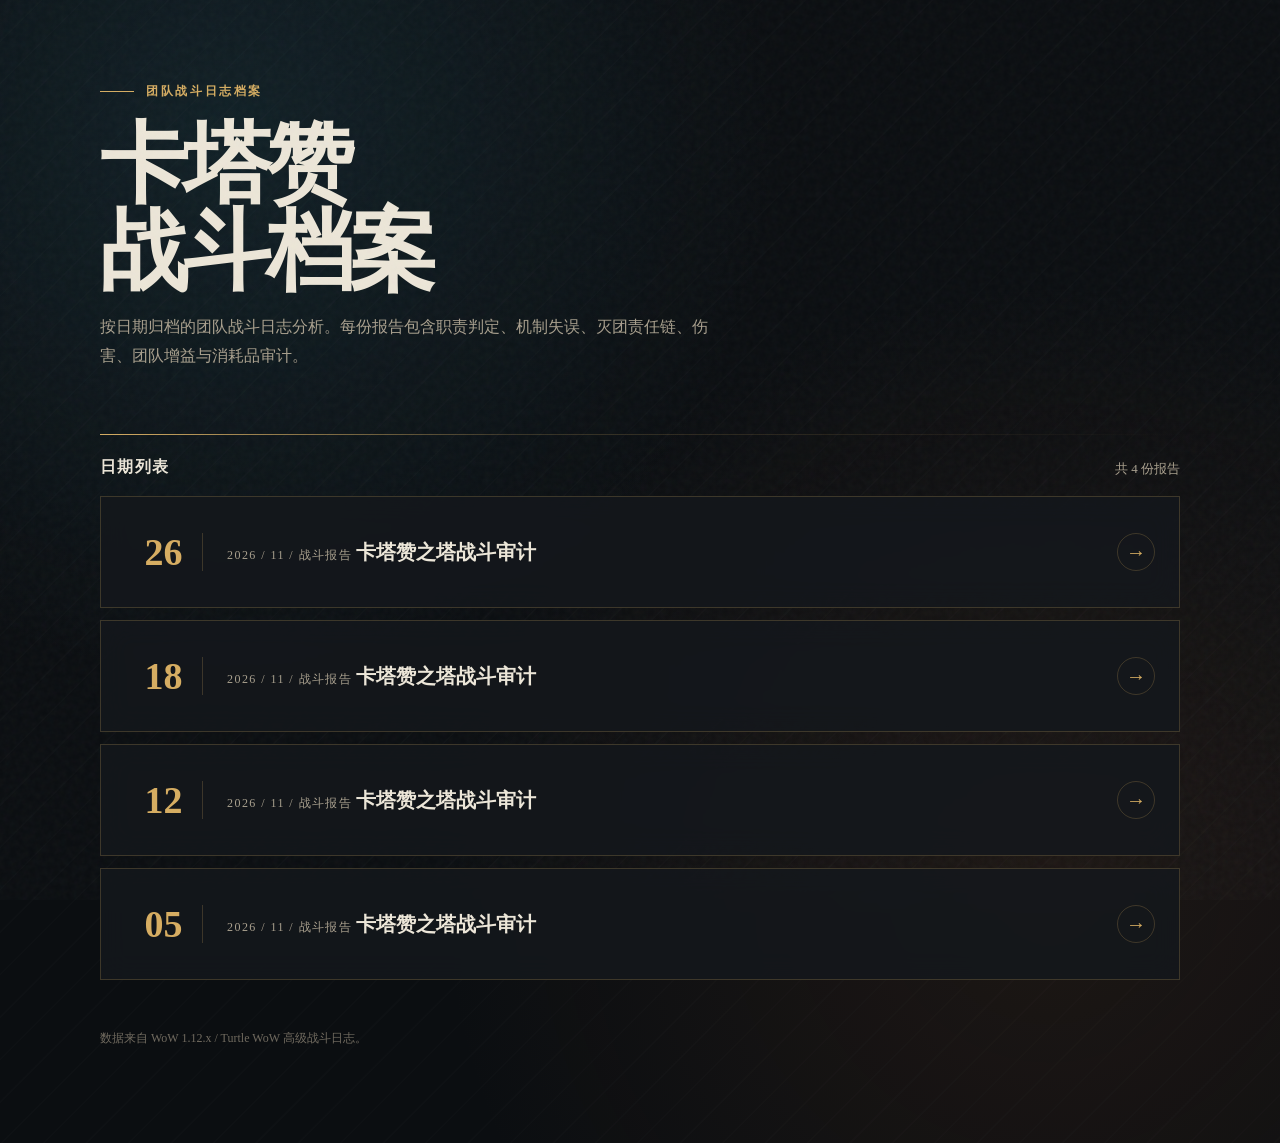
<file: index.html>
<!doctype html>
<html lang="zh-CN">
<head>
  <meta charset="utf-8">
  <meta name="viewport" content="width=device-width, initial-scale=1">
  <meta name="description" content="卡塔赞之塔团队战斗日志分析归档">
  <title>卡塔赞战斗档案</title>
  <style>
    :root {
      color-scheme: dark;
      --ink: #ece6d8;
      --muted: #a9a08e;
      --gold: #d6ad62;
      --gold-soft: rgba(214, 173, 98, .18);
      --line: rgba(214, 173, 98, .22);
      --panel: rgba(20, 24, 28, .86);
      --bg: #0b0e11;
    }
    * { box-sizing: border-box; }
    html { min-height: 100%; background: var(--bg); }
    body {
      min-height: 100vh;
      margin: 0;
      color: var(--ink);
      font-family: "Microsoft YaHei UI", "Noto Serif SC", serif;
      background:
        radial-gradient(circle at 18% 12%, rgba(36, 86, 102, .25), transparent 34rem),
        radial-gradient(circle at 82% 78%, rgba(107, 60, 33, .19), transparent 38rem),
        repeating-linear-gradient(135deg, transparent 0 28px, rgba(255,255,255,.012) 29px 30px),
        var(--bg);
    }
    body::before {
      content: "";
      position: fixed;
      inset: 0;
      pointer-events: none;
      opacity: .17;
      background-image: url("data:image/svg+xml,%3Csvg viewBox='0 0 180 180' xmlns='http://www.w3.org/2000/svg'%3E%3Cfilter id='n'%3E%3CfeTurbulence type='fractalNoise' baseFrequency='.8' numOctaves='3' stitchTiles='stitch'/%3E%3C/filter%3E%3Crect width='100%25' height='100%25' filter='url(%23n)' opacity='.22'/%3E%3C/svg%3E");
    }
    main { width: min(1080px, calc(100% - 40px)); margin: 0 auto; padding: 84px 0 96px; }
    .eyebrow {
      display: flex;
      align-items: center;
      gap: 12px;
      color: var(--gold);
      font: 600 12px/1.2 "Microsoft YaHei UI", sans-serif;
      letter-spacing: .22em;
      text-transform: uppercase;
    }
    .eyebrow::before { content: ""; width: 34px; height: 1px; background: var(--gold); }
    h1 {
      max-width: 780px;
      margin: 24px 0 18px;
      font-size: clamp(42px, 8vw, 88px);
      line-height: .98;
      letter-spacing: -.055em;
      font-weight: 800;
    }
    .intro { max-width: 620px; margin: 0; color: var(--muted); font-size: 16px; line-height: 1.8; }
    .rule { height: 1px; margin: 64px 0 22px; background: linear-gradient(90deg, var(--gold), var(--line) 38%, transparent); }
    .archive-head { display: flex; justify-content: space-between; align-items: end; gap: 20px; margin-bottom: 18px; }
    h2 { margin: 0; font-size: 16px; letter-spacing: .08em; }
    .count { color: var(--muted); font-size: 13px; }
    .reports { display: grid; gap: 12px; }
    .report {
      position: relative;
      display: grid;
      grid-template-columns: 78px 1fr auto;
      align-items: center;
      gap: 24px;
      min-height: 112px;
      padding: 20px 24px;
      overflow: hidden;
      color: inherit;
      text-decoration: none;
      border: 1px solid var(--line);
      background: var(--panel);
      backdrop-filter: blur(14px);
      transition: transform .25s ease, border-color .25s ease, background .25s ease;
      animation: reveal .55s both;
    }
    .report::after {
      content: "";
      position: absolute;
      inset: auto 0 0;
      height: 2px;
      background: var(--gold);
      transform: scaleX(0);
      transform-origin: left;
      transition: transform .3s ease;
    }
    .report:hover, .report:focus-visible {
      transform: translateX(8px);
      border-color: rgba(214, 173, 98, .58);
      background: rgba(27, 31, 35, .95);
      outline: none;
    }
    .report:hover::after, .report:focus-visible::after { transform: scaleX(1); }
    .day {
      color: var(--gold);
      font: 800 38px/1 Georgia, serif;
      text-align: center;
      border-right: 1px solid var(--line);
    }
    .meta { color: var(--muted); font-size: 12px; letter-spacing: .12em; }
    .title { margin-top: 7px; font-size: 20px; font-weight: 700; }
    .arrow {
      width: 38px;
      height: 38px;
      display: grid;
      place-items: center;
      border: 1px solid var(--line);
      border-radius: 50%;
      color: var(--gold);
      font-size: 20px;
    }
    footer { margin-top: 50px; color: #706a5f; font-size: 12px; }
    @keyframes reveal { from { opacity: 0; transform: translateY(14px); } }
    @media (max-width: 600px) {
      main { width: min(100% - 28px, 1080px); padding-top: 52px; }
      .rule { margin-top: 44px; }
      .report { grid-template-columns: 58px 1fr; gap: 16px; padding: 18px 16px; }
      .day { font-size: 30px; }
      .arrow { display: none; }
    }
    @media (prefers-reduced-motion: reduce) {
      .report { animation: none; transition: none; }
    }
  </style>
</head>
<body>
  <main>
    <div class="eyebrow">团队战斗日志档案</div>
    <h1>卡塔赞<br>战斗档案</h1>
    <p class="intro">按日期归档的团队战斗日志分析。每份报告包含职责判定、机制失误、灭团责任链、伤害、团队增益与消耗品审计。</p>
    <div class="rule"></div>
    <section aria-labelledby="archive-title">
      <div class="archive-head">
        <h2 id="archive-title">日期列表</h2>
        <span class="count">共 4 份报告</span>
      </div>
      <div class="reports">
        <a class="report" href="reports/2026-11-26/" style="animation-delay:0ms">
          <span class="day">26</span>
          <span>
            <span class="meta">2026 / 11 / 战斗报告</span>
            <span class="title">卡塔赞之塔战斗审计</span>
          </span>
          <span class="arrow" aria-hidden="true">→</span>
        </a>
        <a class="report" href="reports/2026-11-18/" style="animation-delay:70ms">
          <span class="day">18</span>
          <span>
            <span class="meta">2026 / 11 / 战斗报告</span>
            <span class="title">卡塔赞之塔战斗审计</span>
          </span>
          <span class="arrow" aria-hidden="true">→</span>
        </a>
        <a class="report" href="reports/2026-11-12/" style="animation-delay:140ms">
          <span class="day">12</span>
          <span>
            <span class="meta">2026 / 11 / 战斗报告</span>
            <span class="title">卡塔赞之塔战斗审计</span>
          </span>
          <span class="arrow" aria-hidden="true">→</span>
        </a>
        <a class="report" href="reports/2026-11-05/" style="animation-delay:210ms">
          <span class="day">05</span>
          <span>
            <span class="meta">2026 / 11 / 战斗报告</span>
            <span class="title">卡塔赞之塔战斗审计</span>
          </span>
          <span class="arrow" aria-hidden="true">→</span>
        </a>
      </div>
    </section>
    <footer>数据来自 WoW 1.12.x / Turtle WoW 高级战斗日志。</footer>
  </main>
</body>
</html>
</file>
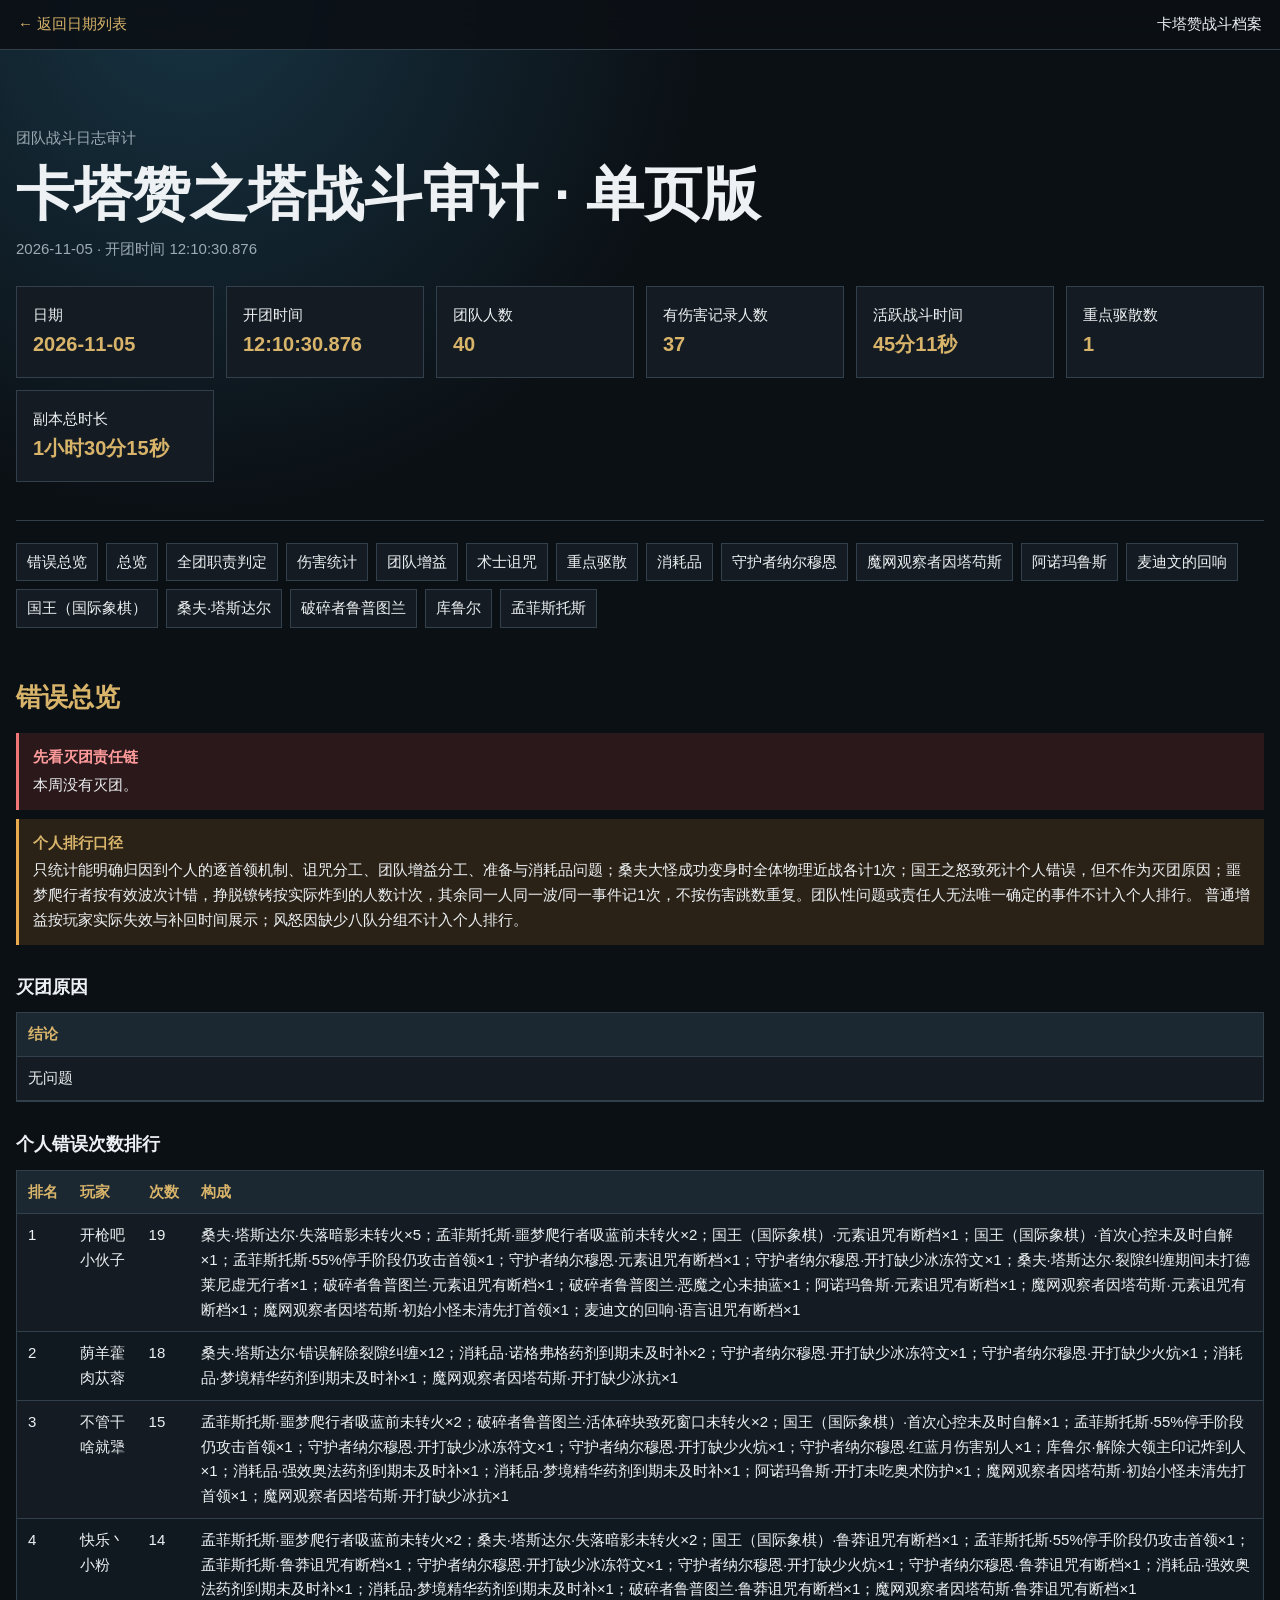
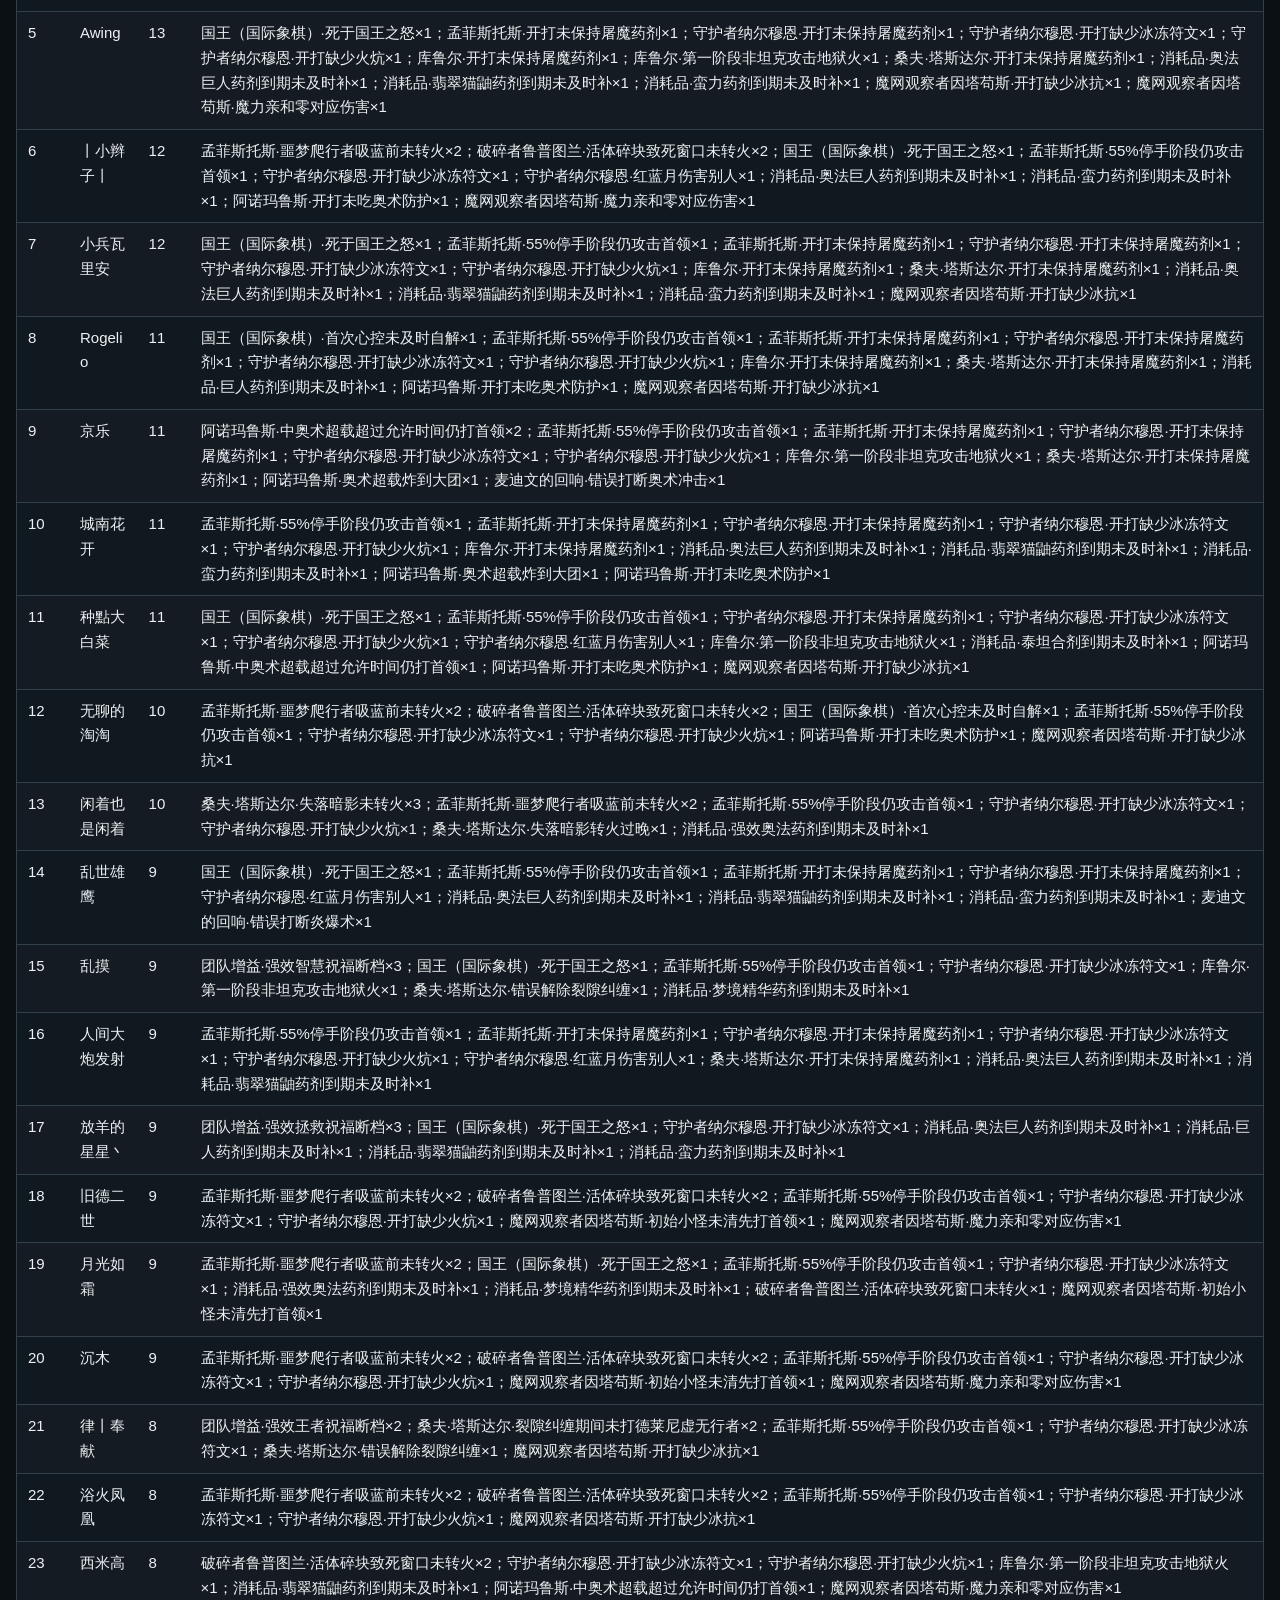
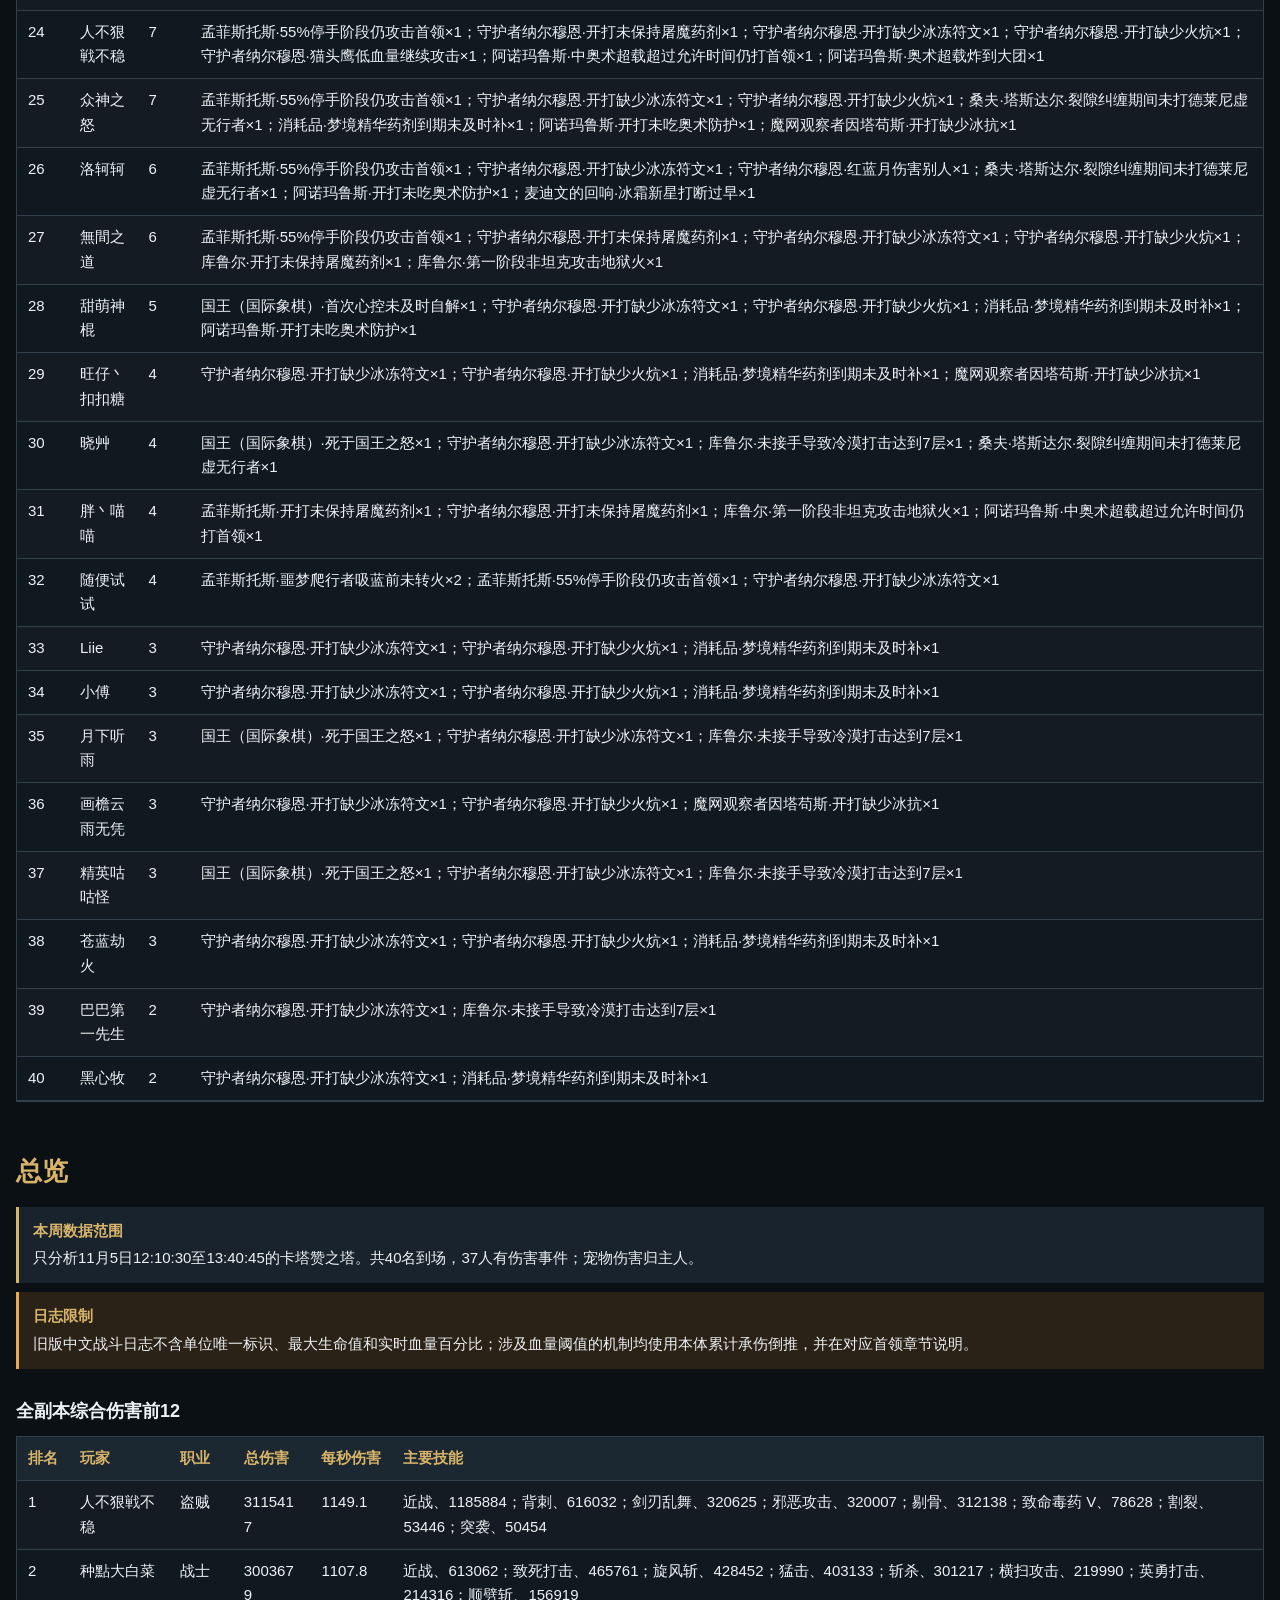
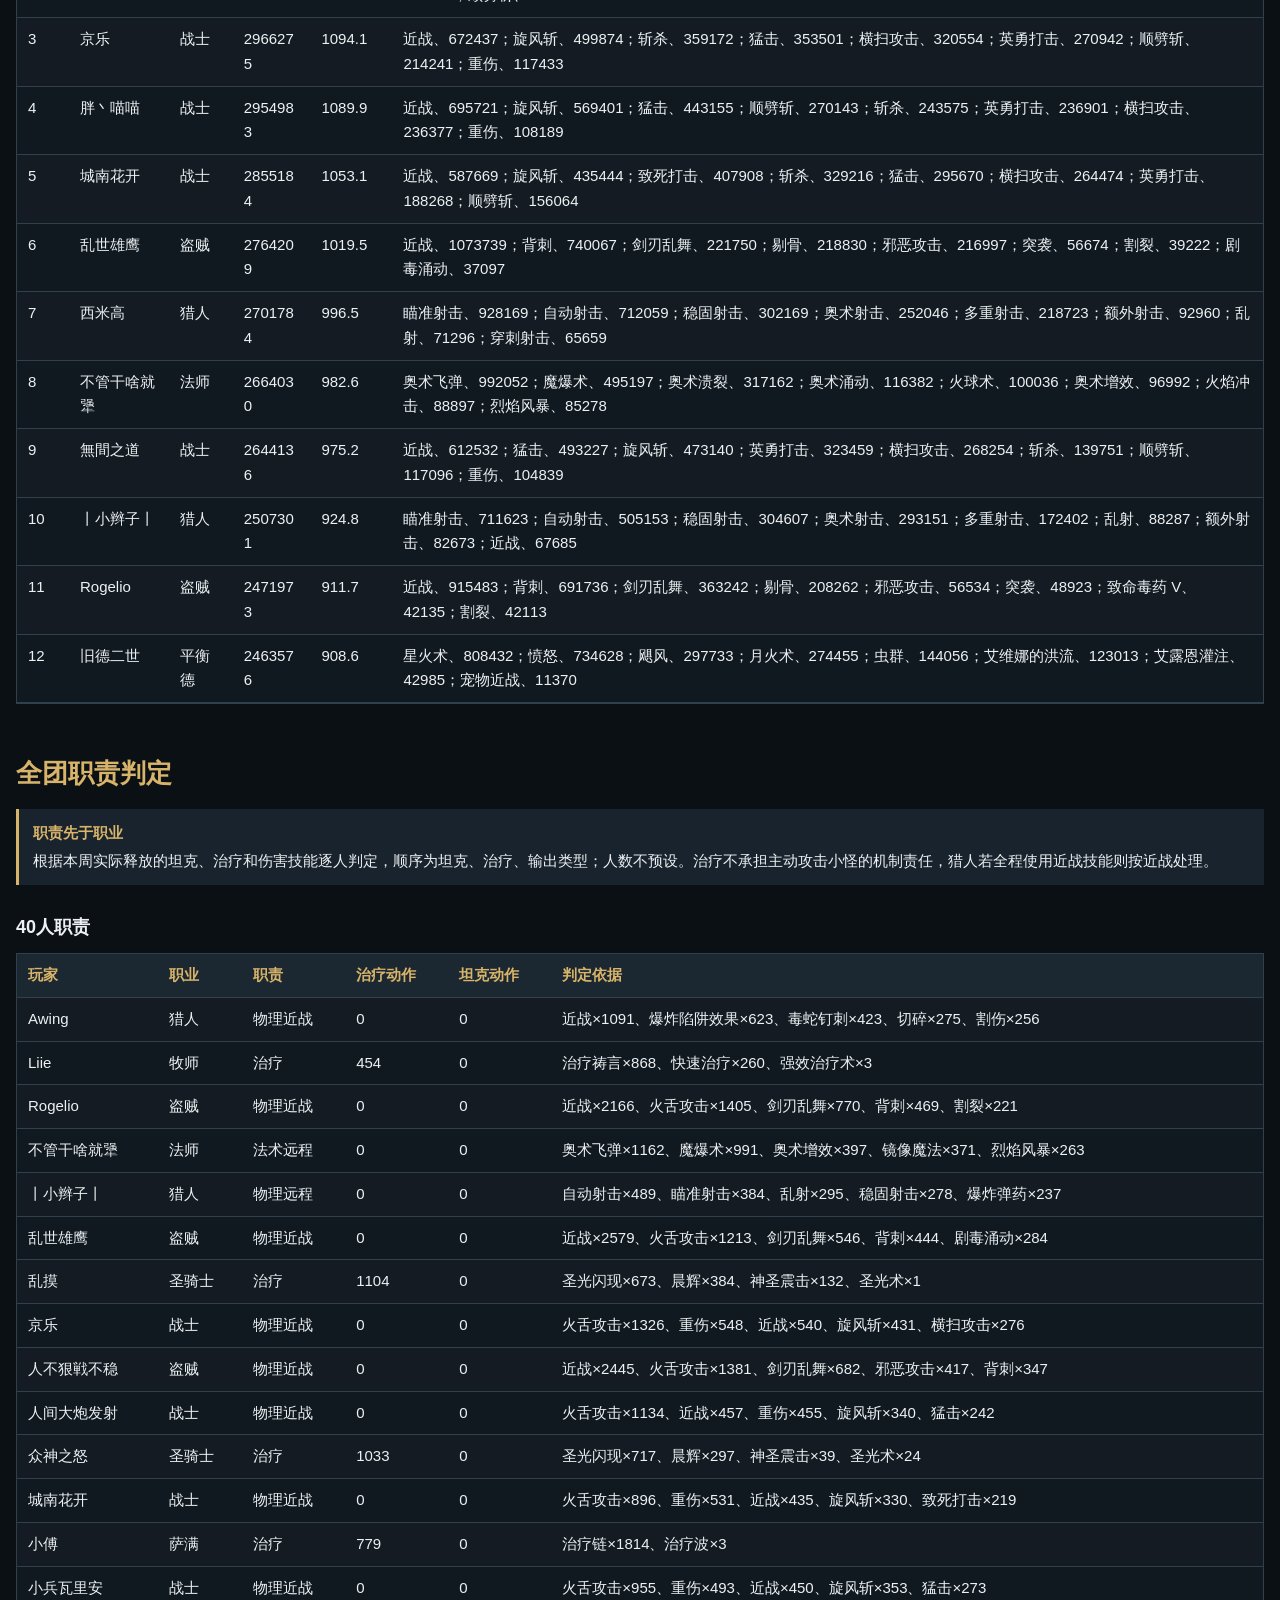
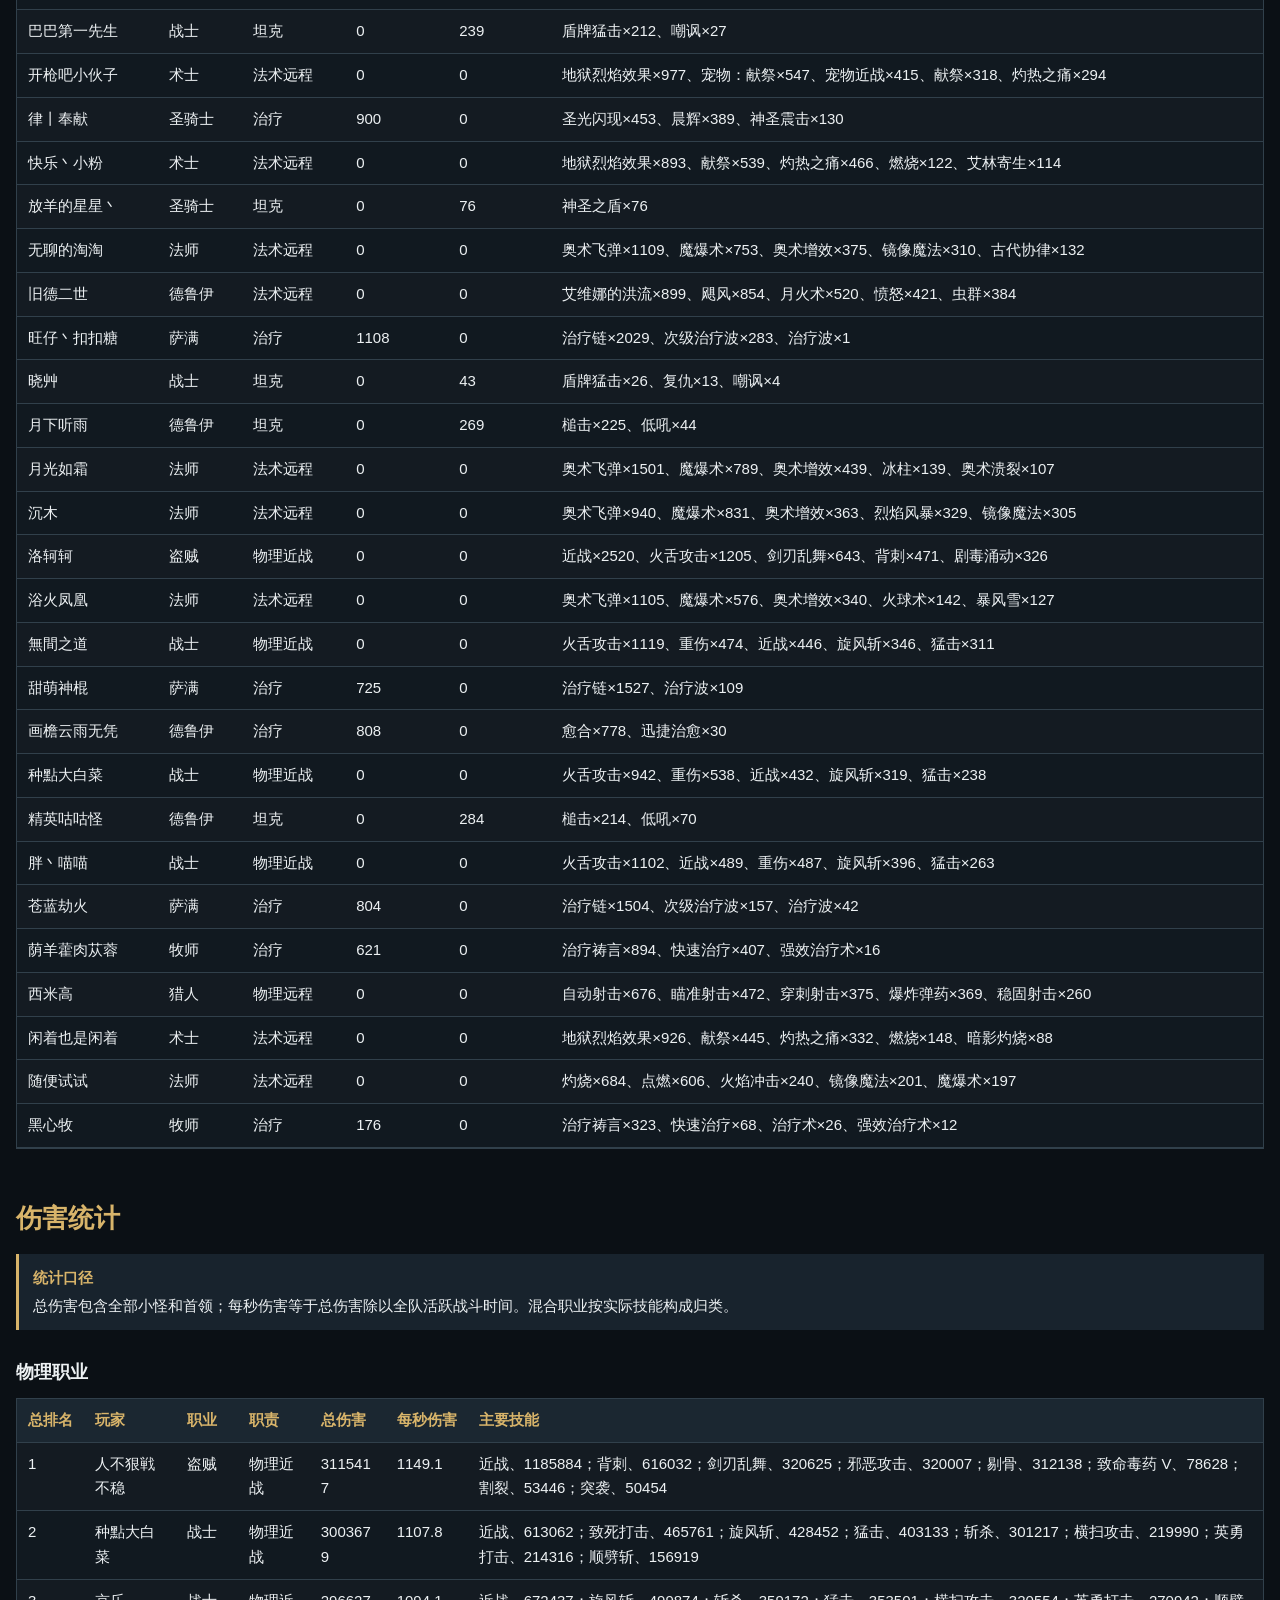
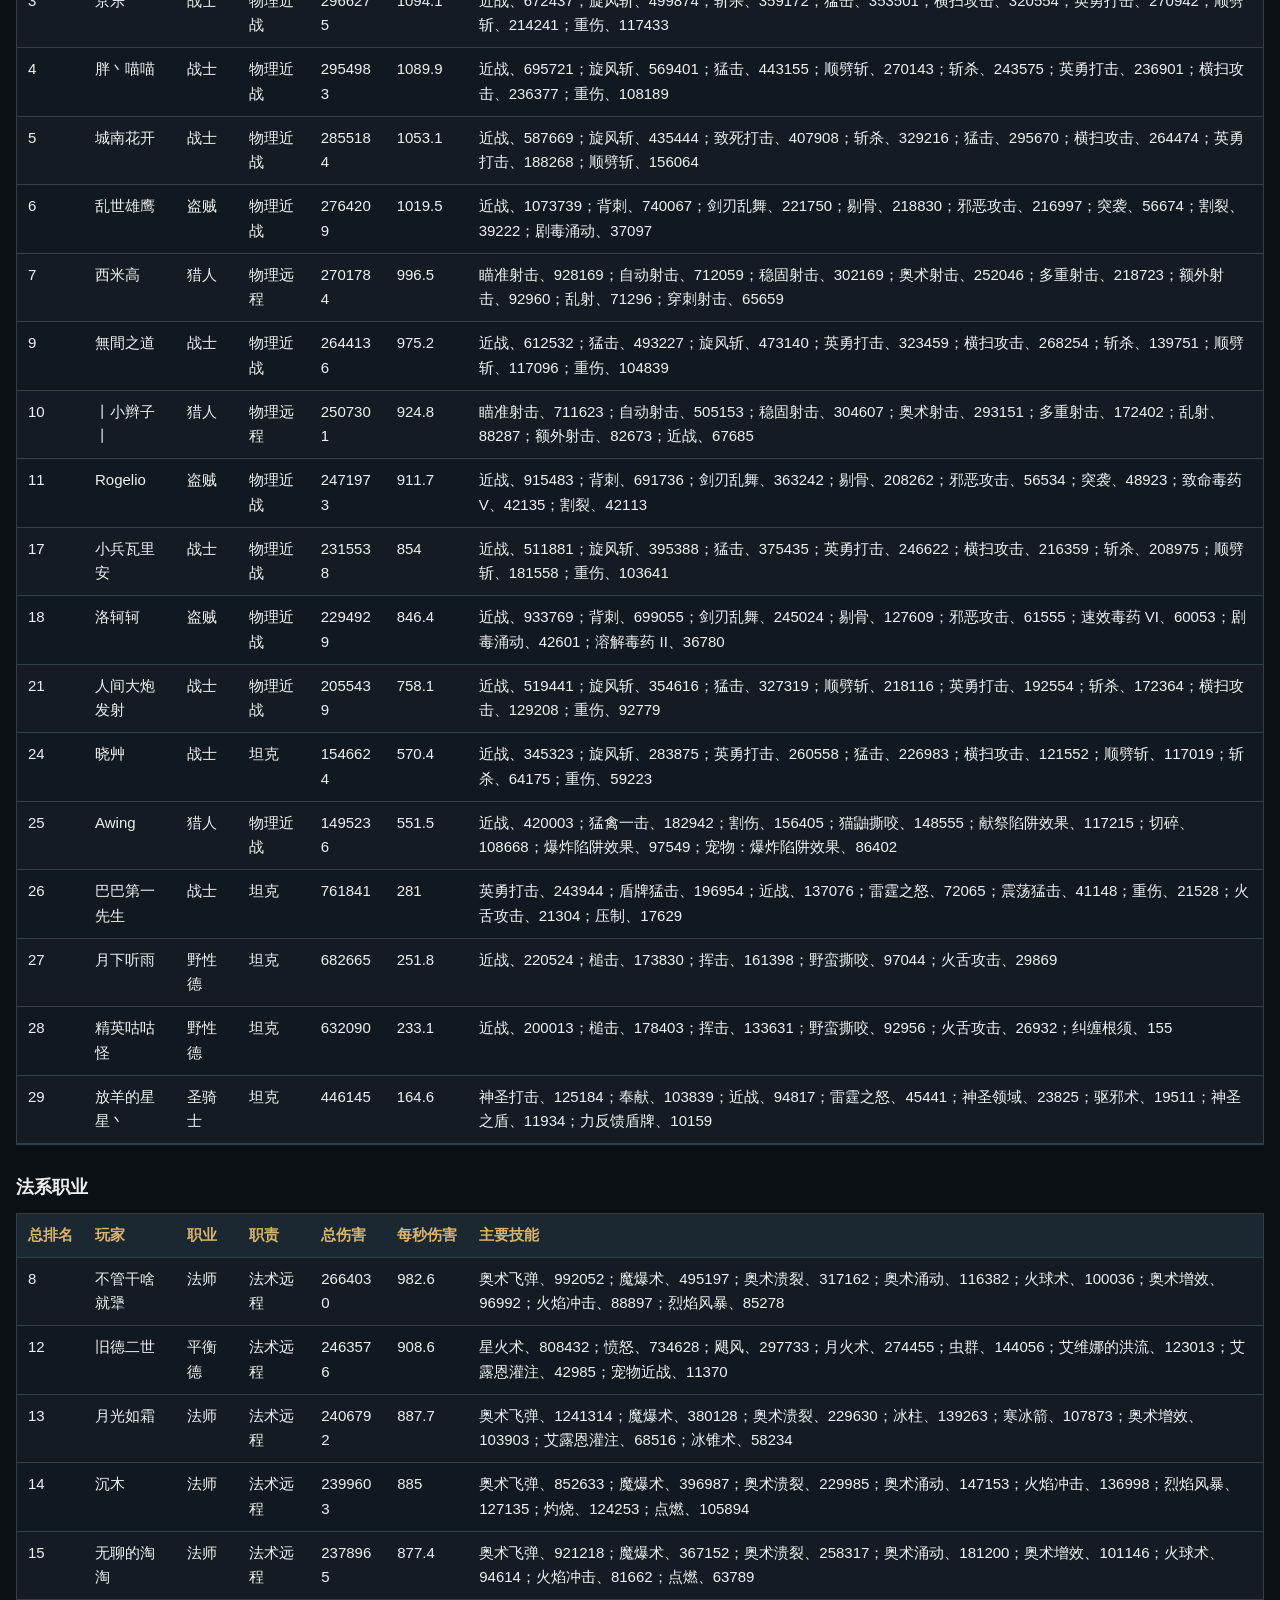
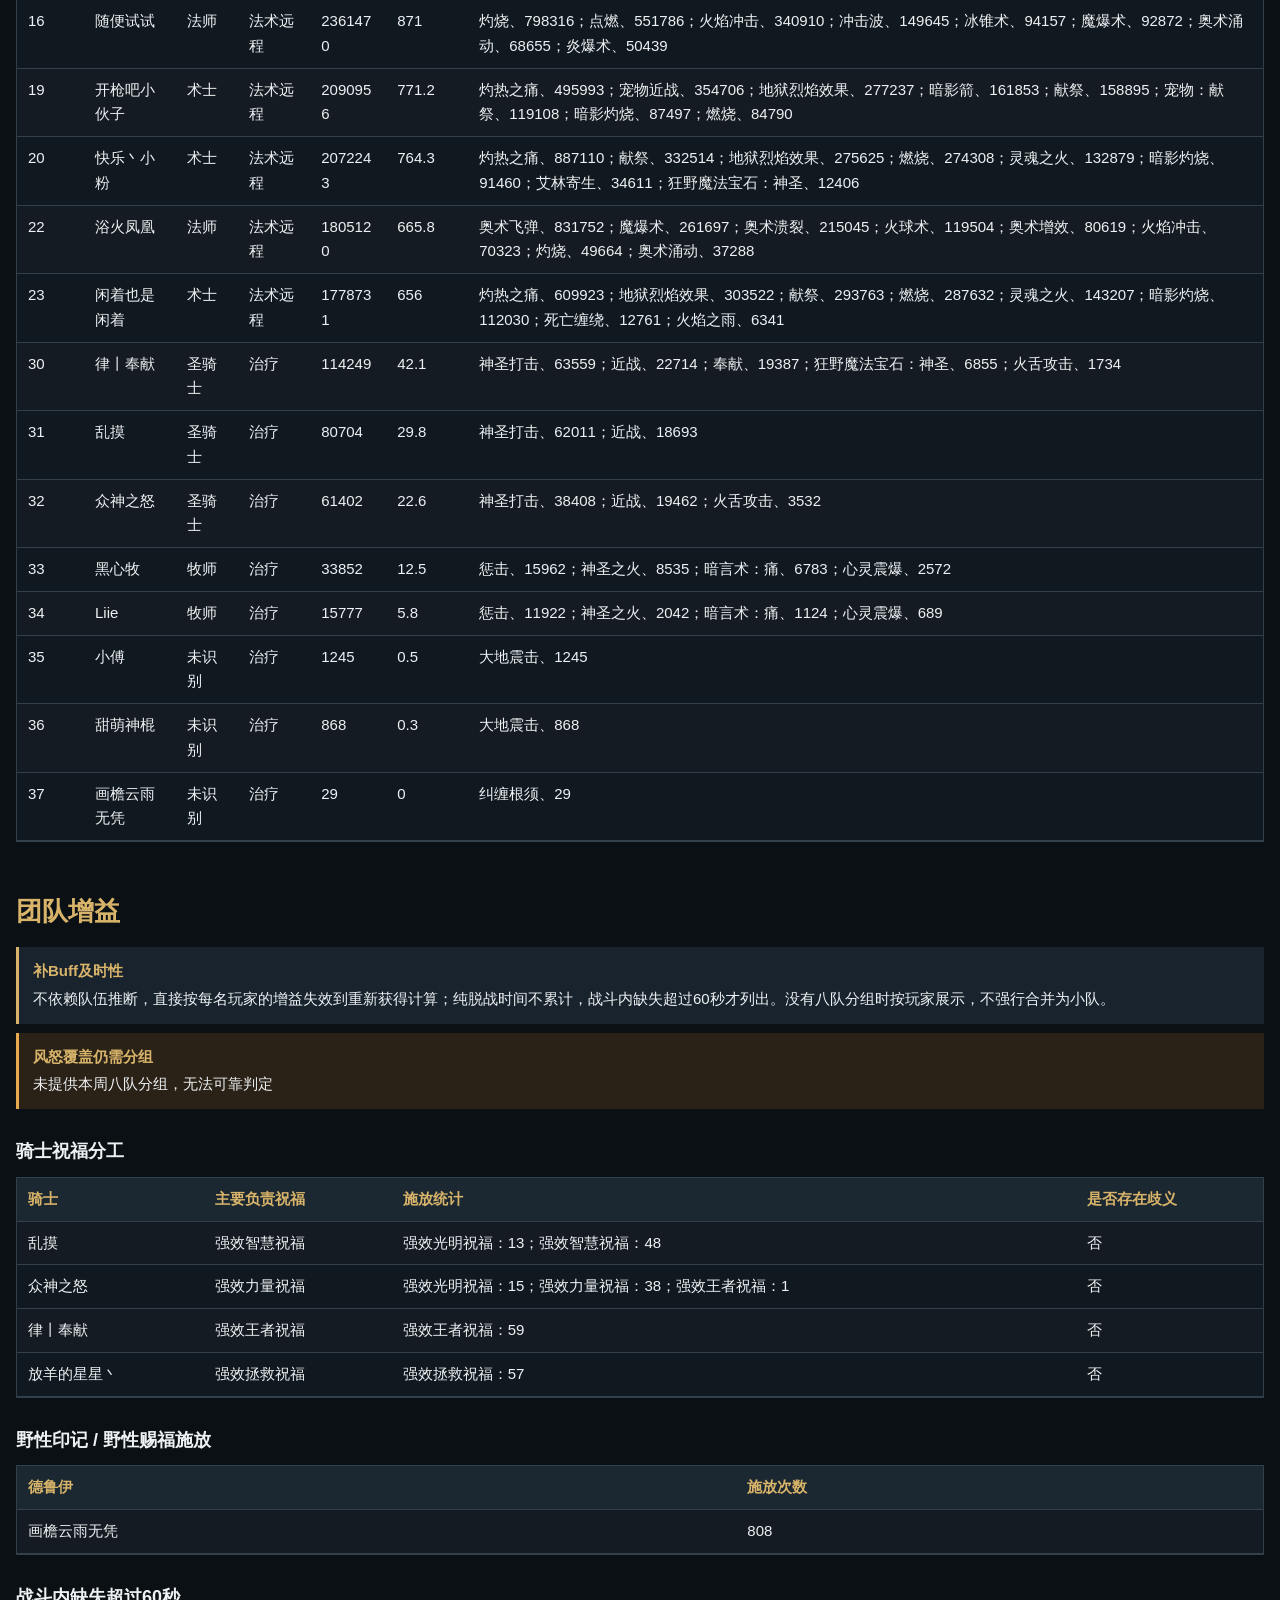
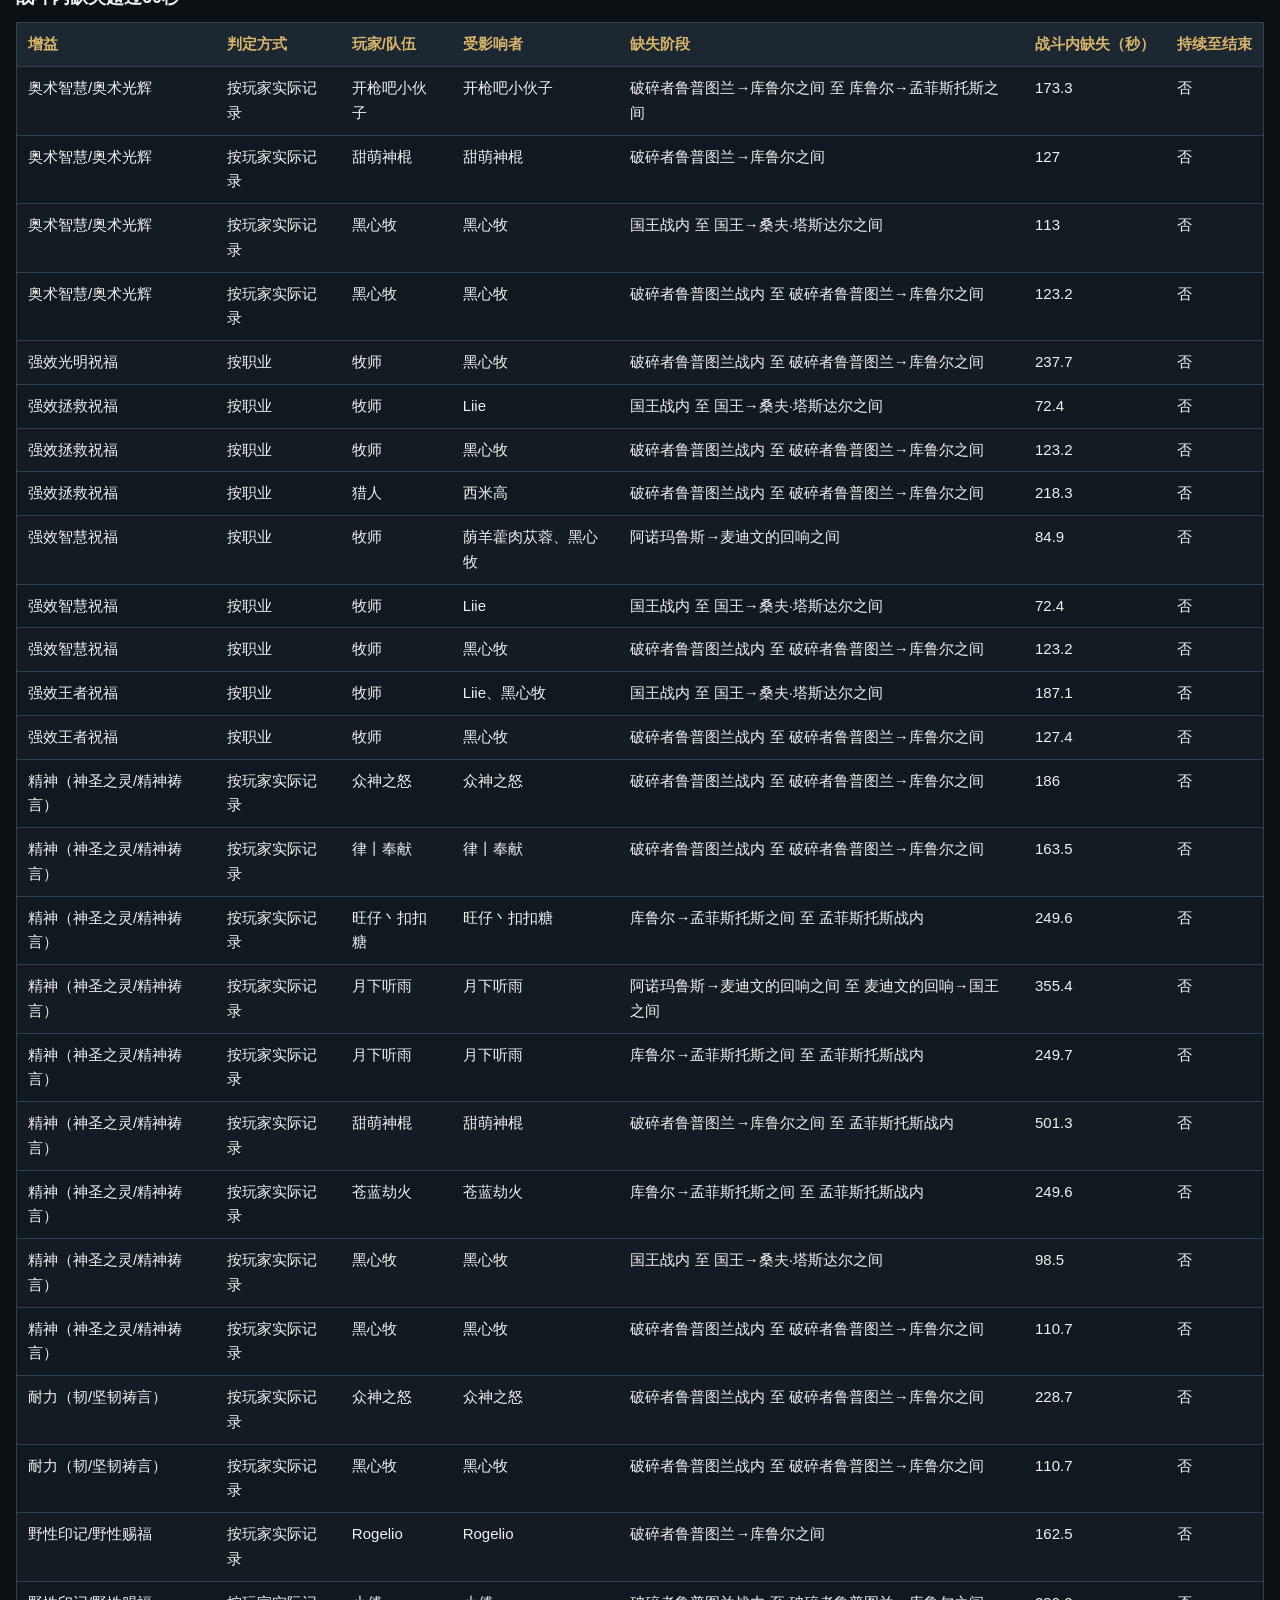
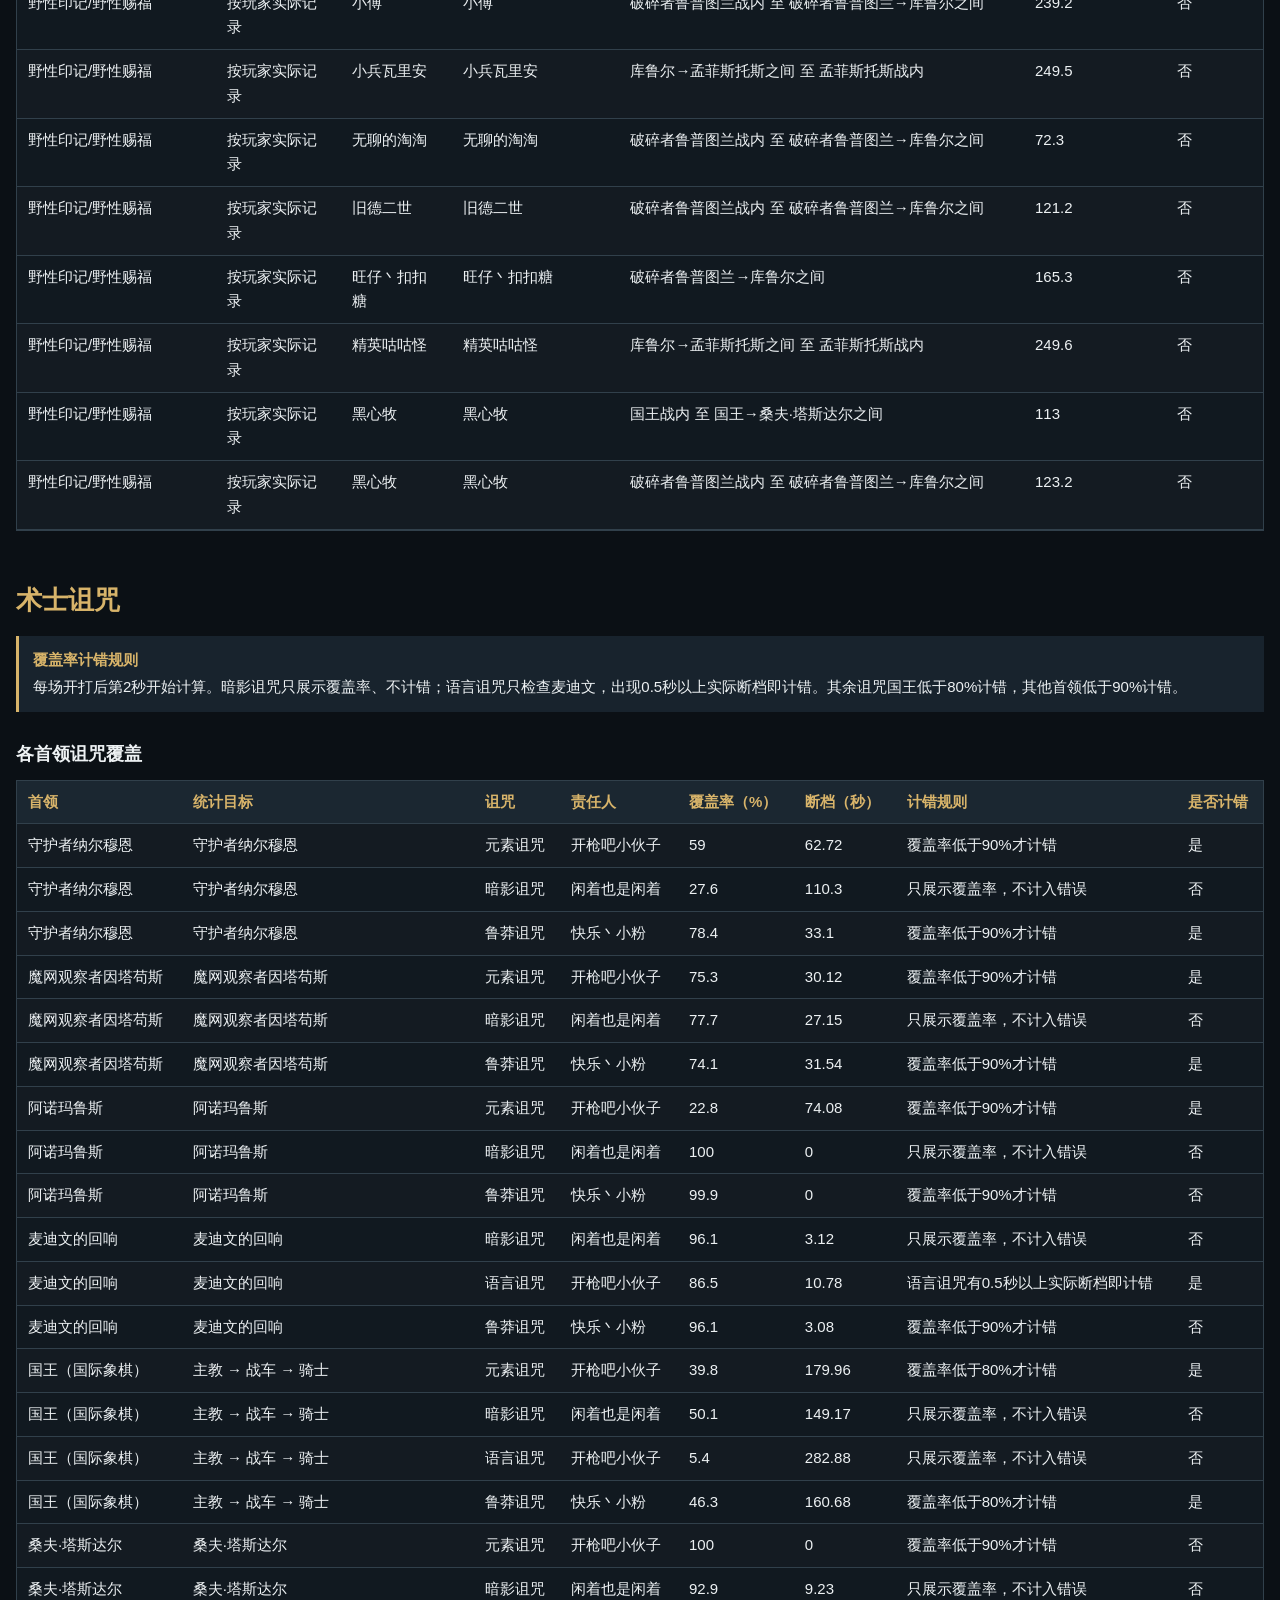
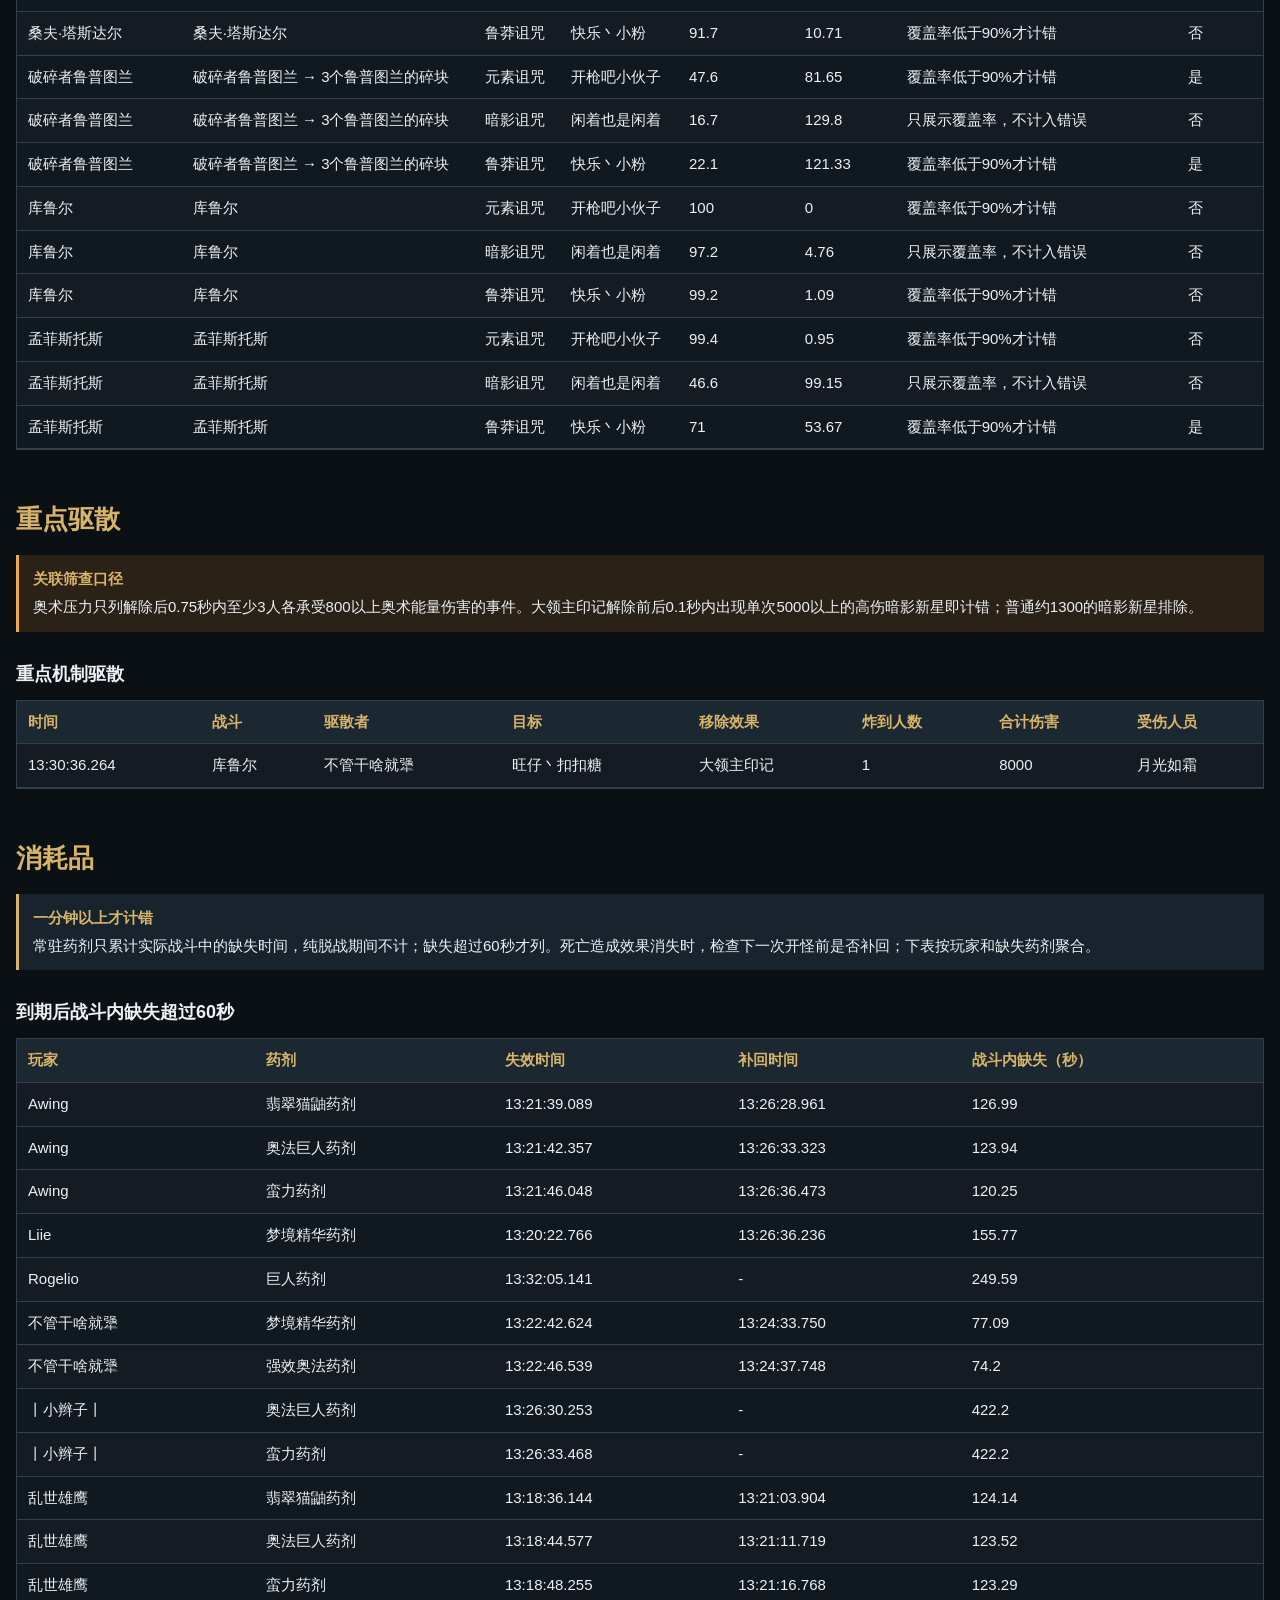
<file: reports/2026-11-05/index.html>
<!doctype html>
<html lang="zh-CN">
<head>
  <meta charset="utf-8">
  <meta name="viewport" content="width=device-width,initial-scale=1">
  <meta name="description" content="卡塔赞之塔团队战斗日志分析">
  <title>卡塔赞之塔战斗审计</title>
  <link rel="stylesheet" href="../../assets/report.css?v=9a6001d34090">
  <script defer src="../../assets/report.js?v=9a6001d34090"></script>
</head>
<body>
  <nav class="site-nav" aria-label="站点导航">
    <a href="../../">← 返回日期列表</a>
    <span>卡塔赞战斗档案</span>
  </nav>
  <main id="report-root" aria-live="polite">
    <p class="loading">正在加载战斗报告……</p>
  </main>
</body>
</html>
</file>
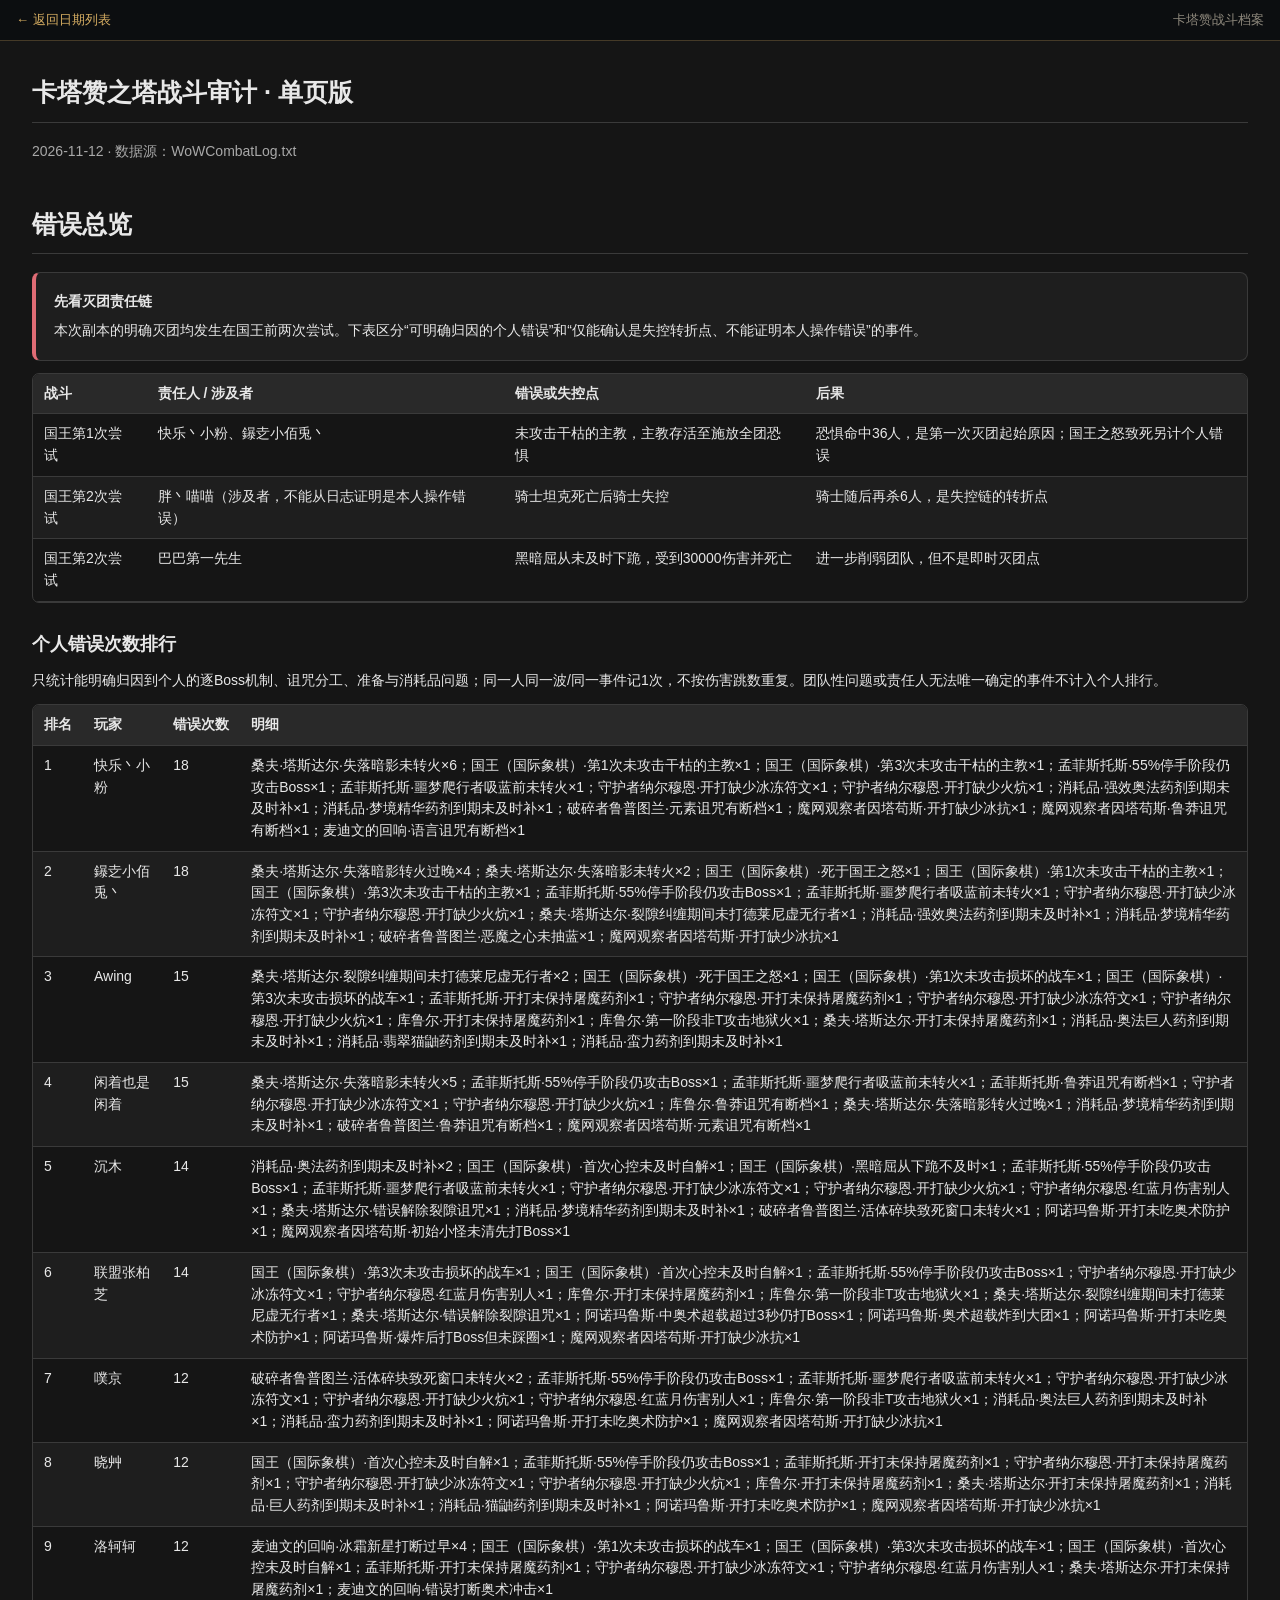
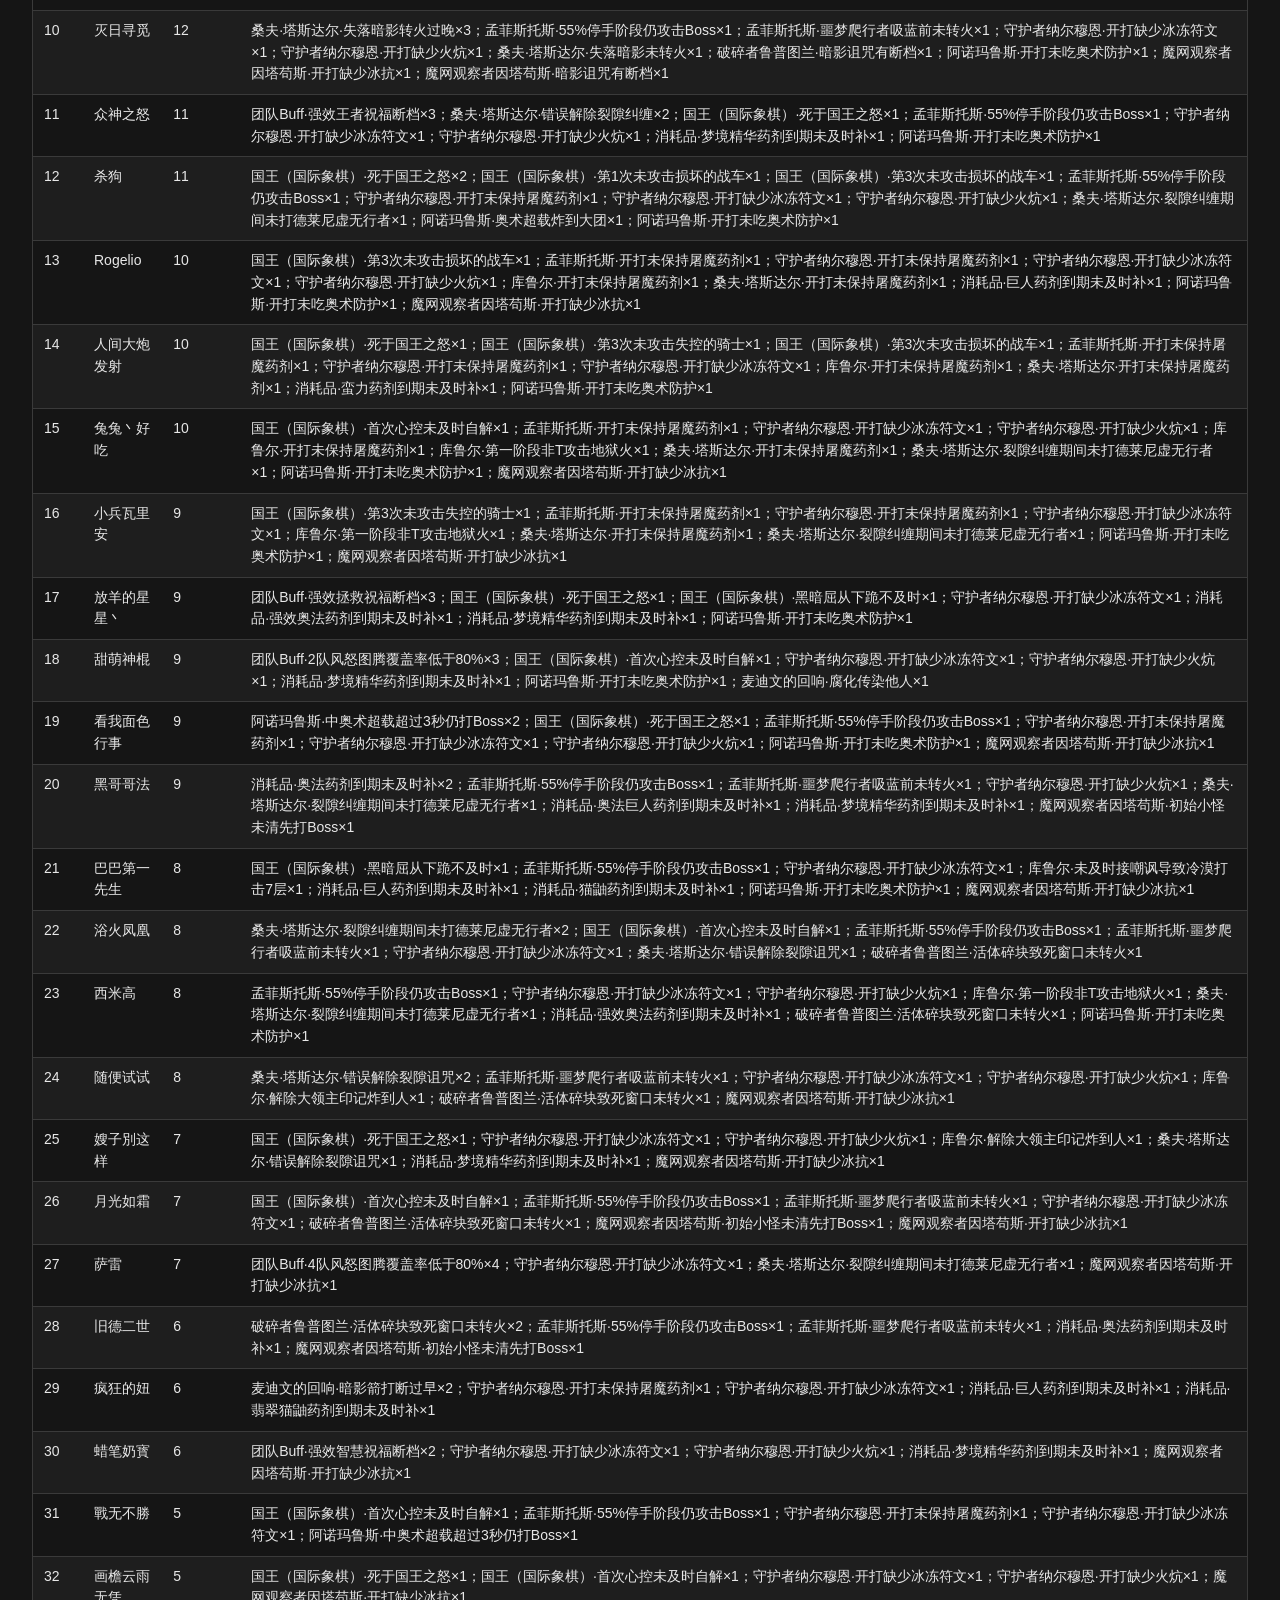
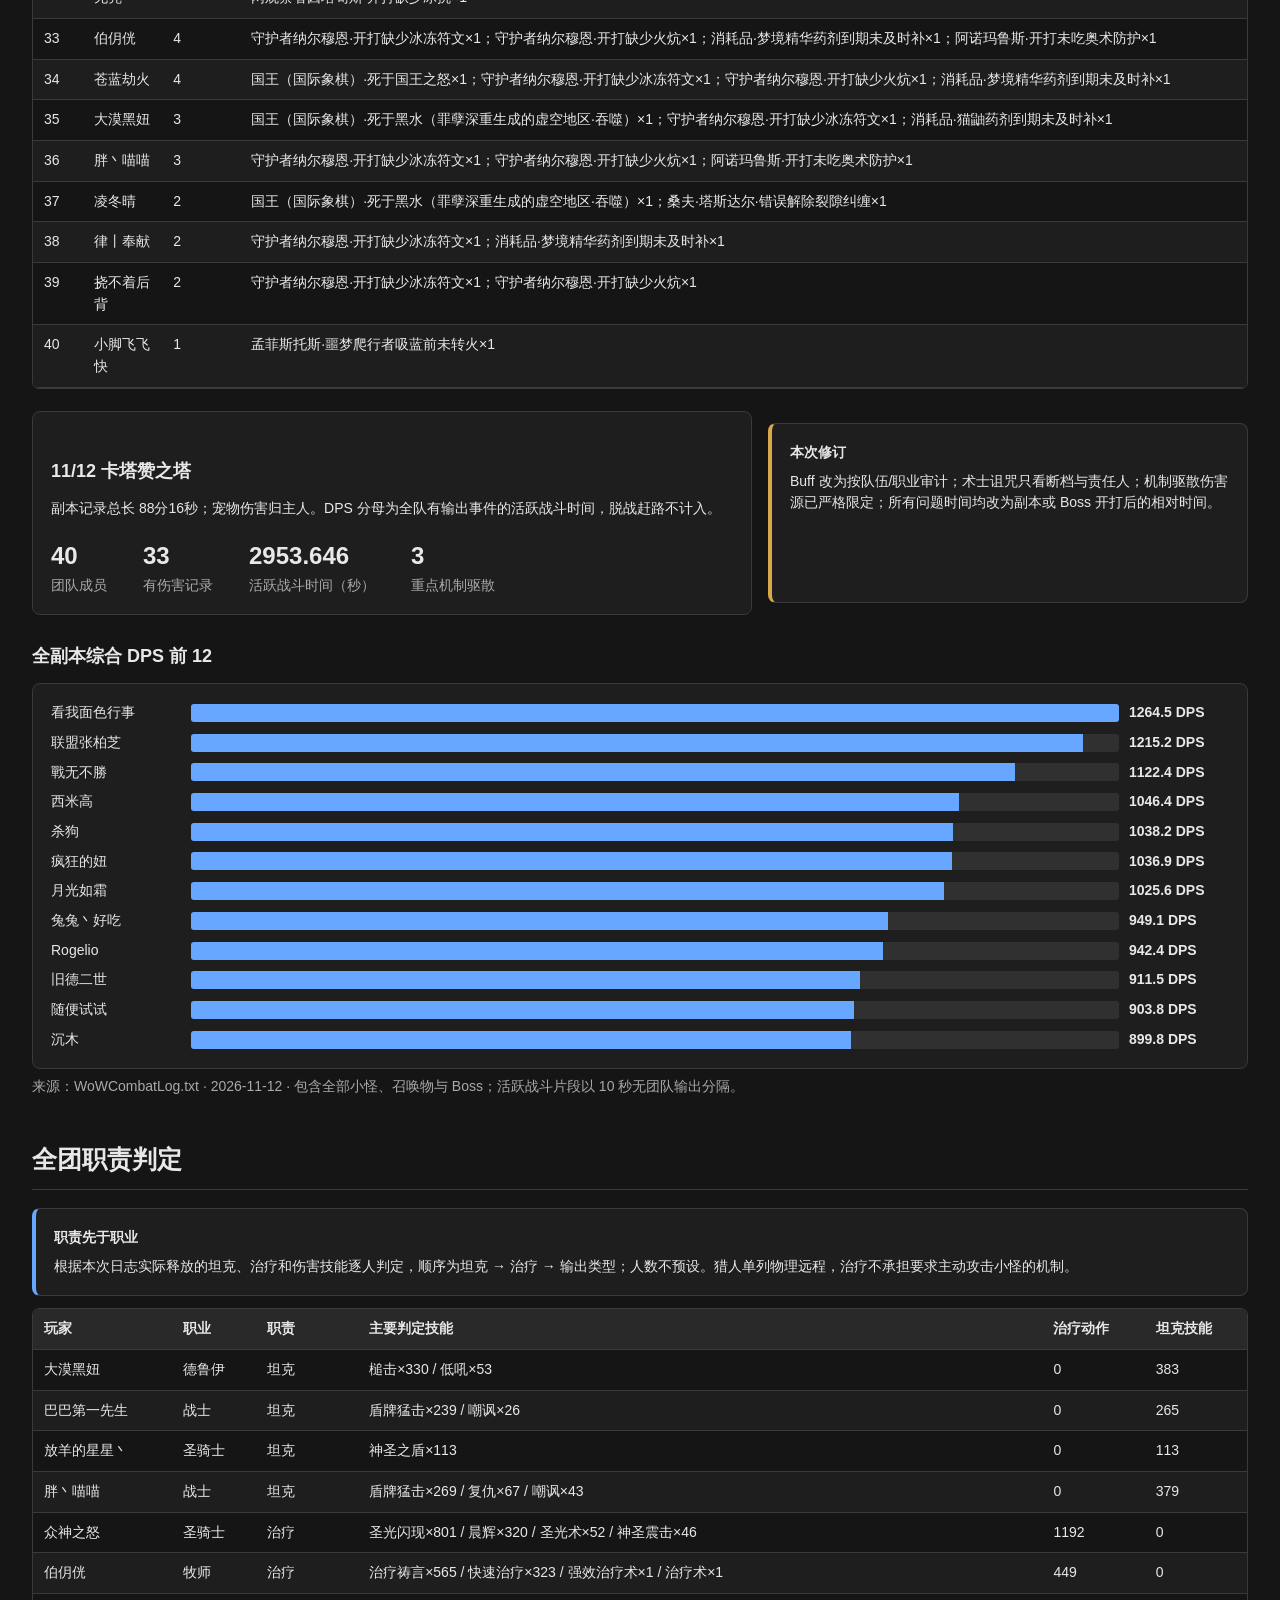
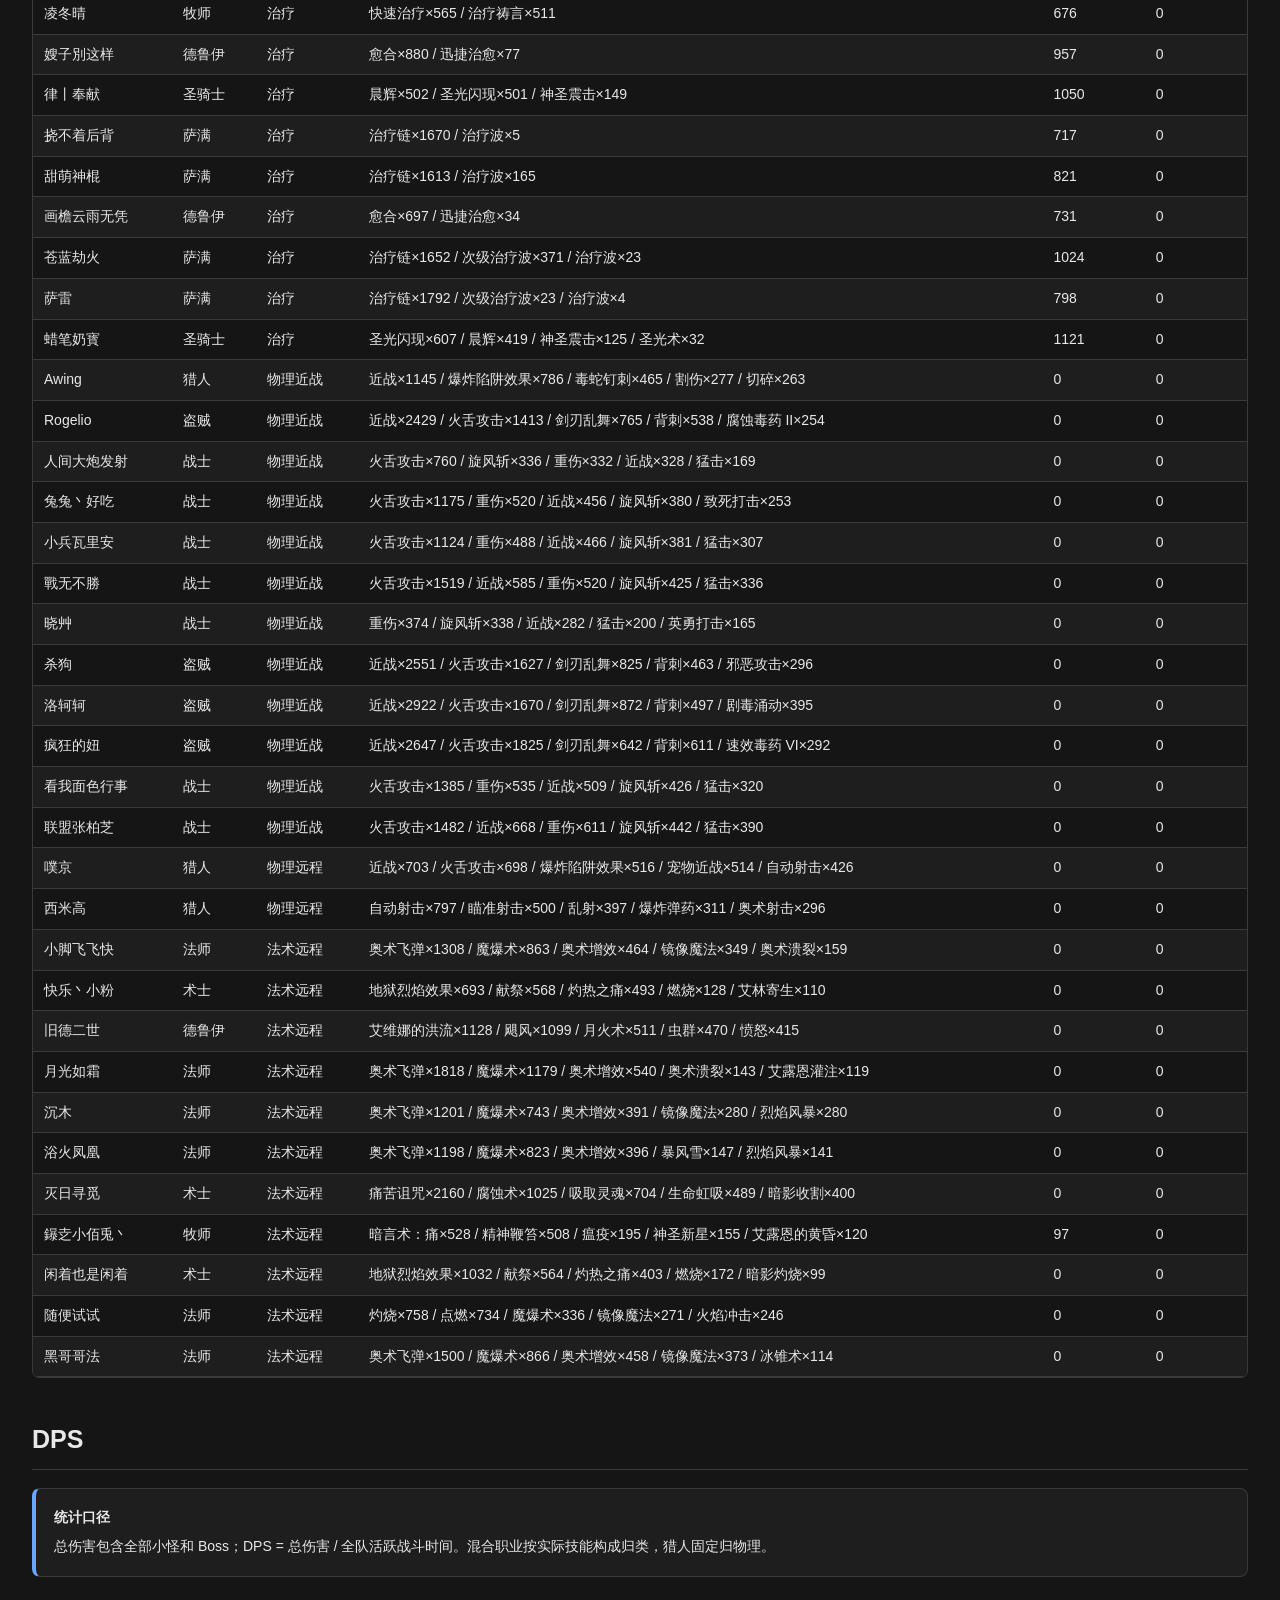
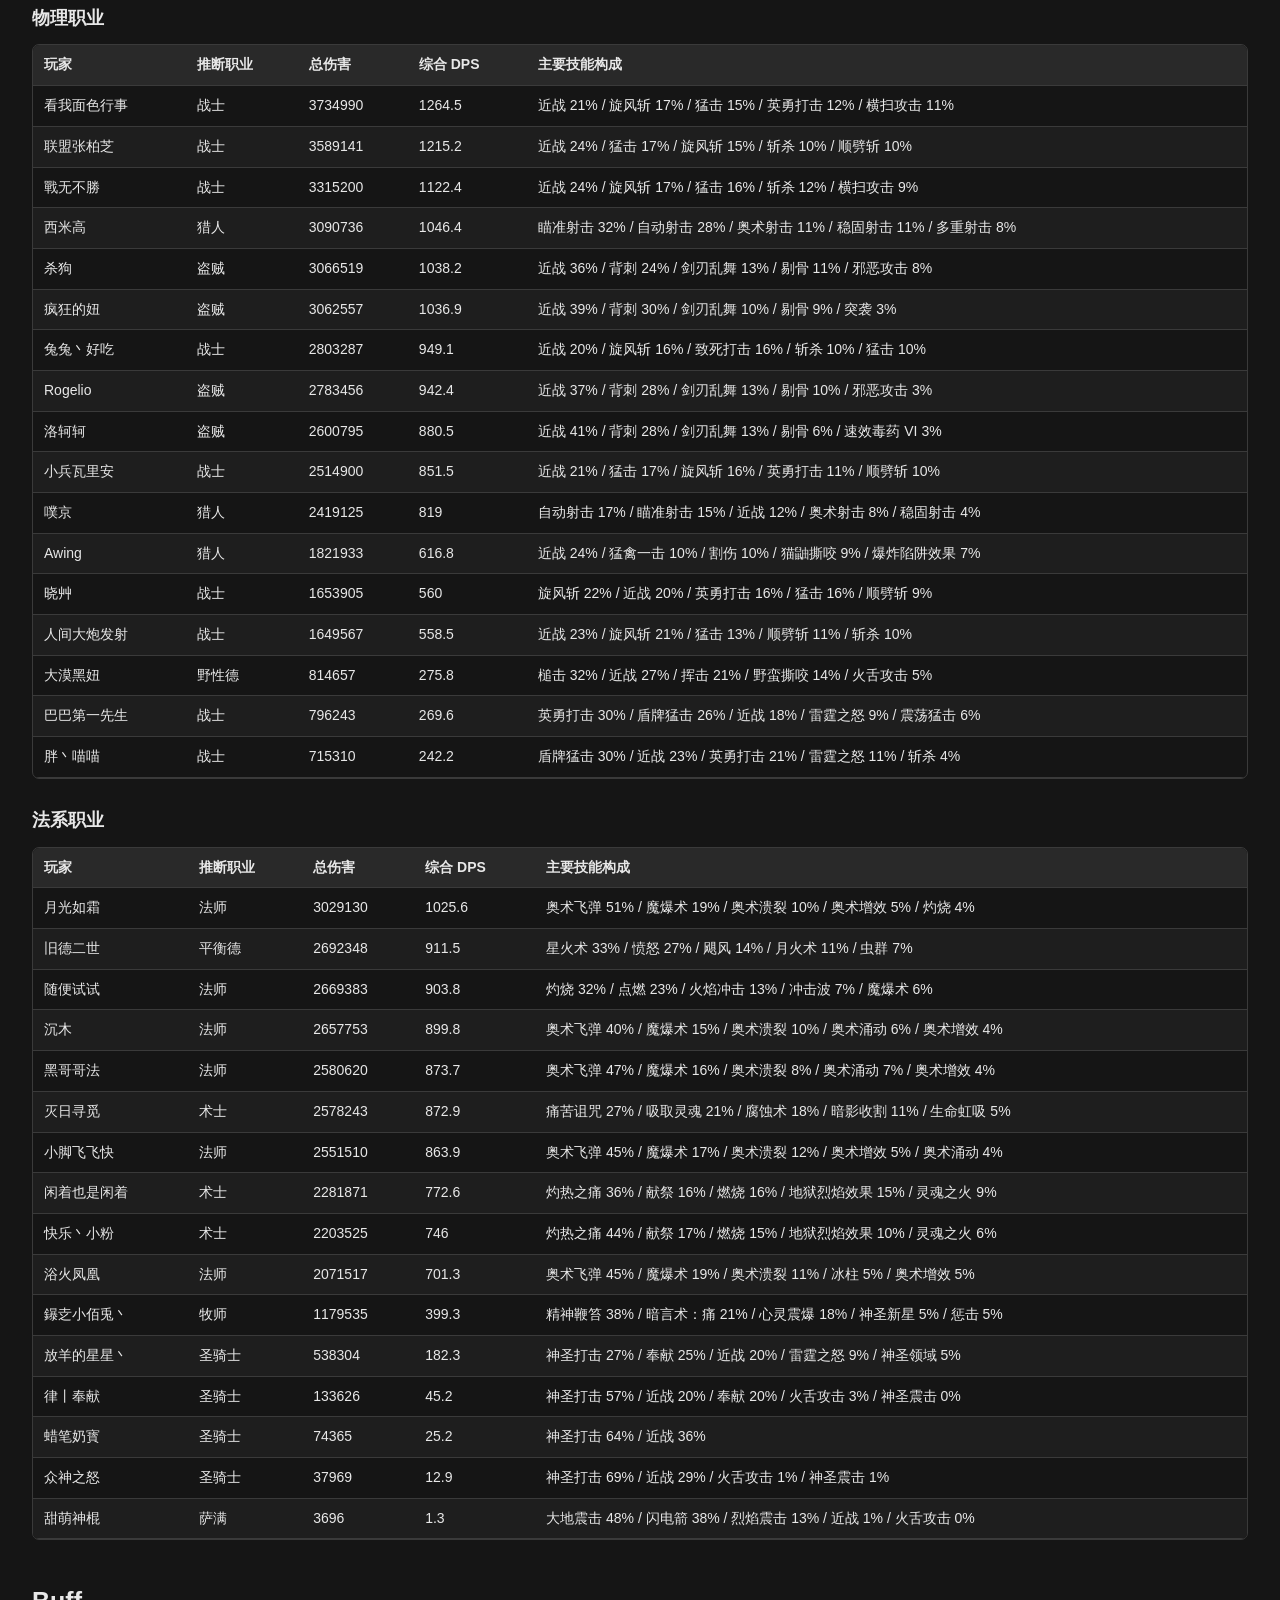
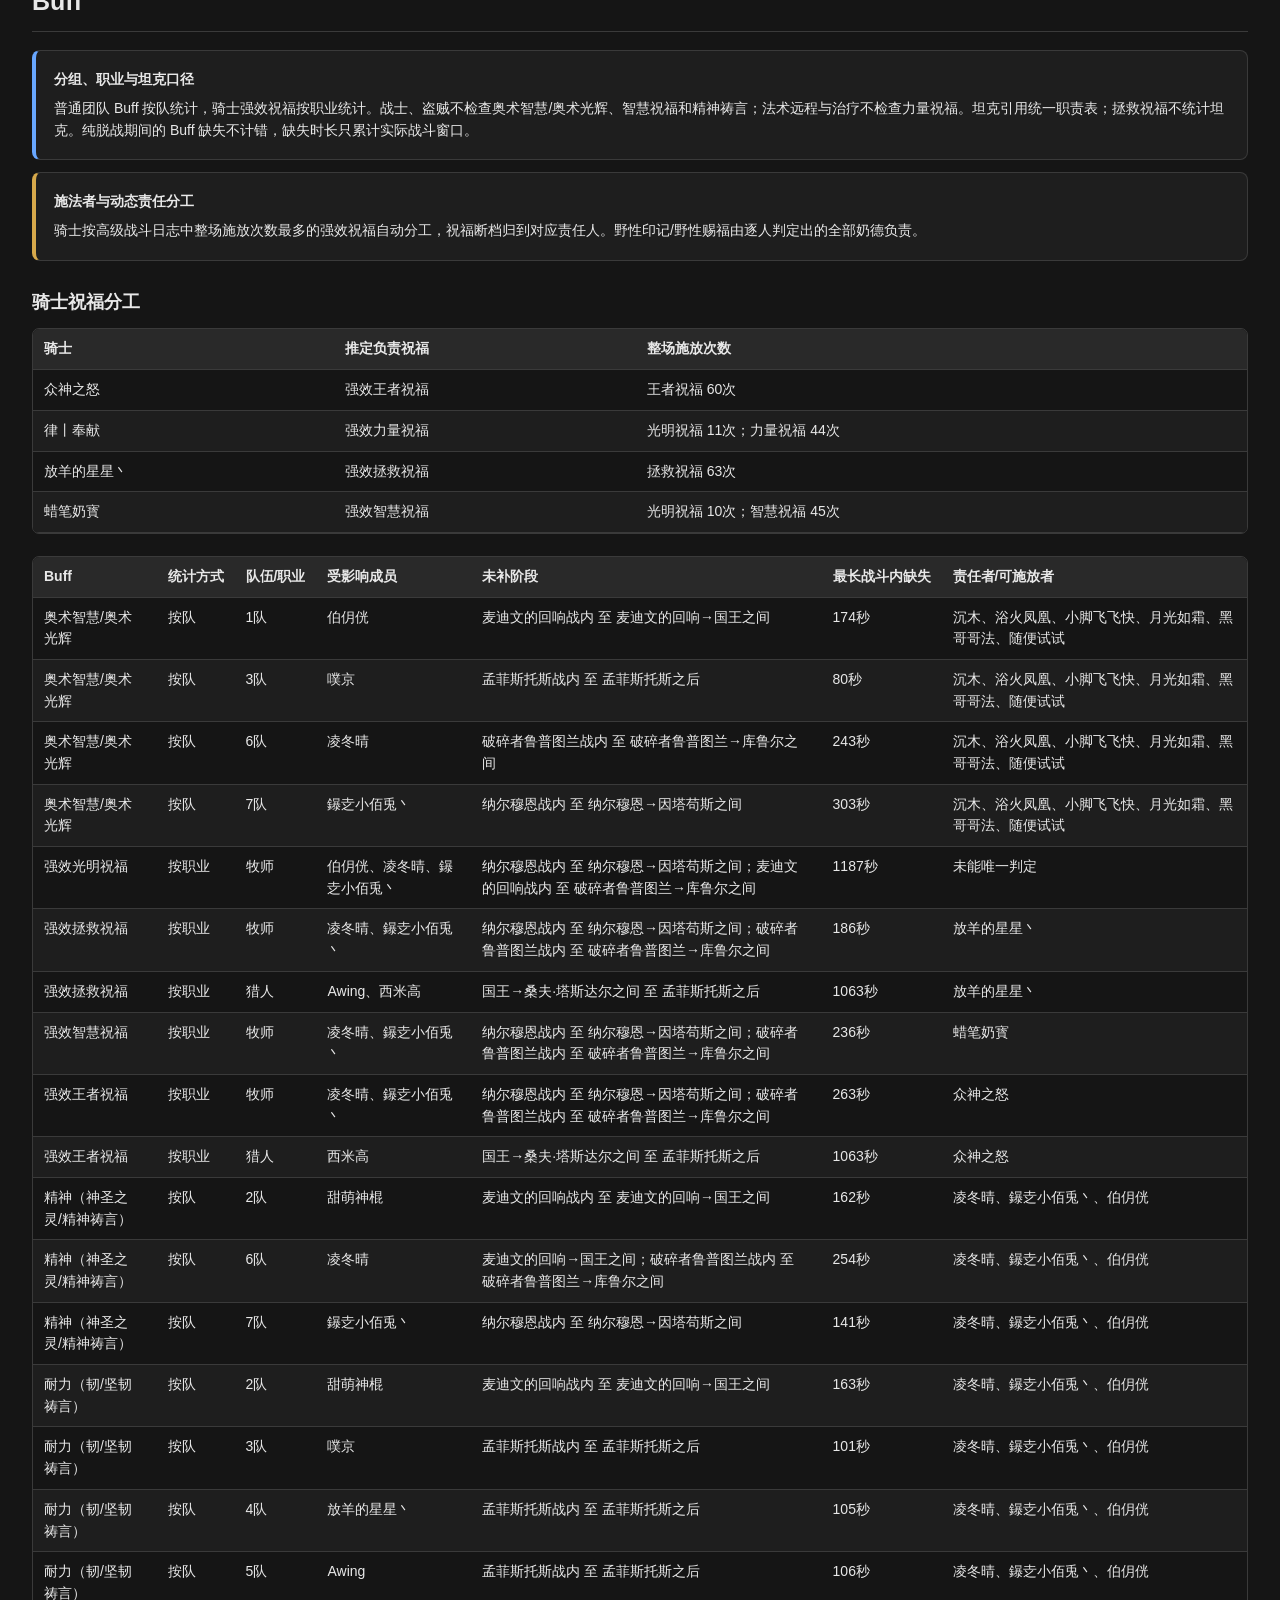
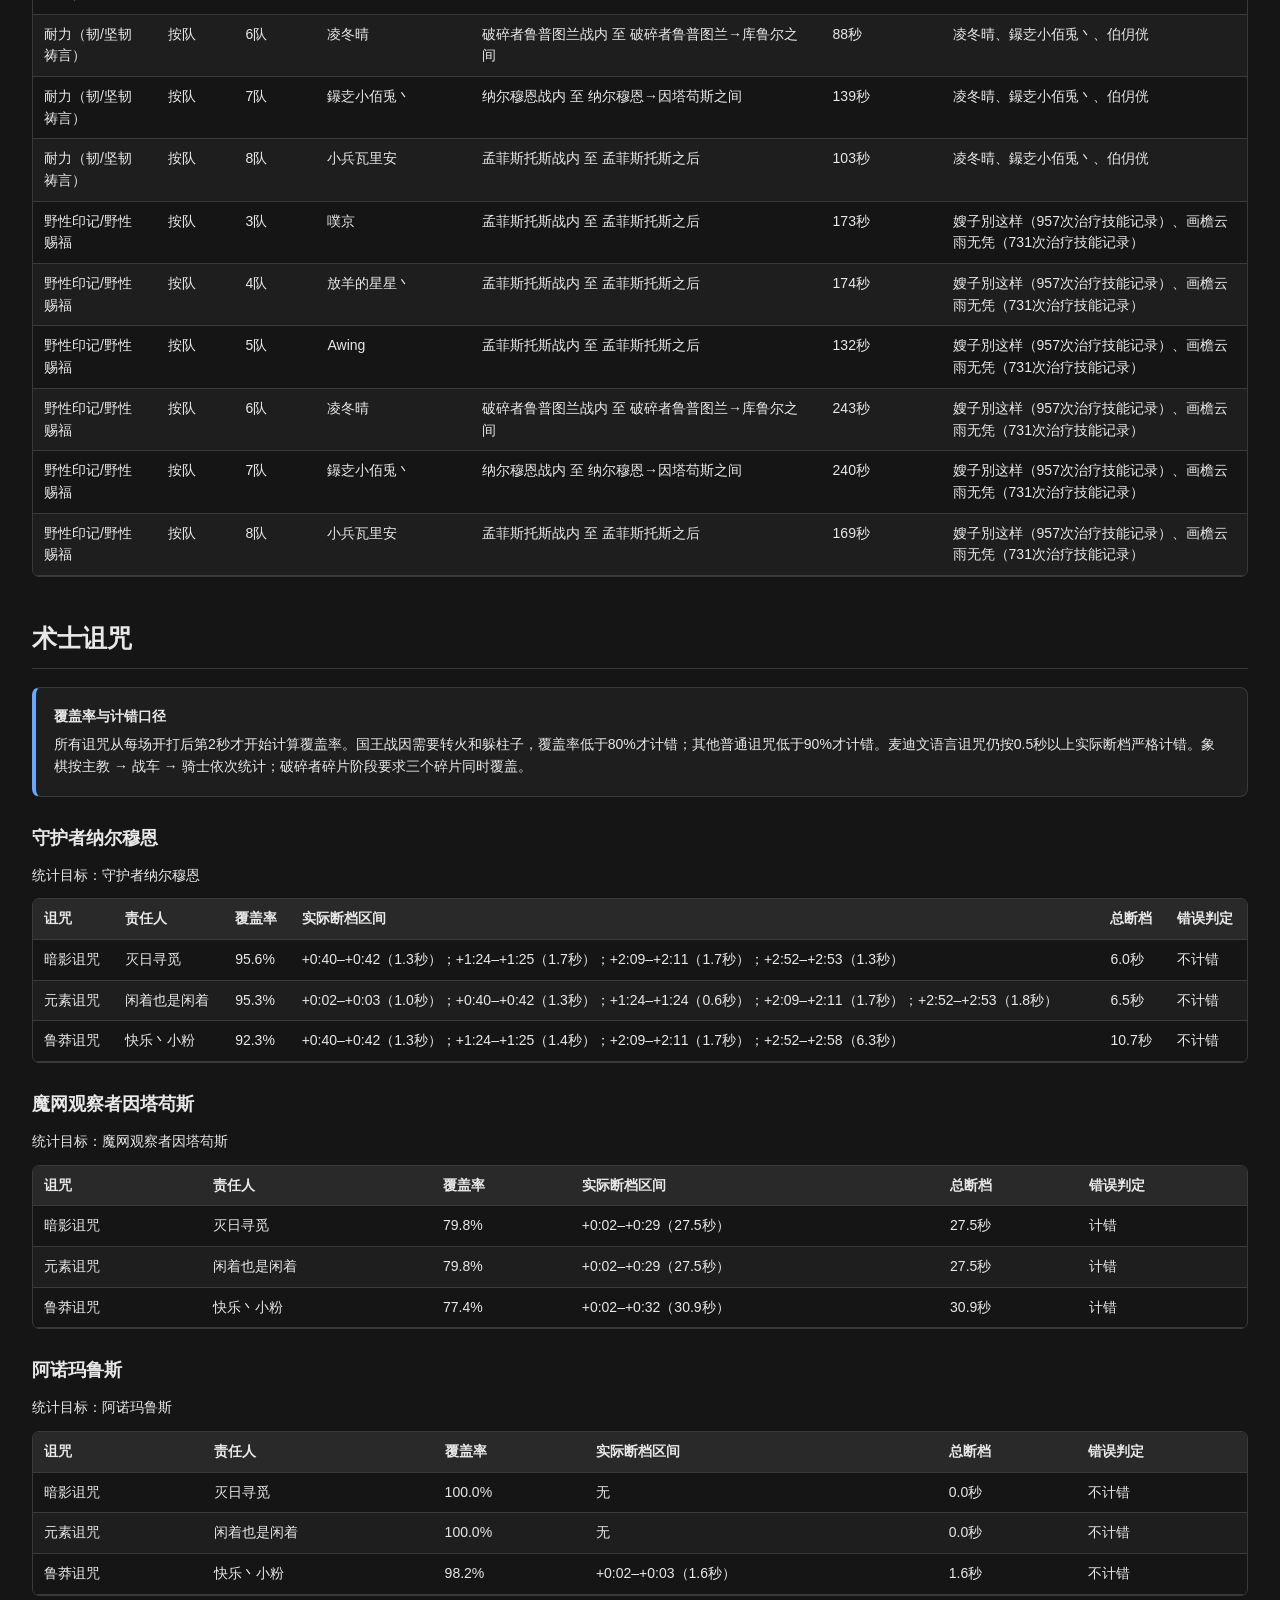
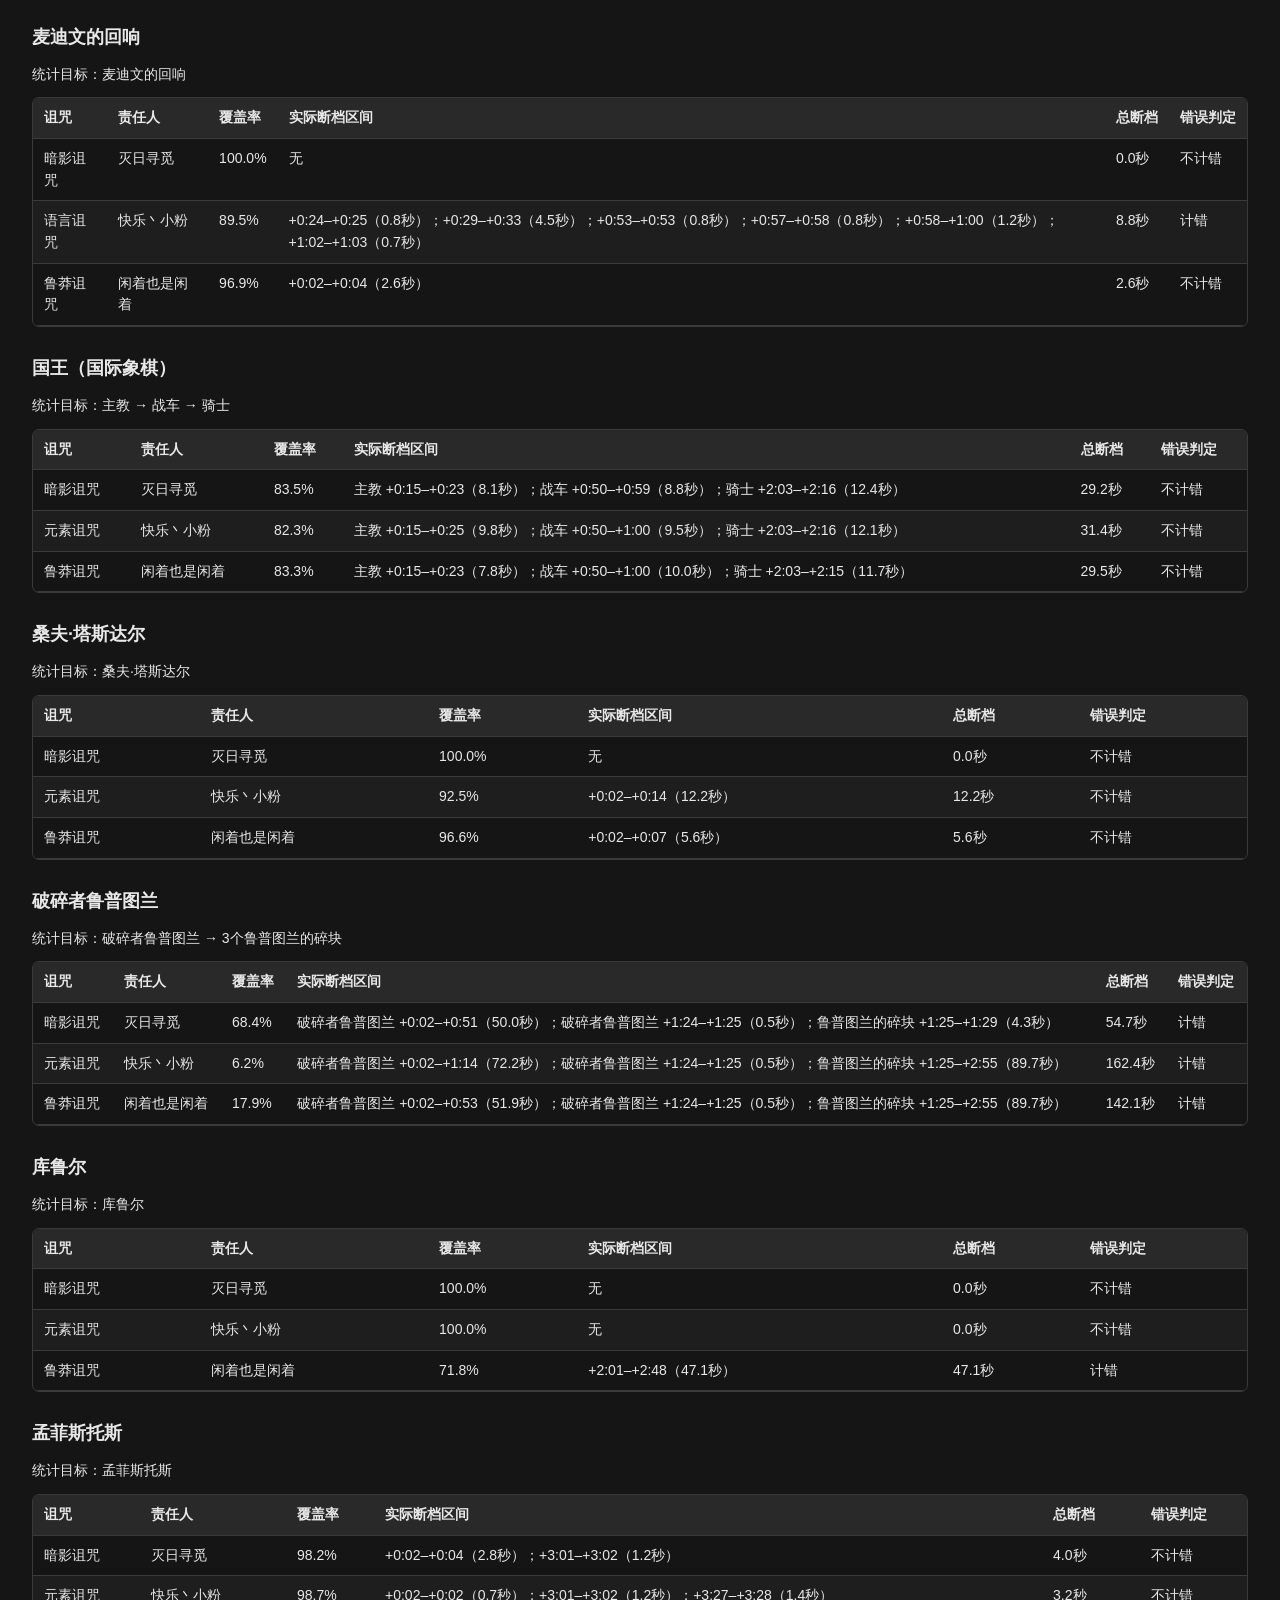
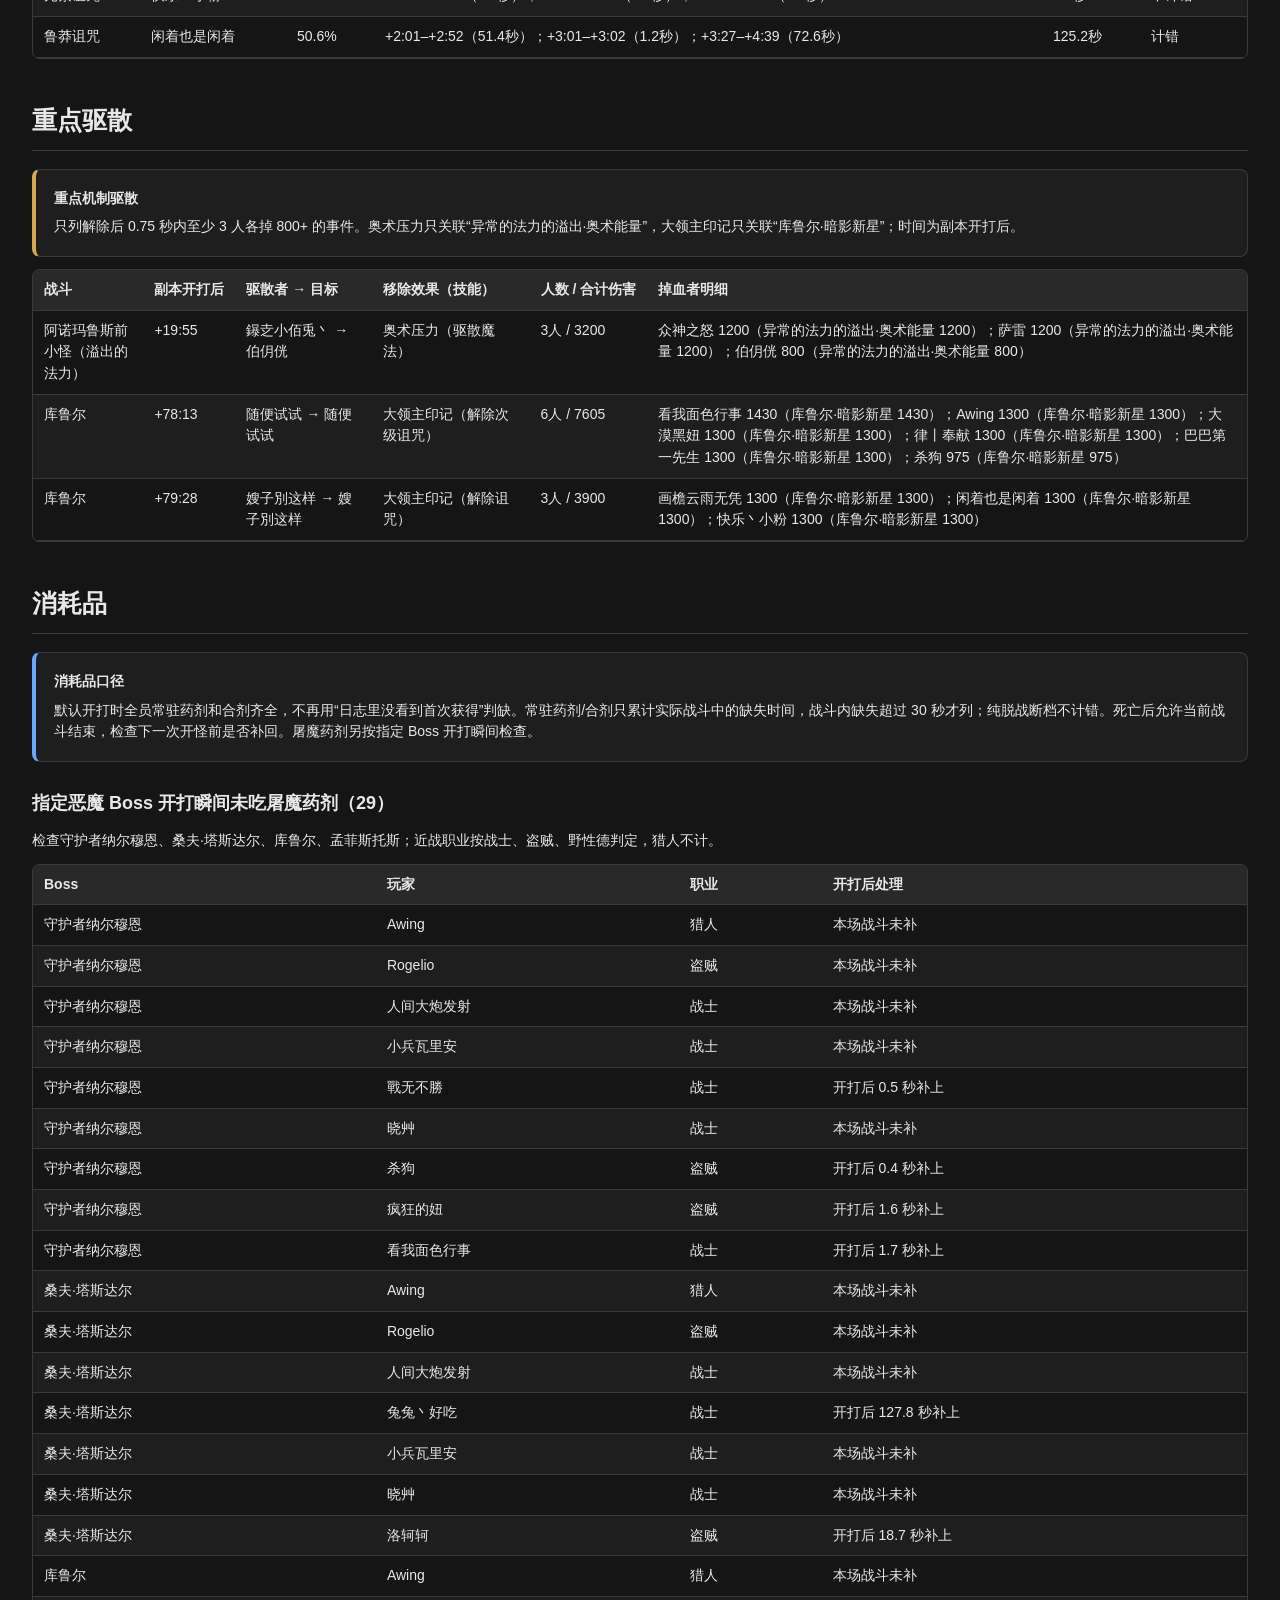
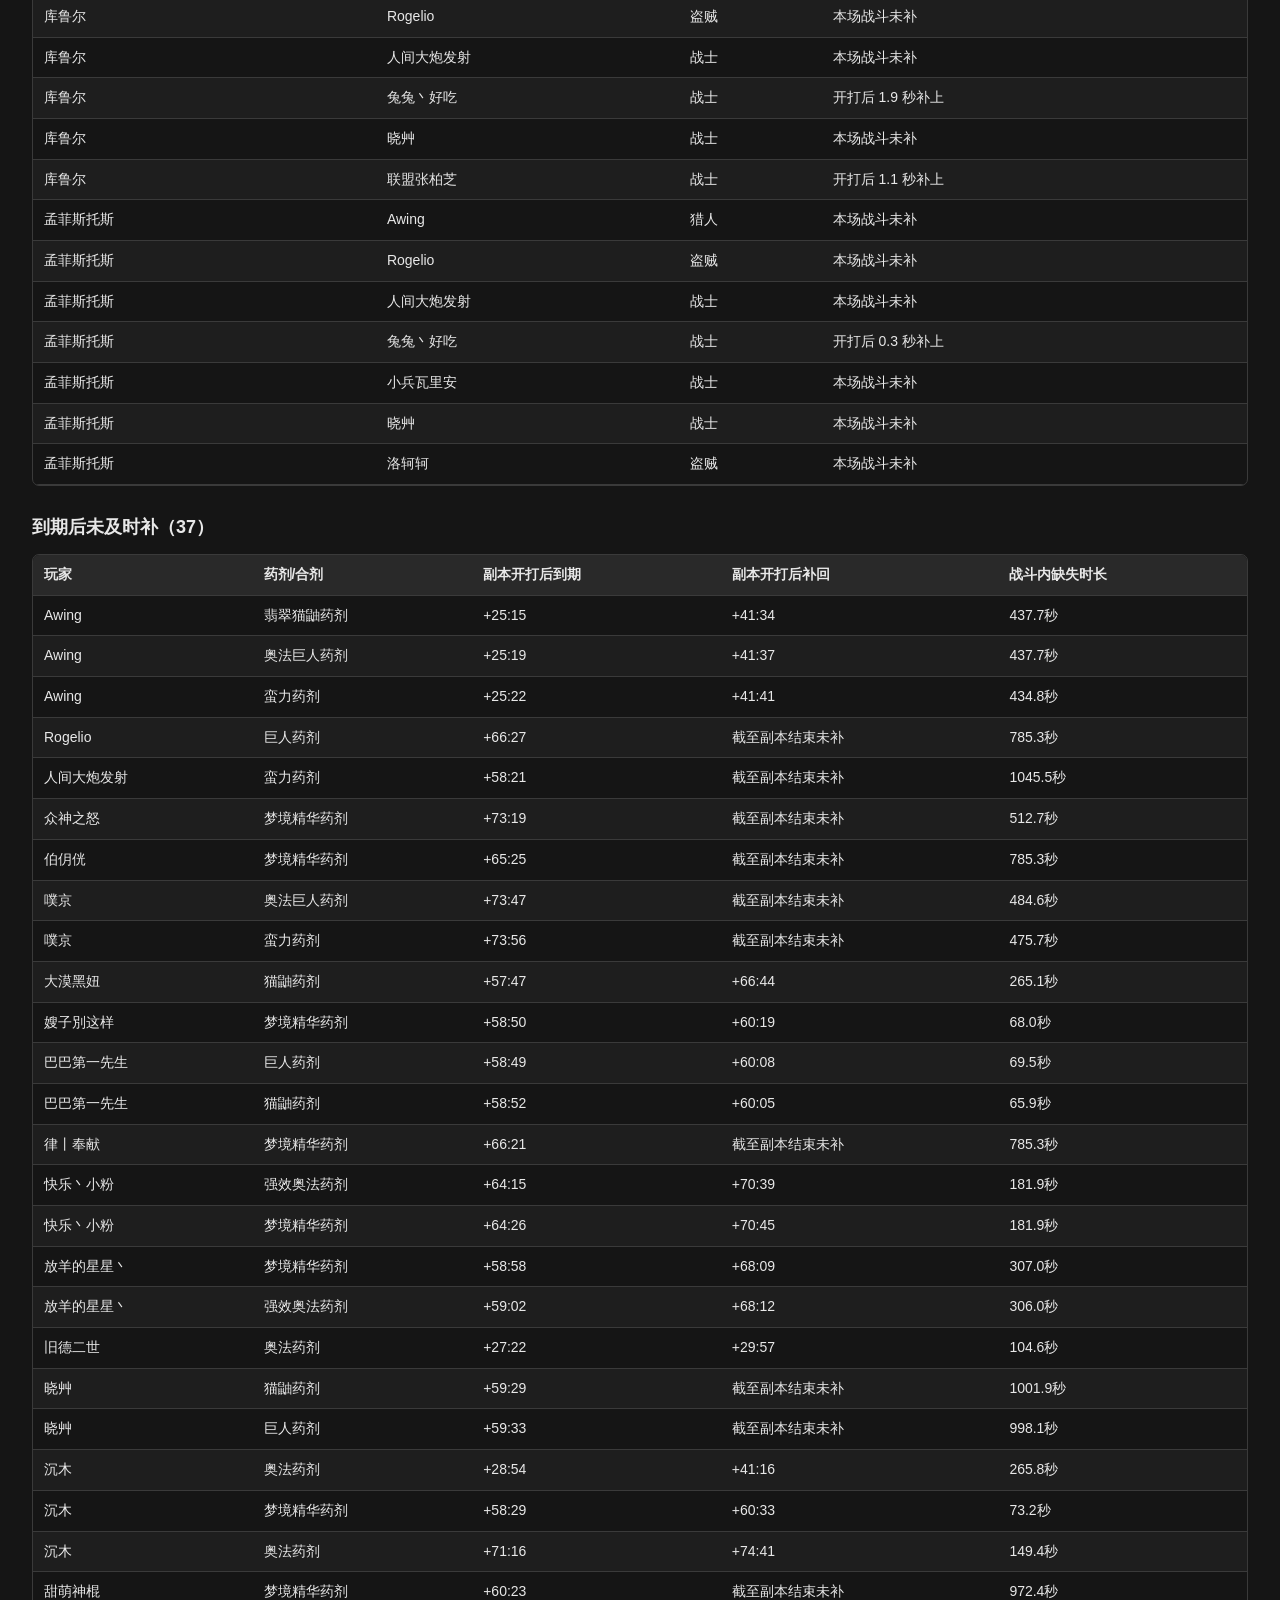
<file: reports/2026-11-12/index.html>
<!doctype html>
<html lang="zh-CN"><head><meta charset="utf-8"><meta name="viewport" content="width=device-width,initial-scale=1">
<title>卡塔赞之塔战斗审计 · 2026-11-12</title>
<style>
:root{color-scheme:dark;--bg:#151515;--panel:#1e1e1e;--panel2:#252525;--line:#3a3a3a;--text:#e8e8e8;--muted:#a9a9a9;--accent:#68a7ff;--warn:#d7a94b;--danger:#e06c75}
*{box-sizing:border-box}body{margin:0;background:var(--bg);color:var(--text);font:14px/1.55 "Segoe UI","Microsoft YaHei",sans-serif}.page{max-width:1480px;margin:auto;padding:32px}
h1{font-size:25px;margin:42px 0 18px;border-bottom:1px solid var(--line);padding-bottom:10px}h1:first-child{margin-top:0}h2{font-size:18px;margin:28px 0 12px}p{margin:7px 0 12px}.muted{color:var(--muted)}
.hero{display:grid;grid-template-columns:1.5fr 1fr;gap:16px}.hero>div,.callout,.chart{background:var(--panel);border:1px solid var(--line);border-radius:8px;padding:18px}.stats{display:flex;gap:36px;flex-wrap:wrap;margin-top:18px}.stats div{display:flex;flex-direction:column}.stats b{font-size:24px}.stats span{color:var(--muted)}
.callout{margin:12px 0}.callout p{margin-bottom:0}.callout.info{border-left:4px solid var(--accent)}.callout.warning{border-left:4px solid var(--warn)}.callout.danger{border-left:4px solid var(--danger)}
.table-wrap{overflow-x:auto;border:1px solid var(--line);border-radius:7px;margin:10px 0 22px}table{border-collapse:collapse;width:100%;min-width:760px}th,td{padding:9px 11px;text-align:left;vertical-align:top;border-bottom:1px solid var(--line)}th{position:sticky;top:0;background:#292929;white-space:nowrap}tbody tr:nth-child(even){background:var(--panel)}tbody tr:hover{background:#2b2b2b}
.chart{display:grid;gap:8px}.bar-row{display:grid;grid-template-columns:130px 1fr 100px;align-items:center;gap:10px}.bar-track{height:18px;background:#303030;border-radius:3px;overflow:hidden}.bar-track i{display:block;height:100%;background:var(--accent)}
@media(max-width:800px){.page{padding:16px}.hero{grid-template-columns:1fr}.bar-row{grid-template-columns:100px 1fr 85px}}
@media print{body{background:white;color:black}.page{max-width:none}.table-wrap{overflow:visible}.callout,.hero>div,.chart{background:white}th{position:static;background:#eee}tbody tr:nth-child(even){background:#f7f7f7}}

.site-nav{position:sticky;top:0;z-index:50;display:flex;justify-content:space-between;align-items:center;gap:16px;padding:11px max(16px,calc((100vw - 1480px)/2 + 32px));background:rgba(13,15,17,.92);border-bottom:1px solid rgba(214,173,98,.28);backdrop-filter:blur(14px);font:13px/1.4 "Microsoft YaHei UI",sans-serif}
.site-nav a{color:#d6ad62;text-decoration:none}.site-nav a:hover{text-decoration:underline}.site-nav span{color:#8f897d}

</style></head><body><nav class="site-nav" aria-label="站点导航">
  <a href="../../">← 返回日期列表</a>
  <span>卡塔赞战斗档案</span>
</nav><main class="page">
  <h1>卡塔赞之塔战斗审计 · 单页版</h1>
  <p class="muted">2026-11-12 · 数据源：WoWCombatLog.txt</p>
  <h1>错误总览</h1>
  <aside class="callout danger"><strong>先看灭团责任链</strong><p>本次副本的明确灭团均发生在国王前两次尝试。下表区分“可明确归因的个人错误”和“仅能确认是失控转折点、不能证明本人操作错误”的事件。</p></aside>
  
  <div class="table-wrap"><table>
    <thead><tr><th>战斗</th><th>责任人 / 涉及者</th><th>错误或失控点</th><th>后果</th></tr></thead>
    <tbody><tr><td>国王第1次尝试</td><td>快乐丶小粉、鑤赱小佰兎丶</td><td>未攻击干枯的主教，主教存活至施放全团恐惧</td><td>恐惧命中36人，是第一次灭团起始原因；国王之怒致死另计个人错误</td></tr><tr><td>国王第2次尝试</td><td>胖丶喵喵（涉及者，不能从日志证明是本人操作错误）</td><td>骑士坦克死亡后骑士失控</td><td>骑士随后再杀6人，是失控链的转折点</td></tr><tr><td>国王第2次尝试</td><td>巴巴第一先生</td><td>黑暗屈从未及时下跪，受到30000伤害并死亡</td><td>进一步削弱团队，但不是即时灭团点</td></tr></tbody>
  </table></div>
  <h2>个人错误次数排行</h2>
  <p>只统计能明确归因到个人的逐Boss机制、诅咒分工、准备与消耗品问题；同一人同一波/同一事件记1次，不按伤害跳数重复。团队性问题或责任人无法唯一确定的事件不计入个人排行。</p>
  
  <div class="table-wrap"><table>
    <thead><tr><th>排名</th><th>玩家</th><th>错误次数</th><th>明细</th></tr></thead>
    <tbody><tr><td>1</td><td>快乐丶小粉</td><td>18</td><td>桑夫·塔斯达尔·失落暗影未转火×6；国王（国际象棋）·第1次未攻击干枯的主教×1；国王（国际象棋）·第3次未攻击干枯的主教×1；孟菲斯托斯·55%停手阶段仍攻击Boss×1；孟菲斯托斯·噩梦爬行者吸蓝前未转火×1；守护者纳尔穆恩·开打缺少冰冻符文×1；守护者纳尔穆恩·开打缺少火炕×1；消耗品·强效奥法药剂到期未及时补×1；消耗品·梦境精华药剂到期未及时补×1；破碎者鲁普图兰·元素诅咒有断档×1；魔网观察者因塔苟斯·开打缺少冰抗×1；魔网观察者因塔苟斯·鲁莽诅咒有断档×1；麦迪文的回响·语言诅咒有断档×1</td></tr><tr><td>2</td><td>鑤赱小佰兎丶</td><td>18</td><td>桑夫·塔斯达尔·失落暗影转火过晚×4；桑夫·塔斯达尔·失落暗影未转火×2；国王（国际象棋）·死于国王之怒×1；国王（国际象棋）·第1次未攻击干枯的主教×1；国王（国际象棋）·第3次未攻击干枯的主教×1；孟菲斯托斯·55%停手阶段仍攻击Boss×1；孟菲斯托斯·噩梦爬行者吸蓝前未转火×1；守护者纳尔穆恩·开打缺少冰冻符文×1；守护者纳尔穆恩·开打缺少火炕×1；桑夫·塔斯达尔·裂隙纠缠期间未打德莱尼虚无行者×1；消耗品·强效奥法药剂到期未及时补×1；消耗品·梦境精华药剂到期未及时补×1；破碎者鲁普图兰·恶魔之心未抽蓝×1；魔网观察者因塔苟斯·开打缺少冰抗×1</td></tr><tr><td>3</td><td>Awing</td><td>15</td><td>桑夫·塔斯达尔·裂隙纠缠期间未打德莱尼虚无行者×2；国王（国际象棋）·死于国王之怒×1；国王（国际象棋）·第1次未攻击损坏的战车×1；国王（国际象棋）·第3次未攻击损坏的战车×1；孟菲斯托斯·开打未保持屠魔药剂×1；守护者纳尔穆恩·开打未保持屠魔药剂×1；守护者纳尔穆恩·开打缺少冰冻符文×1；守护者纳尔穆恩·开打缺少火炕×1；库鲁尔·开打未保持屠魔药剂×1；库鲁尔·第一阶段非T攻击地狱火×1；桑夫·塔斯达尔·开打未保持屠魔药剂×1；消耗品·奥法巨人药剂到期未及时补×1；消耗品·翡翠猫鼬药剂到期未及时补×1；消耗品·蛮力药剂到期未及时补×1</td></tr><tr><td>4</td><td>闲着也是闲着</td><td>15</td><td>桑夫·塔斯达尔·失落暗影未转火×5；孟菲斯托斯·55%停手阶段仍攻击Boss×1；孟菲斯托斯·噩梦爬行者吸蓝前未转火×1；孟菲斯托斯·鲁莽诅咒有断档×1；守护者纳尔穆恩·开打缺少冰冻符文×1；守护者纳尔穆恩·开打缺少火炕×1；库鲁尔·鲁莽诅咒有断档×1；桑夫·塔斯达尔·失落暗影转火过晚×1；消耗品·梦境精华药剂到期未及时补×1；破碎者鲁普图兰·鲁莽诅咒有断档×1；魔网观察者因塔苟斯·元素诅咒有断档×1</td></tr><tr><td>5</td><td>沉木</td><td>14</td><td>消耗品·奥法药剂到期未及时补×2；国王（国际象棋）·首次心控未及时自解×1；国王（国际象棋）·黑暗屈从下跪不及时×1；孟菲斯托斯·55%停手阶段仍攻击Boss×1；孟菲斯托斯·噩梦爬行者吸蓝前未转火×1；守护者纳尔穆恩·开打缺少冰冻符文×1；守护者纳尔穆恩·开打缺少火炕×1；守护者纳尔穆恩·红蓝月伤害别人×1；桑夫·塔斯达尔·错误解除裂隙诅咒×1；消耗品·梦境精华药剂到期未及时补×1；破碎者鲁普图兰·活体碎块致死窗口未转火×1；阿诺玛鲁斯·开打未吃奥术防护×1；魔网观察者因塔苟斯·初始小怪未清先打Boss×1</td></tr><tr><td>6</td><td>联盟张柏芝</td><td>14</td><td>国王（国际象棋）·第3次未攻击损坏的战车×1；国王（国际象棋）·首次心控未及时自解×1；孟菲斯托斯·55%停手阶段仍攻击Boss×1；守护者纳尔穆恩·开打缺少冰冻符文×1；守护者纳尔穆恩·红蓝月伤害别人×1；库鲁尔·开打未保持屠魔药剂×1；库鲁尔·第一阶段非T攻击地狱火×1；桑夫·塔斯达尔·裂隙纠缠期间未打德莱尼虚无行者×1；桑夫·塔斯达尔·错误解除裂隙诅咒×1；阿诺玛鲁斯·中奥术超载超过3秒仍打Boss×1；阿诺玛鲁斯·奥术超载炸到大团×1；阿诺玛鲁斯·开打未吃奥术防护×1；阿诺玛鲁斯·爆炸后打Boss但未踩圈×1；魔网观察者因塔苟斯·开打缺少冰抗×1</td></tr><tr><td>7</td><td>噗京</td><td>12</td><td>破碎者鲁普图兰·活体碎块致死窗口未转火×2；孟菲斯托斯·55%停手阶段仍攻击Boss×1；孟菲斯托斯·噩梦爬行者吸蓝前未转火×1；守护者纳尔穆恩·开打缺少冰冻符文×1；守护者纳尔穆恩·开打缺少火炕×1；守护者纳尔穆恩·红蓝月伤害别人×1；库鲁尔·第一阶段非T攻击地狱火×1；消耗品·奥法巨人药剂到期未及时补×1；消耗品·蛮力药剂到期未及时补×1；阿诺玛鲁斯·开打未吃奥术防护×1；魔网观察者因塔苟斯·开打缺少冰抗×1</td></tr><tr><td>8</td><td>晓艸</td><td>12</td><td>国王（国际象棋）·首次心控未及时自解×1；孟菲斯托斯·55%停手阶段仍攻击Boss×1；孟菲斯托斯·开打未保持屠魔药剂×1；守护者纳尔穆恩·开打未保持屠魔药剂×1；守护者纳尔穆恩·开打缺少冰冻符文×1；守护者纳尔穆恩·开打缺少火炕×1；库鲁尔·开打未保持屠魔药剂×1；桑夫·塔斯达尔·开打未保持屠魔药剂×1；消耗品·巨人药剂到期未及时补×1；消耗品·猫鼬药剂到期未及时补×1；阿诺玛鲁斯·开打未吃奥术防护×1；魔网观察者因塔苟斯·开打缺少冰抗×1</td></tr><tr><td>9</td><td>洛轲轲</td><td>12</td><td>麦迪文的回响·冰霜新星打断过早×4；国王（国际象棋）·第1次未攻击损坏的战车×1；国王（国际象棋）·第3次未攻击损坏的战车×1；国王（国际象棋）·首次心控未及时自解×1；孟菲斯托斯·开打未保持屠魔药剂×1；守护者纳尔穆恩·开打缺少冰冻符文×1；守护者纳尔穆恩·红蓝月伤害别人×1；桑夫·塔斯达尔·开打未保持屠魔药剂×1；麦迪文的回响·错误打断奥术冲击×1</td></tr><tr><td>10</td><td>灭日寻觅</td><td>12</td><td>桑夫·塔斯达尔·失落暗影转火过晚×3；孟菲斯托斯·55%停手阶段仍攻击Boss×1；孟菲斯托斯·噩梦爬行者吸蓝前未转火×1；守护者纳尔穆恩·开打缺少冰冻符文×1；守护者纳尔穆恩·开打缺少火炕×1；桑夫·塔斯达尔·失落暗影未转火×1；破碎者鲁普图兰·暗影诅咒有断档×1；阿诺玛鲁斯·开打未吃奥术防护×1；魔网观察者因塔苟斯·开打缺少冰抗×1；魔网观察者因塔苟斯·暗影诅咒有断档×1</td></tr><tr><td>11</td><td>众神之怒</td><td>11</td><td>团队Buff·强效王者祝福断档×3；桑夫·塔斯达尔·错误解除裂隙纠缠×2；国王（国际象棋）·死于国王之怒×1；孟菲斯托斯·55%停手阶段仍攻击Boss×1；守护者纳尔穆恩·开打缺少冰冻符文×1；守护者纳尔穆恩·开打缺少火炕×1；消耗品·梦境精华药剂到期未及时补×1；阿诺玛鲁斯·开打未吃奥术防护×1</td></tr><tr><td>12</td><td>杀狗</td><td>11</td><td>国王（国际象棋）·死于国王之怒×2；国王（国际象棋）·第1次未攻击损坏的战车×1；国王（国际象棋）·第3次未攻击损坏的战车×1；孟菲斯托斯·55%停手阶段仍攻击Boss×1；守护者纳尔穆恩·开打未保持屠魔药剂×1；守护者纳尔穆恩·开打缺少冰冻符文×1；守护者纳尔穆恩·开打缺少火炕×1；桑夫·塔斯达尔·裂隙纠缠期间未打德莱尼虚无行者×1；阿诺玛鲁斯·奥术超载炸到大团×1；阿诺玛鲁斯·开打未吃奥术防护×1</td></tr><tr><td>13</td><td>Rogelio</td><td>10</td><td>国王（国际象棋）·第3次未攻击损坏的战车×1；孟菲斯托斯·开打未保持屠魔药剂×1；守护者纳尔穆恩·开打未保持屠魔药剂×1；守护者纳尔穆恩·开打缺少冰冻符文×1；守护者纳尔穆恩·开打缺少火炕×1；库鲁尔·开打未保持屠魔药剂×1；桑夫·塔斯达尔·开打未保持屠魔药剂×1；消耗品·巨人药剂到期未及时补×1；阿诺玛鲁斯·开打未吃奥术防护×1；魔网观察者因塔苟斯·开打缺少冰抗×1</td></tr><tr><td>14</td><td>人间大炮发射</td><td>10</td><td>国王（国际象棋）·死于国王之怒×1；国王（国际象棋）·第3次未攻击失控的骑士×1；国王（国际象棋）·第3次未攻击损坏的战车×1；孟菲斯托斯·开打未保持屠魔药剂×1；守护者纳尔穆恩·开打未保持屠魔药剂×1；守护者纳尔穆恩·开打缺少冰冻符文×1；库鲁尔·开打未保持屠魔药剂×1；桑夫·塔斯达尔·开打未保持屠魔药剂×1；消耗品·蛮力药剂到期未及时补×1；阿诺玛鲁斯·开打未吃奥术防护×1</td></tr><tr><td>15</td><td>兔兔丶好吃</td><td>10</td><td>国王（国际象棋）·首次心控未及时自解×1；孟菲斯托斯·开打未保持屠魔药剂×1；守护者纳尔穆恩·开打缺少冰冻符文×1；守护者纳尔穆恩·开打缺少火炕×1；库鲁尔·开打未保持屠魔药剂×1；库鲁尔·第一阶段非T攻击地狱火×1；桑夫·塔斯达尔·开打未保持屠魔药剂×1；桑夫·塔斯达尔·裂隙纠缠期间未打德莱尼虚无行者×1；阿诺玛鲁斯·开打未吃奥术防护×1；魔网观察者因塔苟斯·开打缺少冰抗×1</td></tr><tr><td>16</td><td>小兵瓦里安</td><td>9</td><td>国王（国际象棋）·第3次未攻击失控的骑士×1；孟菲斯托斯·开打未保持屠魔药剂×1；守护者纳尔穆恩·开打未保持屠魔药剂×1；守护者纳尔穆恩·开打缺少冰冻符文×1；库鲁尔·第一阶段非T攻击地狱火×1；桑夫·塔斯达尔·开打未保持屠魔药剂×1；桑夫·塔斯达尔·裂隙纠缠期间未打德莱尼虚无行者×1；阿诺玛鲁斯·开打未吃奥术防护×1；魔网观察者因塔苟斯·开打缺少冰抗×1</td></tr><tr><td>17</td><td>放羊的星星丶</td><td>9</td><td>团队Buff·强效拯救祝福断档×3；国王（国际象棋）·死于国王之怒×1；国王（国际象棋）·黑暗屈从下跪不及时×1；守护者纳尔穆恩·开打缺少冰冻符文×1；消耗品·强效奥法药剂到期未及时补×1；消耗品·梦境精华药剂到期未及时补×1；阿诺玛鲁斯·开打未吃奥术防护×1</td></tr><tr><td>18</td><td>甜萌神棍</td><td>9</td><td>团队Buff·2队风怒图腾覆盖率低于80%×3；国王（国际象棋）·首次心控未及时自解×1；守护者纳尔穆恩·开打缺少冰冻符文×1；守护者纳尔穆恩·开打缺少火炕×1；消耗品·梦境精华药剂到期未及时补×1；阿诺玛鲁斯·开打未吃奥术防护×1；麦迪文的回响·腐化传染他人×1</td></tr><tr><td>19</td><td>看我面色行事</td><td>9</td><td>阿诺玛鲁斯·中奥术超载超过3秒仍打Boss×2；国王（国际象棋）·死于国王之怒×1；孟菲斯托斯·55%停手阶段仍攻击Boss×1；守护者纳尔穆恩·开打未保持屠魔药剂×1；守护者纳尔穆恩·开打缺少冰冻符文×1；守护者纳尔穆恩·开打缺少火炕×1；阿诺玛鲁斯·开打未吃奥术防护×1；魔网观察者因塔苟斯·开打缺少冰抗×1</td></tr><tr><td>20</td><td>黑哥哥法</td><td>9</td><td>消耗品·奥法药剂到期未及时补×2；孟菲斯托斯·55%停手阶段仍攻击Boss×1；孟菲斯托斯·噩梦爬行者吸蓝前未转火×1；守护者纳尔穆恩·开打缺少火炕×1；桑夫·塔斯达尔·裂隙纠缠期间未打德莱尼虚无行者×1；消耗品·奥法巨人药剂到期未及时补×1；消耗品·梦境精华药剂到期未及时补×1；魔网观察者因塔苟斯·初始小怪未清先打Boss×1</td></tr><tr><td>21</td><td>巴巴第一先生</td><td>8</td><td>国王（国际象棋）·黑暗屈从下跪不及时×1；孟菲斯托斯·55%停手阶段仍攻击Boss×1；守护者纳尔穆恩·开打缺少冰冻符文×1；库鲁尔·未及时接嘲讽导致冷漠打击7层×1；消耗品·巨人药剂到期未及时补×1；消耗品·猫鼬药剂到期未及时补×1；阿诺玛鲁斯·开打未吃奥术防护×1；魔网观察者因塔苟斯·开打缺少冰抗×1</td></tr><tr><td>22</td><td>浴火凤凰</td><td>8</td><td>桑夫·塔斯达尔·裂隙纠缠期间未打德莱尼虚无行者×2；国王（国际象棋）·首次心控未及时自解×1；孟菲斯托斯·55%停手阶段仍攻击Boss×1；孟菲斯托斯·噩梦爬行者吸蓝前未转火×1；守护者纳尔穆恩·开打缺少冰冻符文×1；桑夫·塔斯达尔·错误解除裂隙诅咒×1；破碎者鲁普图兰·活体碎块致死窗口未转火×1</td></tr><tr><td>23</td><td>西米高</td><td>8</td><td>孟菲斯托斯·55%停手阶段仍攻击Boss×1；守护者纳尔穆恩·开打缺少冰冻符文×1；守护者纳尔穆恩·开打缺少火炕×1；库鲁尔·第一阶段非T攻击地狱火×1；桑夫·塔斯达尔·裂隙纠缠期间未打德莱尼虚无行者×1；消耗品·强效奥法药剂到期未及时补×1；破碎者鲁普图兰·活体碎块致死窗口未转火×1；阿诺玛鲁斯·开打未吃奥术防护×1</td></tr><tr><td>24</td><td>随便试试</td><td>8</td><td>桑夫·塔斯达尔·错误解除裂隙诅咒×2；孟菲斯托斯·噩梦爬行者吸蓝前未转火×1；守护者纳尔穆恩·开打缺少冰冻符文×1；守护者纳尔穆恩·开打缺少火炕×1；库鲁尔·解除大领主印记炸到人×1；破碎者鲁普图兰·活体碎块致死窗口未转火×1；魔网观察者因塔苟斯·开打缺少冰抗×1</td></tr><tr><td>25</td><td>嫂子別这样</td><td>7</td><td>国王（国际象棋）·死于国王之怒×1；守护者纳尔穆恩·开打缺少冰冻符文×1；守护者纳尔穆恩·开打缺少火炕×1；库鲁尔·解除大领主印记炸到人×1；桑夫·塔斯达尔·错误解除裂隙诅咒×1；消耗品·梦境精华药剂到期未及时补×1；魔网观察者因塔苟斯·开打缺少冰抗×1</td></tr><tr><td>26</td><td>月光如霜</td><td>7</td><td>国王（国际象棋）·首次心控未及时自解×1；孟菲斯托斯·55%停手阶段仍攻击Boss×1；孟菲斯托斯·噩梦爬行者吸蓝前未转火×1；守护者纳尔穆恩·开打缺少冰冻符文×1；破碎者鲁普图兰·活体碎块致死窗口未转火×1；魔网观察者因塔苟斯·初始小怪未清先打Boss×1；魔网观察者因塔苟斯·开打缺少冰抗×1</td></tr><tr><td>27</td><td>萨雷</td><td>7</td><td>团队Buff·4队风怒图腾覆盖率低于80%×4；守护者纳尔穆恩·开打缺少冰冻符文×1；桑夫·塔斯达尔·裂隙纠缠期间未打德莱尼虚无行者×1；魔网观察者因塔苟斯·开打缺少冰抗×1</td></tr><tr><td>28</td><td>旧德二世</td><td>6</td><td>破碎者鲁普图兰·活体碎块致死窗口未转火×2；孟菲斯托斯·55%停手阶段仍攻击Boss×1；孟菲斯托斯·噩梦爬行者吸蓝前未转火×1；消耗品·奥法药剂到期未及时补×1；魔网观察者因塔苟斯·初始小怪未清先打Boss×1</td></tr><tr><td>29</td><td>疯狂的妞</td><td>6</td><td>麦迪文的回响·暗影箭打断过早×2；守护者纳尔穆恩·开打未保持屠魔药剂×1；守护者纳尔穆恩·开打缺少冰冻符文×1；消耗品·巨人药剂到期未及时补×1；消耗品·翡翠猫鼬药剂到期未及时补×1</td></tr><tr><td>30</td><td>蜡笔奶寳</td><td>6</td><td>团队Buff·强效智慧祝福断档×2；守护者纳尔穆恩·开打缺少冰冻符文×1；守护者纳尔穆恩·开打缺少火炕×1；消耗品·梦境精华药剂到期未及时补×1；魔网观察者因塔苟斯·开打缺少冰抗×1</td></tr><tr><td>31</td><td>戰无不勝</td><td>5</td><td>国王（国际象棋）·首次心控未及时自解×1；孟菲斯托斯·55%停手阶段仍攻击Boss×1；守护者纳尔穆恩·开打未保持屠魔药剂×1；守护者纳尔穆恩·开打缺少冰冻符文×1；阿诺玛鲁斯·中奥术超载超过3秒仍打Boss×1</td></tr><tr><td>32</td><td>画檐云雨无凭</td><td>5</td><td>国王（国际象棋）·死于国王之怒×1；国王（国际象棋）·首次心控未及时自解×1；守护者纳尔穆恩·开打缺少冰冻符文×1；守护者纳尔穆恩·开打缺少火炕×1；魔网观察者因塔苟斯·开打缺少冰抗×1</td></tr><tr><td>33</td><td>伯仴侊</td><td>4</td><td>守护者纳尔穆恩·开打缺少冰冻符文×1；守护者纳尔穆恩·开打缺少火炕×1；消耗品·梦境精华药剂到期未及时补×1；阿诺玛鲁斯·开打未吃奥术防护×1</td></tr><tr><td>34</td><td>苍蓝劫火</td><td>4</td><td>国王（国际象棋）·死于国王之怒×1；守护者纳尔穆恩·开打缺少冰冻符文×1；守护者纳尔穆恩·开打缺少火炕×1；消耗品·梦境精华药剂到期未及时补×1</td></tr><tr><td>35</td><td>大漠黑妞</td><td>3</td><td>国王（国际象棋）·死于黑水（罪孽深重生成的虚空地区·吞噬）×1；守护者纳尔穆恩·开打缺少冰冻符文×1；消耗品·猫鼬药剂到期未及时补×1</td></tr><tr><td>36</td><td>胖丶喵喵</td><td>3</td><td>守护者纳尔穆恩·开打缺少冰冻符文×1；守护者纳尔穆恩·开打缺少火炕×1；阿诺玛鲁斯·开打未吃奥术防护×1</td></tr><tr><td>37</td><td>凌冬晴</td><td>2</td><td>国王（国际象棋）·死于黑水（罪孽深重生成的虚空地区·吞噬）×1；桑夫·塔斯达尔·错误解除裂隙纠缠×1</td></tr><tr><td>38</td><td>律丨奉献</td><td>2</td><td>守护者纳尔穆恩·开打缺少冰冻符文×1；消耗品·梦境精华药剂到期未及时补×1</td></tr><tr><td>39</td><td>挠不着后背</td><td>2</td><td>守护者纳尔穆恩·开打缺少冰冻符文×1；守护者纳尔穆恩·开打缺少火炕×1</td></tr><tr><td>40</td><td>小脚飞飞快</td><td>1</td><td>孟菲斯托斯·噩梦爬行者吸蓝前未转火×1</td></tr></tbody>
  </table></div>
  <section class="hero">
    <div>
      <h2>11/12 卡塔赞之塔</h2>
      <p>副本记录总长 88分16秒；宠物伤害归主人。DPS 分母为全队有输出事件的活跃战斗时间，脱战赶路不计入。</p>
      <div class="stats"><div><b>40</b><span>团队成员</span></div><div><b>33</b><span>有伤害记录</span></div><div><b>2953.646</b><span>活跃战斗时间（秒）</span></div><div><b>3</b><span>重点机制驱散</span></div></div>
    </div>
    <aside class="callout warning"><strong>本次修订</strong><p>Buff 改为按队伍/职业审计；术士诅咒只看断档与责任人；机制驱散伤害源已严格限定；所有问题时间均改为副本或 Boss 开打后的相对时间。</p></aside>
  </section>
  <h2>全副本综合 DPS 前 12</h2>
  <div class="chart"><div class="bar-row"><span>看我面色行事</span><div class="bar-track"><i style="width:100%"></i></div><b>1264.5 DPS</b></div><div class="bar-row"><span>联盟张柏芝</span><div class="bar-track"><i style="width:96.10122578094109%"></i></div><b>1215.2 DPS</b></div><div class="bar-row"><span>戰无不勝</span><div class="bar-track"><i style="width:88.76235666271253%"></i></div><b>1122.4 DPS</b></div><div class="bar-row"><span>西米高</span><div class="bar-track"><i style="width:82.75207591933571%"></i></div><b>1046.4 DPS</b></div><div class="bar-row"><span>杀狗</span><div class="bar-track"><i style="width:82.1035982601819%"></i></div><b>1038.2 DPS</b></div><div class="bar-row"><span>疯狂的妞</span><div class="bar-track"><i style="width:82.0007908264136%"></i></div><b>1036.9 DPS</b></div><div class="bar-row"><span>月光如霜</span><div class="bar-track"><i style="width:81.1071569790431%"></i></div><b>1025.6 DPS</b></div><div class="bar-row"><span>兔兔丶好吃</span><div class="bar-track"><i style="width:75.05733491498616%"></i></div><b>949.1 DPS</b></div><div class="bar-row"><span>Rogelio</span><div class="bar-track"><i style="width:74.52748121787268%"></i></div><b>942.4 DPS</b></div><div class="bar-row"><span>旧德二世</span><div class="bar-track"><i style="width:72.08382759984183%"></i></div><b>911.5 DPS</b></div><div class="bar-row"><span>随便试试</span><div class="bar-track"><i style="width:71.47489126136813%"></i></div><b>903.8 DPS</b></div><div class="bar-row"><span>沉木</span><div class="bar-track"><i style="width:71.15856069592724%"></i></div><b>899.8 DPS</b></div></div>
  <p class="muted">来源：WoWCombatLog.txt · 2026-11-12 · 包含全部小怪、召唤物与 Boss；活跃战斗片段以 10 秒无团队输出分隔。</p>

  <h1>全团职责判定</h1>
  <aside class="callout info"><strong>职责先于职业</strong><p>根据本次日志实际释放的坦克、治疗和伤害技能逐人判定，顺序为坦克 → 治疗 → 输出类型；人数不预设。猎人单列物理远程，治疗不承担要求主动攻击小怪的机制。</p></aside>
  
  <div class="table-wrap"><table>
    <thead><tr><th>玩家</th><th>职业</th><th>职责</th><th>主要判定技能</th><th>治疗动作</th><th>坦克技能</th></tr></thead>
    <tbody><tr><td>大漠黑妞</td><td>德鲁伊</td><td>坦克</td><td>槌击×330 / 低吼×53</td><td>0</td><td>383</td></tr><tr><td>巴巴第一先生</td><td>战士</td><td>坦克</td><td>盾牌猛击×239 / 嘲讽×26</td><td>0</td><td>265</td></tr><tr><td>放羊的星星丶</td><td>圣骑士</td><td>坦克</td><td>神圣之盾×113</td><td>0</td><td>113</td></tr><tr><td>胖丶喵喵</td><td>战士</td><td>坦克</td><td>盾牌猛击×269 / 复仇×67 / 嘲讽×43</td><td>0</td><td>379</td></tr><tr><td>众神之怒</td><td>圣骑士</td><td>治疗</td><td>圣光闪现×801 / 晨辉×320 / 圣光术×52 / 神圣震击×46</td><td>1192</td><td>0</td></tr><tr><td>伯仴侊</td><td>牧师</td><td>治疗</td><td>治疗祷言×565 / 快速治疗×323 / 强效治疗术×1 / 治疗术×1</td><td>449</td><td>0</td></tr><tr><td>凌冬晴</td><td>牧师</td><td>治疗</td><td>快速治疗×565 / 治疗祷言×511</td><td>676</td><td>0</td></tr><tr><td>嫂子別这样</td><td>德鲁伊</td><td>治疗</td><td>愈合×880 / 迅捷治愈×77</td><td>957</td><td>0</td></tr><tr><td>律丨奉献</td><td>圣骑士</td><td>治疗</td><td>晨辉×502 / 圣光闪现×501 / 神圣震击×149</td><td>1050</td><td>0</td></tr><tr><td>挠不着后背</td><td>萨满</td><td>治疗</td><td>治疗链×1670 / 治疗波×5</td><td>717</td><td>0</td></tr><tr><td>甜萌神棍</td><td>萨满</td><td>治疗</td><td>治疗链×1613 / 治疗波×165</td><td>821</td><td>0</td></tr><tr><td>画檐云雨无凭</td><td>德鲁伊</td><td>治疗</td><td>愈合×697 / 迅捷治愈×34</td><td>731</td><td>0</td></tr><tr><td>苍蓝劫火</td><td>萨满</td><td>治疗</td><td>治疗链×1652 / 次级治疗波×371 / 治疗波×23</td><td>1024</td><td>0</td></tr><tr><td>萨雷</td><td>萨满</td><td>治疗</td><td>治疗链×1792 / 次级治疗波×23 / 治疗波×4</td><td>798</td><td>0</td></tr><tr><td>蜡笔奶寳</td><td>圣骑士</td><td>治疗</td><td>圣光闪现×607 / 晨辉×419 / 神圣震击×125 / 圣光术×32</td><td>1121</td><td>0</td></tr><tr><td>Awing</td><td>猎人</td><td>物理近战</td><td>近战×1145 / 爆炸陷阱效果×786 / 毒蛇钉刺×465 / 割伤×277 / 切碎×263</td><td>0</td><td>0</td></tr><tr><td>Rogelio</td><td>盗贼</td><td>物理近战</td><td>近战×2429 / 火舌攻击×1413 / 剑刃乱舞×765 / 背刺×538 / 腐蚀毒药 II×254</td><td>0</td><td>0</td></tr><tr><td>人间大炮发射</td><td>战士</td><td>物理近战</td><td>火舌攻击×760 / 旋风斩×336 / 重伤×332 / 近战×328 / 猛击×169</td><td>0</td><td>0</td></tr><tr><td>兔兔丶好吃</td><td>战士</td><td>物理近战</td><td>火舌攻击×1175 / 重伤×520 / 近战×456 / 旋风斩×380 / 致死打击×253</td><td>0</td><td>0</td></tr><tr><td>小兵瓦里安</td><td>战士</td><td>物理近战</td><td>火舌攻击×1124 / 重伤×488 / 近战×466 / 旋风斩×381 / 猛击×307</td><td>0</td><td>0</td></tr><tr><td>戰无不勝</td><td>战士</td><td>物理近战</td><td>火舌攻击×1519 / 近战×585 / 重伤×520 / 旋风斩×425 / 猛击×336</td><td>0</td><td>0</td></tr><tr><td>晓艸</td><td>战士</td><td>物理近战</td><td>重伤×374 / 旋风斩×338 / 近战×282 / 猛击×200 / 英勇打击×165</td><td>0</td><td>0</td></tr><tr><td>杀狗</td><td>盗贼</td><td>物理近战</td><td>近战×2551 / 火舌攻击×1627 / 剑刃乱舞×825 / 背刺×463 / 邪恶攻击×296</td><td>0</td><td>0</td></tr><tr><td>洛轲轲</td><td>盗贼</td><td>物理近战</td><td>近战×2922 / 火舌攻击×1670 / 剑刃乱舞×872 / 背刺×497 / 剧毒涌动×395</td><td>0</td><td>0</td></tr><tr><td>疯狂的妞</td><td>盗贼</td><td>物理近战</td><td>近战×2647 / 火舌攻击×1825 / 剑刃乱舞×642 / 背刺×611 / 速效毒药 VI×292</td><td>0</td><td>0</td></tr><tr><td>看我面色行事</td><td>战士</td><td>物理近战</td><td>火舌攻击×1385 / 重伤×535 / 近战×509 / 旋风斩×426 / 猛击×320</td><td>0</td><td>0</td></tr><tr><td>联盟张柏芝</td><td>战士</td><td>物理近战</td><td>火舌攻击×1482 / 近战×668 / 重伤×611 / 旋风斩×442 / 猛击×390</td><td>0</td><td>0</td></tr><tr><td>噗京</td><td>猎人</td><td>物理远程</td><td>近战×703 / 火舌攻击×698 / 爆炸陷阱效果×516 / 宠物近战×514 / 自动射击×426</td><td>0</td><td>0</td></tr><tr><td>西米高</td><td>猎人</td><td>物理远程</td><td>自动射击×797 / 瞄准射击×500 / 乱射×397 / 爆炸弹药×311 / 奥术射击×296</td><td>0</td><td>0</td></tr><tr><td>小脚飞飞快</td><td>法师</td><td>法术远程</td><td>奥术飞弹×1308 / 魔爆术×863 / 奥术增效×464 / 镜像魔法×349 / 奥术溃裂×159</td><td>0</td><td>0</td></tr><tr><td>快乐丶小粉</td><td>术士</td><td>法术远程</td><td>地狱烈焰效果×693 / 献祭×568 / 灼热之痛×493 / 燃烧×128 / 艾林寄生×110</td><td>0</td><td>0</td></tr><tr><td>旧德二世</td><td>德鲁伊</td><td>法术远程</td><td>艾维娜的洪流×1128 / 飓风×1099 / 月火术×511 / 虫群×470 / 愤怒×415</td><td>0</td><td>0</td></tr><tr><td>月光如霜</td><td>法师</td><td>法术远程</td><td>奥术飞弹×1818 / 魔爆术×1179 / 奥术增效×540 / 奥术溃裂×143 / 艾露恩灌注×119</td><td>0</td><td>0</td></tr><tr><td>沉木</td><td>法师</td><td>法术远程</td><td>奥术飞弹×1201 / 魔爆术×743 / 奥术增效×391 / 镜像魔法×280 / 烈焰风暴×280</td><td>0</td><td>0</td></tr><tr><td>浴火凤凰</td><td>法师</td><td>法术远程</td><td>奥术飞弹×1198 / 魔爆术×823 / 奥术增效×396 / 暴风雪×147 / 烈焰风暴×141</td><td>0</td><td>0</td></tr><tr><td>灭日寻觅</td><td>术士</td><td>法术远程</td><td>痛苦诅咒×2160 / 腐蚀术×1025 / 吸取灵魂×704 / 生命虹吸×489 / 暗影收割×400</td><td>0</td><td>0</td></tr><tr><td>鑤赱小佰兎丶</td><td>牧师</td><td>法术远程</td><td>暗言术：痛×528 / 精神鞭笞×508 / 瘟疫×195 / 神圣新星×155 / 艾露恩的黄昏×120</td><td>97</td><td>0</td></tr><tr><td>闲着也是闲着</td><td>术士</td><td>法术远程</td><td>地狱烈焰效果×1032 / 献祭×564 / 灼热之痛×403 / 燃烧×172 / 暗影灼烧×99</td><td>0</td><td>0</td></tr><tr><td>随便试试</td><td>法师</td><td>法术远程</td><td>灼烧×758 / 点燃×734 / 魔爆术×336 / 镜像魔法×271 / 火焰冲击×246</td><td>0</td><td>0</td></tr><tr><td>黑哥哥法</td><td>法师</td><td>法术远程</td><td>奥术飞弹×1500 / 魔爆术×866 / 奥术增效×458 / 镜像魔法×373 / 冰锥术×114</td><td>0</td><td>0</td></tr></tbody>
  </table></div>

  <h1>DPS</h1>
  <aside class="callout info"><strong>统计口径</strong><p>总伤害包含全部小怪和 Boss；DPS = 总伤害 / 全队活跃战斗时间。混合职业按实际技能构成归类，猎人固定归物理。</p></aside>
  <h2>物理职业</h2>
  
  <div class="table-wrap"><table>
    <thead><tr><th>玩家</th><th>推断职业</th><th>总伤害</th><th>综合 DPS</th><th>主要技能构成</th></tr></thead>
    <tbody><tr><td>看我面色行事</td><td>战士</td><td>3734990</td><td>1264.5</td><td>近战 21% / 旋风斩 17% / 猛击 15% / 英勇打击 12% / 横扫攻击 11%</td></tr><tr><td>联盟张柏芝</td><td>战士</td><td>3589141</td><td>1215.2</td><td>近战 24% / 猛击 17% / 旋风斩 15% / 斩杀 10% / 顺劈斩 10%</td></tr><tr><td>戰无不勝</td><td>战士</td><td>3315200</td><td>1122.4</td><td>近战 24% / 旋风斩 17% / 猛击 16% / 斩杀 12% / 横扫攻击 9%</td></tr><tr><td>西米高</td><td>猎人</td><td>3090736</td><td>1046.4</td><td>瞄准射击 32% / 自动射击 28% / 奥术射击 11% / 稳固射击 11% / 多重射击 8%</td></tr><tr><td>杀狗</td><td>盗贼</td><td>3066519</td><td>1038.2</td><td>近战 36% / 背刺 24% / 剑刃乱舞 13% / 剔骨 11% / 邪恶攻击 8%</td></tr><tr><td>疯狂的妞</td><td>盗贼</td><td>3062557</td><td>1036.9</td><td>近战 39% / 背刺 30% / 剑刃乱舞 10% / 剔骨 9% / 突袭 3%</td></tr><tr><td>兔兔丶好吃</td><td>战士</td><td>2803287</td><td>949.1</td><td>近战 20% / 旋风斩 16% / 致死打击 16% / 斩杀 10% / 猛击 10%</td></tr><tr><td>Rogelio</td><td>盗贼</td><td>2783456</td><td>942.4</td><td>近战 37% / 背刺 28% / 剑刃乱舞 13% / 剔骨 10% / 邪恶攻击 3%</td></tr><tr><td>洛轲轲</td><td>盗贼</td><td>2600795</td><td>880.5</td><td>近战 41% / 背刺 28% / 剑刃乱舞 13% / 剔骨 6% / 速效毒药 VI 3%</td></tr><tr><td>小兵瓦里安</td><td>战士</td><td>2514900</td><td>851.5</td><td>近战 21% / 猛击 17% / 旋风斩 16% / 英勇打击 11% / 顺劈斩 10%</td></tr><tr><td>噗京</td><td>猎人</td><td>2419125</td><td>819</td><td>自动射击 17% / 瞄准射击 15% / 近战 12% / 奥术射击 8% / 稳固射击 4%</td></tr><tr><td>Awing</td><td>猎人</td><td>1821933</td><td>616.8</td><td>近战 24% / 猛禽一击 10% / 割伤 10% / 猫鼬撕咬 9% / 爆炸陷阱效果 7%</td></tr><tr><td>晓艸</td><td>战士</td><td>1653905</td><td>560</td><td>旋风斩 22% / 近战 20% / 英勇打击 16% / 猛击 16% / 顺劈斩 9%</td></tr><tr><td>人间大炮发射</td><td>战士</td><td>1649567</td><td>558.5</td><td>近战 23% / 旋风斩 21% / 猛击 13% / 顺劈斩 11% / 斩杀 10%</td></tr><tr><td>大漠黑妞</td><td>野性德</td><td>814657</td><td>275.8</td><td>槌击 32% / 近战 27% / 挥击 21% / 野蛮撕咬 14% / 火舌攻击 5%</td></tr><tr><td>巴巴第一先生</td><td>战士</td><td>796243</td><td>269.6</td><td>英勇打击 30% / 盾牌猛击 26% / 近战 18% / 雷霆之怒 9% / 震荡猛击 6%</td></tr><tr><td>胖丶喵喵</td><td>战士</td><td>715310</td><td>242.2</td><td>盾牌猛击 30% / 近战 23% / 英勇打击 21% / 雷霆之怒 11% / 斩杀 4%</td></tr></tbody>
  </table></div>
  <h2>法系职业</h2>
  
  <div class="table-wrap"><table>
    <thead><tr><th>玩家</th><th>推断职业</th><th>总伤害</th><th>综合 DPS</th><th>主要技能构成</th></tr></thead>
    <tbody><tr><td>月光如霜</td><td>法师</td><td>3029130</td><td>1025.6</td><td>奥术飞弹 51% / 魔爆术 19% / 奥术溃裂 10% / 奥术增效 5% / 灼烧 4%</td></tr><tr><td>旧德二世</td><td>平衡德</td><td>2692348</td><td>911.5</td><td>星火术 33% / 愤怒 27% / 飓风 14% / 月火术 11% / 虫群 7%</td></tr><tr><td>随便试试</td><td>法师</td><td>2669383</td><td>903.8</td><td>灼烧 32% / 点燃 23% / 火焰冲击 13% / 冲击波 7% / 魔爆术 6%</td></tr><tr><td>沉木</td><td>法师</td><td>2657753</td><td>899.8</td><td>奥术飞弹 40% / 魔爆术 15% / 奥术溃裂 10% / 奥术涌动 6% / 奥术增效 4%</td></tr><tr><td>黑哥哥法</td><td>法师</td><td>2580620</td><td>873.7</td><td>奥术飞弹 47% / 魔爆术 16% / 奥术溃裂 8% / 奥术涌动 7% / 奥术增效 4%</td></tr><tr><td>灭日寻觅</td><td>术士</td><td>2578243</td><td>872.9</td><td>痛苦诅咒 27% / 吸取灵魂 21% / 腐蚀术 18% / 暗影收割 11% / 生命虹吸 5%</td></tr><tr><td>小脚飞飞快</td><td>法师</td><td>2551510</td><td>863.9</td><td>奥术飞弹 45% / 魔爆术 17% / 奥术溃裂 12% / 奥术增效 5% / 奥术涌动 4%</td></tr><tr><td>闲着也是闲着</td><td>术士</td><td>2281871</td><td>772.6</td><td>灼热之痛 36% / 献祭 16% / 燃烧 16% / 地狱烈焰效果 15% / 灵魂之火 9%</td></tr><tr><td>快乐丶小粉</td><td>术士</td><td>2203525</td><td>746</td><td>灼热之痛 44% / 献祭 17% / 燃烧 15% / 地狱烈焰效果 10% / 灵魂之火 6%</td></tr><tr><td>浴火凤凰</td><td>法师</td><td>2071517</td><td>701.3</td><td>奥术飞弹 45% / 魔爆术 19% / 奥术溃裂 11% / 冰柱 5% / 奥术增效 5%</td></tr><tr><td>鑤赱小佰兎丶</td><td>牧师</td><td>1179535</td><td>399.3</td><td>精神鞭笞 38% / 暗言术：痛 21% / 心灵震爆 18% / 神圣新星 5% / 惩击 5%</td></tr><tr><td>放羊的星星丶</td><td>圣骑士</td><td>538304</td><td>182.3</td><td>神圣打击 27% / 奉献 25% / 近战 20% / 雷霆之怒 9% / 神圣领域 5%</td></tr><tr><td>律丨奉献</td><td>圣骑士</td><td>133626</td><td>45.2</td><td>神圣打击 57% / 近战 20% / 奉献 20% / 火舌攻击 3% / 神圣震击 0%</td></tr><tr><td>蜡笔奶寳</td><td>圣骑士</td><td>74365</td><td>25.2</td><td>神圣打击 64% / 近战 36%</td></tr><tr><td>众神之怒</td><td>圣骑士</td><td>37969</td><td>12.9</td><td>神圣打击 69% / 近战 29% / 火舌攻击 1% / 神圣震击 1%</td></tr><tr><td>甜萌神棍</td><td>萨满</td><td>3696</td><td>1.3</td><td>大地震击 48% / 闪电箭 38% / 烈焰震击 13% / 近战 1% / 火舌攻击 0%</td></tr></tbody>
  </table></div>

  <h1>Buff</h1>
  <aside class="callout info"><strong>分组、职业与坦克口径</strong><p>普通团队 Buff 按队统计，骑士强效祝福按职业统计。战士、盗贼不检查奥术智慧/奥术光辉、智慧祝福和精神祷言；法术远程与治疗不检查力量祝福。坦克引用统一职责表；拯救祝福不统计坦克。纯脱战期间的 Buff 缺失不计错，缺失时长只累计实际战斗窗口。</p></aside>
  <aside class="callout warning"><strong>施法者与动态责任分工</strong><p>骑士按高级战斗日志中整场施放次数最多的强效祝福自动分工，祝福断档归到对应责任人。野性印记/野性赐福由逐人判定出的全部奶德负责。</p></aside>
  <h2>骑士祝福分工</h2>
  
  <div class="table-wrap"><table>
    <thead><tr><th>骑士</th><th>推定负责祝福</th><th>整场施放次数</th></tr></thead>
    <tbody><tr><td>众神之怒</td><td>强效王者祝福</td><td>王者祝福 60次</td></tr><tr><td>律丨奉献</td><td>强效力量祝福</td><td>光明祝福 11次；力量祝福 44次</td></tr><tr><td>放羊的星星丶</td><td>强效拯救祝福</td><td>拯救祝福 63次</td></tr><tr><td>蜡笔奶寳</td><td>强效智慧祝福</td><td>光明祝福 10次；智慧祝福 45次</td></tr></tbody>
  </table></div>
  
  <div class="table-wrap"><table>
    <thead><tr><th>Buff</th><th>统计方式</th><th>队伍/职业</th><th>受影响成员</th><th>未补阶段</th><th>最长战斗内缺失</th><th>责任者/可施放者</th></tr></thead>
    <tbody><tr><td>奥术智慧/奥术光辉</td><td>按队</td><td>1队</td><td>伯仴侊</td><td>麦迪文的回响战内 至 麦迪文的回响→国王之间</td><td>174秒</td><td>沉木、浴火凤凰、小脚飞飞快、月光如霜、黑哥哥法、随便试试</td></tr><tr><td>奥术智慧/奥术光辉</td><td>按队</td><td>3队</td><td>噗京</td><td>孟菲斯托斯战内 至 孟菲斯托斯之后</td><td>80秒</td><td>沉木、浴火凤凰、小脚飞飞快、月光如霜、黑哥哥法、随便试试</td></tr><tr><td>奥术智慧/奥术光辉</td><td>按队</td><td>6队</td><td>凌冬晴</td><td>破碎者鲁普图兰战内 至 破碎者鲁普图兰→库鲁尔之间</td><td>243秒</td><td>沉木、浴火凤凰、小脚飞飞快、月光如霜、黑哥哥法、随便试试</td></tr><tr><td>奥术智慧/奥术光辉</td><td>按队</td><td>7队</td><td>鑤赱小佰兎丶</td><td>纳尔穆恩战内 至 纳尔穆恩→因塔苟斯之间</td><td>303秒</td><td>沉木、浴火凤凰、小脚飞飞快、月光如霜、黑哥哥法、随便试试</td></tr><tr><td>强效光明祝福</td><td>按职业</td><td>牧师</td><td>伯仴侊、凌冬晴、鑤赱小佰兎丶</td><td>纳尔穆恩战内 至 纳尔穆恩→因塔苟斯之间；麦迪文的回响战内 至 破碎者鲁普图兰→库鲁尔之间</td><td>1187秒</td><td>未能唯一判定</td></tr><tr><td>强效拯救祝福</td><td>按职业</td><td>牧师</td><td>凌冬晴、鑤赱小佰兎丶</td><td>纳尔穆恩战内 至 纳尔穆恩→因塔苟斯之间；破碎者鲁普图兰战内 至 破碎者鲁普图兰→库鲁尔之间</td><td>186秒</td><td>放羊的星星丶</td></tr><tr><td>强效拯救祝福</td><td>按职业</td><td>猎人</td><td>Awing、西米高</td><td>国王→桑夫·塔斯达尔之间 至 孟菲斯托斯之后</td><td>1063秒</td><td>放羊的星星丶</td></tr><tr><td>强效智慧祝福</td><td>按职业</td><td>牧师</td><td>凌冬晴、鑤赱小佰兎丶</td><td>纳尔穆恩战内 至 纳尔穆恩→因塔苟斯之间；破碎者鲁普图兰战内 至 破碎者鲁普图兰→库鲁尔之间</td><td>236秒</td><td>蜡笔奶寳</td></tr><tr><td>强效王者祝福</td><td>按职业</td><td>牧师</td><td>凌冬晴、鑤赱小佰兎丶</td><td>纳尔穆恩战内 至 纳尔穆恩→因塔苟斯之间；破碎者鲁普图兰战内 至 破碎者鲁普图兰→库鲁尔之间</td><td>263秒</td><td>众神之怒</td></tr><tr><td>强效王者祝福</td><td>按职业</td><td>猎人</td><td>西米高</td><td>国王→桑夫·塔斯达尔之间 至 孟菲斯托斯之后</td><td>1063秒</td><td>众神之怒</td></tr><tr><td>精神（神圣之灵/精神祷言）</td><td>按队</td><td>2队</td><td>甜萌神棍</td><td>麦迪文的回响战内 至 麦迪文的回响→国王之间</td><td>162秒</td><td>凌冬晴、鑤赱小佰兎丶、伯仴侊</td></tr><tr><td>精神（神圣之灵/精神祷言）</td><td>按队</td><td>6队</td><td>凌冬晴</td><td>麦迪文的回响→国王之间；破碎者鲁普图兰战内 至 破碎者鲁普图兰→库鲁尔之间</td><td>254秒</td><td>凌冬晴、鑤赱小佰兎丶、伯仴侊</td></tr><tr><td>精神（神圣之灵/精神祷言）</td><td>按队</td><td>7队</td><td>鑤赱小佰兎丶</td><td>纳尔穆恩战内 至 纳尔穆恩→因塔苟斯之间</td><td>141秒</td><td>凌冬晴、鑤赱小佰兎丶、伯仴侊</td></tr><tr><td>耐力（韧/坚韧祷言）</td><td>按队</td><td>2队</td><td>甜萌神棍</td><td>麦迪文的回响战内 至 麦迪文的回响→国王之间</td><td>163秒</td><td>凌冬晴、鑤赱小佰兎丶、伯仴侊</td></tr><tr><td>耐力（韧/坚韧祷言）</td><td>按队</td><td>3队</td><td>噗京</td><td>孟菲斯托斯战内 至 孟菲斯托斯之后</td><td>101秒</td><td>凌冬晴、鑤赱小佰兎丶、伯仴侊</td></tr><tr><td>耐力（韧/坚韧祷言）</td><td>按队</td><td>4队</td><td>放羊的星星丶</td><td>孟菲斯托斯战内 至 孟菲斯托斯之后</td><td>105秒</td><td>凌冬晴、鑤赱小佰兎丶、伯仴侊</td></tr><tr><td>耐力（韧/坚韧祷言）</td><td>按队</td><td>5队</td><td>Awing</td><td>孟菲斯托斯战内 至 孟菲斯托斯之后</td><td>106秒</td><td>凌冬晴、鑤赱小佰兎丶、伯仴侊</td></tr><tr><td>耐力（韧/坚韧祷言）</td><td>按队</td><td>6队</td><td>凌冬晴</td><td>破碎者鲁普图兰战内 至 破碎者鲁普图兰→库鲁尔之间</td><td>88秒</td><td>凌冬晴、鑤赱小佰兎丶、伯仴侊</td></tr><tr><td>耐力（韧/坚韧祷言）</td><td>按队</td><td>7队</td><td>鑤赱小佰兎丶</td><td>纳尔穆恩战内 至 纳尔穆恩→因塔苟斯之间</td><td>139秒</td><td>凌冬晴、鑤赱小佰兎丶、伯仴侊</td></tr><tr><td>耐力（韧/坚韧祷言）</td><td>按队</td><td>8队</td><td>小兵瓦里安</td><td>孟菲斯托斯战内 至 孟菲斯托斯之后</td><td>103秒</td><td>凌冬晴、鑤赱小佰兎丶、伯仴侊</td></tr><tr><td>野性印记/野性赐福</td><td>按队</td><td>3队</td><td>噗京</td><td>孟菲斯托斯战内 至 孟菲斯托斯之后</td><td>173秒</td><td>嫂子別这样（957次治疗技能记录）、画檐云雨无凭（731次治疗技能记录）</td></tr><tr><td>野性印记/野性赐福</td><td>按队</td><td>4队</td><td>放羊的星星丶</td><td>孟菲斯托斯战内 至 孟菲斯托斯之后</td><td>174秒</td><td>嫂子別这样（957次治疗技能记录）、画檐云雨无凭（731次治疗技能记录）</td></tr><tr><td>野性印记/野性赐福</td><td>按队</td><td>5队</td><td>Awing</td><td>孟菲斯托斯战内 至 孟菲斯托斯之后</td><td>132秒</td><td>嫂子別这样（957次治疗技能记录）、画檐云雨无凭（731次治疗技能记录）</td></tr><tr><td>野性印记/野性赐福</td><td>按队</td><td>6队</td><td>凌冬晴</td><td>破碎者鲁普图兰战内 至 破碎者鲁普图兰→库鲁尔之间</td><td>243秒</td><td>嫂子別这样（957次治疗技能记录）、画檐云雨无凭（731次治疗技能记录）</td></tr><tr><td>野性印记/野性赐福</td><td>按队</td><td>7队</td><td>鑤赱小佰兎丶</td><td>纳尔穆恩战内 至 纳尔穆恩→因塔苟斯之间</td><td>240秒</td><td>嫂子別这样（957次治疗技能记录）、画檐云雨无凭（731次治疗技能记录）</td></tr><tr><td>野性印记/野性赐福</td><td>按队</td><td>8队</td><td>小兵瓦里安</td><td>孟菲斯托斯战内 至 孟菲斯托斯之后</td><td>169秒</td><td>嫂子別这样（957次治疗技能记录）、画檐云雨无凭（731次治疗技能记录）</td></tr></tbody>
  </table></div>

  <h1>术士诅咒</h1>
  <aside class="callout info"><strong>覆盖率与计错口径</strong><p>所有诅咒从每场开打后第2秒才开始计算覆盖率。国王战因需要转火和躲柱子，覆盖率低于80%才计错；其他普通诅咒低于90%才计错。麦迪文语言诅咒仍按0.5秒以上实际断档严格计错。象棋按主教 → 战车 → 骑士依次统计；破碎者碎片阶段要求三个碎片同时覆盖。</p></aside>
  <h2>守护者纳尔穆恩</h2><p>统计目标：守护者纳尔穆恩</p>
  <div class="table-wrap"><table>
    <thead><tr><th>诅咒</th><th>责任人</th><th>覆盖率</th><th>实际断档区间</th><th>总断档</th><th>错误判定</th></tr></thead>
    <tbody><tr><td>暗影诅咒</td><td>灭日寻觅</td><td>95.6%</td><td>+0:40–+0:42（1.3秒）；+1:24–+1:25（1.7秒）；+2:09–+2:11（1.7秒）；+2:52–+2:53（1.3秒）</td><td>6.0秒</td><td>不计错</td></tr><tr><td>元素诅咒</td><td>闲着也是闲着</td><td>95.3%</td><td>+0:02–+0:03（1.0秒）；+0:40–+0:42（1.3秒）；+1:24–+1:24（0.6秒）；+2:09–+2:11（1.7秒）；+2:52–+2:53（1.8秒）</td><td>6.5秒</td><td>不计错</td></tr><tr><td>鲁莽诅咒</td><td>快乐丶小粉</td><td>92.3%</td><td>+0:40–+0:42（1.3秒）；+1:24–+1:25（1.4秒）；+2:09–+2:11（1.7秒）；+2:52–+2:58（6.3秒）</td><td>10.7秒</td><td>不计错</td></tr></tbody>
  </table></div><h2>魔网观察者因塔苟斯</h2><p>统计目标：魔网观察者因塔苟斯</p>
  <div class="table-wrap"><table>
    <thead><tr><th>诅咒</th><th>责任人</th><th>覆盖率</th><th>实际断档区间</th><th>总断档</th><th>错误判定</th></tr></thead>
    <tbody><tr><td>暗影诅咒</td><td>灭日寻觅</td><td>79.8%</td><td>+0:02–+0:29（27.5秒）</td><td>27.5秒</td><td>计错</td></tr><tr><td>元素诅咒</td><td>闲着也是闲着</td><td>79.8%</td><td>+0:02–+0:29（27.5秒）</td><td>27.5秒</td><td>计错</td></tr><tr><td>鲁莽诅咒</td><td>快乐丶小粉</td><td>77.4%</td><td>+0:02–+0:32（30.9秒）</td><td>30.9秒</td><td>计错</td></tr></tbody>
  </table></div><h2>阿诺玛鲁斯</h2><p>统计目标：阿诺玛鲁斯</p>
  <div class="table-wrap"><table>
    <thead><tr><th>诅咒</th><th>责任人</th><th>覆盖率</th><th>实际断档区间</th><th>总断档</th><th>错误判定</th></tr></thead>
    <tbody><tr><td>暗影诅咒</td><td>灭日寻觅</td><td>100.0%</td><td>无</td><td>0.0秒</td><td>不计错</td></tr><tr><td>元素诅咒</td><td>闲着也是闲着</td><td>100.0%</td><td>无</td><td>0.0秒</td><td>不计错</td></tr><tr><td>鲁莽诅咒</td><td>快乐丶小粉</td><td>98.2%</td><td>+0:02–+0:03（1.6秒）</td><td>1.6秒</td><td>不计错</td></tr></tbody>
  </table></div><h2>麦迪文的回响</h2><p>统计目标：麦迪文的回响</p>
  <div class="table-wrap"><table>
    <thead><tr><th>诅咒</th><th>责任人</th><th>覆盖率</th><th>实际断档区间</th><th>总断档</th><th>错误判定</th></tr></thead>
    <tbody><tr><td>暗影诅咒</td><td>灭日寻觅</td><td>100.0%</td><td>无</td><td>0.0秒</td><td>不计错</td></tr><tr><td>语言诅咒</td><td>快乐丶小粉</td><td>89.5%</td><td>+0:24–+0:25（0.8秒）；+0:29–+0:33（4.5秒）；+0:53–+0:53（0.8秒）；+0:57–+0:58（0.8秒）；+0:58–+1:00（1.2秒）；+1:02–+1:03（0.7秒）</td><td>8.8秒</td><td>计错</td></tr><tr><td>鲁莽诅咒</td><td>闲着也是闲着</td><td>96.9%</td><td>+0:02–+0:04（2.6秒）</td><td>2.6秒</td><td>不计错</td></tr></tbody>
  </table></div><h2>国王（国际象棋）</h2><p>统计目标：主教 → 战车 → 骑士</p>
  <div class="table-wrap"><table>
    <thead><tr><th>诅咒</th><th>责任人</th><th>覆盖率</th><th>实际断档区间</th><th>总断档</th><th>错误判定</th></tr></thead>
    <tbody><tr><td>暗影诅咒</td><td>灭日寻觅</td><td>83.5%</td><td>主教 +0:15–+0:23（8.1秒）；战车 +0:50–+0:59（8.8秒）；骑士 +2:03–+2:16（12.4秒）</td><td>29.2秒</td><td>不计错</td></tr><tr><td>元素诅咒</td><td>快乐丶小粉</td><td>82.3%</td><td>主教 +0:15–+0:25（9.8秒）；战车 +0:50–+1:00（9.5秒）；骑士 +2:03–+2:16（12.1秒）</td><td>31.4秒</td><td>不计错</td></tr><tr><td>鲁莽诅咒</td><td>闲着也是闲着</td><td>83.3%</td><td>主教 +0:15–+0:23（7.8秒）；战车 +0:50–+1:00（10.0秒）；骑士 +2:03–+2:15（11.7秒）</td><td>29.5秒</td><td>不计错</td></tr></tbody>
  </table></div><h2>桑夫·塔斯达尔</h2><p>统计目标：桑夫·塔斯达尔</p>
  <div class="table-wrap"><table>
    <thead><tr><th>诅咒</th><th>责任人</th><th>覆盖率</th><th>实际断档区间</th><th>总断档</th><th>错误判定</th></tr></thead>
    <tbody><tr><td>暗影诅咒</td><td>灭日寻觅</td><td>100.0%</td><td>无</td><td>0.0秒</td><td>不计错</td></tr><tr><td>元素诅咒</td><td>快乐丶小粉</td><td>92.5%</td><td>+0:02–+0:14（12.2秒）</td><td>12.2秒</td><td>不计错</td></tr><tr><td>鲁莽诅咒</td><td>闲着也是闲着</td><td>96.6%</td><td>+0:02–+0:07（5.6秒）</td><td>5.6秒</td><td>不计错</td></tr></tbody>
  </table></div><h2>破碎者鲁普图兰</h2><p>统计目标：破碎者鲁普图兰 → 3个鲁普图兰的碎块</p>
  <div class="table-wrap"><table>
    <thead><tr><th>诅咒</th><th>责任人</th><th>覆盖率</th><th>实际断档区间</th><th>总断档</th><th>错误判定</th></tr></thead>
    <tbody><tr><td>暗影诅咒</td><td>灭日寻觅</td><td>68.4%</td><td>破碎者鲁普图兰 +0:02–+0:51（50.0秒）；破碎者鲁普图兰 +1:24–+1:25（0.5秒）；鲁普图兰的碎块 +1:25–+1:29（4.3秒）</td><td>54.7秒</td><td>计错</td></tr><tr><td>元素诅咒</td><td>快乐丶小粉</td><td>6.2%</td><td>破碎者鲁普图兰 +0:02–+1:14（72.2秒）；破碎者鲁普图兰 +1:24–+1:25（0.5秒）；鲁普图兰的碎块 +1:25–+2:55（89.7秒）</td><td>162.4秒</td><td>计错</td></tr><tr><td>鲁莽诅咒</td><td>闲着也是闲着</td><td>17.9%</td><td>破碎者鲁普图兰 +0:02–+0:53（51.9秒）；破碎者鲁普图兰 +1:24–+1:25（0.5秒）；鲁普图兰的碎块 +1:25–+2:55（89.7秒）</td><td>142.1秒</td><td>计错</td></tr></tbody>
  </table></div><h2>库鲁尔</h2><p>统计目标：库鲁尔</p>
  <div class="table-wrap"><table>
    <thead><tr><th>诅咒</th><th>责任人</th><th>覆盖率</th><th>实际断档区间</th><th>总断档</th><th>错误判定</th></tr></thead>
    <tbody><tr><td>暗影诅咒</td><td>灭日寻觅</td><td>100.0%</td><td>无</td><td>0.0秒</td><td>不计错</td></tr><tr><td>元素诅咒</td><td>快乐丶小粉</td><td>100.0%</td><td>无</td><td>0.0秒</td><td>不计错</td></tr><tr><td>鲁莽诅咒</td><td>闲着也是闲着</td><td>71.8%</td><td>+2:01–+2:48（47.1秒）</td><td>47.1秒</td><td>计错</td></tr></tbody>
  </table></div><h2>孟菲斯托斯</h2><p>统计目标：孟菲斯托斯</p>
  <div class="table-wrap"><table>
    <thead><tr><th>诅咒</th><th>责任人</th><th>覆盖率</th><th>实际断档区间</th><th>总断档</th><th>错误判定</th></tr></thead>
    <tbody><tr><td>暗影诅咒</td><td>灭日寻觅</td><td>98.2%</td><td>+0:02–+0:04（2.8秒）；+3:01–+3:02（1.2秒）</td><td>4.0秒</td><td>不计错</td></tr><tr><td>元素诅咒</td><td>快乐丶小粉</td><td>98.7%</td><td>+0:02–+0:02（0.7秒）；+3:01–+3:02（1.2秒）；+3:27–+3:28（1.4秒）</td><td>3.2秒</td><td>不计错</td></tr><tr><td>鲁莽诅咒</td><td>闲着也是闲着</td><td>50.6%</td><td>+2:01–+2:52（51.4秒）；+3:01–+3:02（1.2秒）；+3:27–+4:39（72.6秒）</td><td>125.2秒</td><td>计错</td></tr></tbody>
  </table></div>

  <h1>重点驱散</h1>
  <aside class="callout warning"><strong>重点机制驱散</strong><p>只列解除后 0.75 秒内至少 3 人各掉 800+ 的事件。奥术压力只关联“异常的法力的溢出·奥术能量”，大领主印记只关联“库鲁尔·暗影新星”；时间为副本开打后。</p></aside>
  
  <div class="table-wrap"><table>
    <thead><tr><th>战斗</th><th>副本开打后</th><th>驱散者 → 目标</th><th>移除效果（技能）</th><th>人数 / 合计伤害</th><th>掉血者明细</th></tr></thead>
    <tbody><tr><td>阿诺玛鲁斯前小怪（溢出的法力）</td><td>+19:55</td><td>鑤赱小佰兎丶 → 伯仴侊</td><td>奥术压力（驱散魔法）</td><td>3人 / 3200</td><td>众神之怒 1200（异常的法力的溢出·奥术能量 1200）；萨雷 1200（异常的法力的溢出·奥术能量 1200）；伯仴侊 800（异常的法力的溢出·奥术能量 800）</td></tr><tr><td>库鲁尔</td><td>+78:13</td><td>随便试试 → 随便试试</td><td>大领主印记（解除次级诅咒）</td><td>6人 / 7605</td><td>看我面色行事 1430（库鲁尔·暗影新星 1430）；Awing 1300（库鲁尔·暗影新星 1300）；大漠黑妞 1300（库鲁尔·暗影新星 1300）；律丨奉献 1300（库鲁尔·暗影新星 1300）；巴巴第一先生 1300（库鲁尔·暗影新星 1300）；杀狗 975（库鲁尔·暗影新星 975）</td></tr><tr><td>库鲁尔</td><td>+79:28</td><td>嫂子別这样 → 嫂子別这样</td><td>大领主印记（解除诅咒）</td><td>3人 / 3900</td><td>画檐云雨无凭 1300（库鲁尔·暗影新星 1300）；闲着也是闲着 1300（库鲁尔·暗影新星 1300）；快乐丶小粉 1300（库鲁尔·暗影新星 1300）</td></tr></tbody>
  </table></div>
  <h1>消耗品</h1>
  <aside class="callout info"><strong>消耗品口径</strong><p>默认开打时全员常驻药剂和合剂齐全，不再用“日志里没看到首次获得”判缺。常驻药剂/合剂只累计实际战斗中的缺失时间，战斗内缺失超过 30 秒才列；纯脱战断档不计错。死亡后允许当前战斗结束，检查下一次开怪前是否补回。屠魔药剂另按指定 Boss 开打瞬间检查。</p></aside>
  <h2>指定恶魔 Boss 开打瞬间未吃屠魔药剂（29）</h2>
  <p>检查守护者纳尔穆恩、桑夫·塔斯达尔、库鲁尔、孟菲斯托斯；近战职业按战士、盗贼、野性德判定，猎人不计。</p>
  
  <div class="table-wrap"><table>
    <thead><tr><th>Boss</th><th>玩家</th><th>职业</th><th>开打后处理</th></tr></thead>
    <tbody><tr><td>守护者纳尔穆恩</td><td>Awing</td><td>猎人</td><td>本场战斗未补</td></tr><tr><td>守护者纳尔穆恩</td><td>Rogelio</td><td>盗贼</td><td>本场战斗未补</td></tr><tr><td>守护者纳尔穆恩</td><td>人间大炮发射</td><td>战士</td><td>本场战斗未补</td></tr><tr><td>守护者纳尔穆恩</td><td>小兵瓦里安</td><td>战士</td><td>本场战斗未补</td></tr><tr><td>守护者纳尔穆恩</td><td>戰无不勝</td><td>战士</td><td>开打后 0.5 秒补上</td></tr><tr><td>守护者纳尔穆恩</td><td>晓艸</td><td>战士</td><td>本场战斗未补</td></tr><tr><td>守护者纳尔穆恩</td><td>杀狗</td><td>盗贼</td><td>开打后 0.4 秒补上</td></tr><tr><td>守护者纳尔穆恩</td><td>疯狂的妞</td><td>盗贼</td><td>开打后 1.6 秒补上</td></tr><tr><td>守护者纳尔穆恩</td><td>看我面色行事</td><td>战士</td><td>开打后 1.7 秒补上</td></tr><tr><td>桑夫·塔斯达尔</td><td>Awing</td><td>猎人</td><td>本场战斗未补</td></tr><tr><td>桑夫·塔斯达尔</td><td>Rogelio</td><td>盗贼</td><td>本场战斗未补</td></tr><tr><td>桑夫·塔斯达尔</td><td>人间大炮发射</td><td>战士</td><td>本场战斗未补</td></tr><tr><td>桑夫·塔斯达尔</td><td>兔兔丶好吃</td><td>战士</td><td>开打后 127.8 秒补上</td></tr><tr><td>桑夫·塔斯达尔</td><td>小兵瓦里安</td><td>战士</td><td>本场战斗未补</td></tr><tr><td>桑夫·塔斯达尔</td><td>晓艸</td><td>战士</td><td>本场战斗未补</td></tr><tr><td>桑夫·塔斯达尔</td><td>洛轲轲</td><td>盗贼</td><td>开打后 18.7 秒补上</td></tr><tr><td>库鲁尔</td><td>Awing</td><td>猎人</td><td>本场战斗未补</td></tr><tr><td>库鲁尔</td><td>Rogelio</td><td>盗贼</td><td>本场战斗未补</td></tr><tr><td>库鲁尔</td><td>人间大炮发射</td><td>战士</td><td>本场战斗未补</td></tr><tr><td>库鲁尔</td><td>兔兔丶好吃</td><td>战士</td><td>开打后 1.9 秒补上</td></tr><tr><td>库鲁尔</td><td>晓艸</td><td>战士</td><td>本场战斗未补</td></tr><tr><td>库鲁尔</td><td>联盟张柏芝</td><td>战士</td><td>开打后 1.1 秒补上</td></tr><tr><td>孟菲斯托斯</td><td>Awing</td><td>猎人</td><td>本场战斗未补</td></tr><tr><td>孟菲斯托斯</td><td>Rogelio</td><td>盗贼</td><td>本场战斗未补</td></tr><tr><td>孟菲斯托斯</td><td>人间大炮发射</td><td>战士</td><td>本场战斗未补</td></tr><tr><td>孟菲斯托斯</td><td>兔兔丶好吃</td><td>战士</td><td>开打后 0.3 秒补上</td></tr><tr><td>孟菲斯托斯</td><td>小兵瓦里安</td><td>战士</td><td>本场战斗未补</td></tr><tr><td>孟菲斯托斯</td><td>晓艸</td><td>战士</td><td>本场战斗未补</td></tr><tr><td>孟菲斯托斯</td><td>洛轲轲</td><td>盗贼</td><td>本场战斗未补</td></tr></tbody>
  </table></div>
  <h2>到期后未及时补（37）</h2>
  
  <div class="table-wrap"><table>
    <thead><tr><th>玩家</th><th>药剂/合剂</th><th>副本开打后到期</th><th>副本开打后补回</th><th>战斗内缺失时长</th></tr></thead>
    <tbody><tr><td>Awing</td><td>翡翠猫鼬药剂</td><td>+25:15</td><td>+41:34</td><td>437.7秒</td></tr><tr><td>Awing</td><td>奥法巨人药剂</td><td>+25:19</td><td>+41:37</td><td>437.7秒</td></tr><tr><td>Awing</td><td>蛮力药剂</td><td>+25:22</td><td>+41:41</td><td>434.8秒</td></tr><tr><td>Rogelio</td><td>巨人药剂</td><td>+66:27</td><td>截至副本结束未补</td><td>785.3秒</td></tr><tr><td>人间大炮发射</td><td>蛮力药剂</td><td>+58:21</td><td>截至副本结束未补</td><td>1045.5秒</td></tr><tr><td>众神之怒</td><td>梦境精华药剂</td><td>+73:19</td><td>截至副本结束未补</td><td>512.7秒</td></tr><tr><td>伯仴侊</td><td>梦境精华药剂</td><td>+65:25</td><td>截至副本结束未补</td><td>785.3秒</td></tr><tr><td>噗京</td><td>奥法巨人药剂</td><td>+73:47</td><td>截至副本结束未补</td><td>484.6秒</td></tr><tr><td>噗京</td><td>蛮力药剂</td><td>+73:56</td><td>截至副本结束未补</td><td>475.7秒</td></tr><tr><td>大漠黑妞</td><td>猫鼬药剂</td><td>+57:47</td><td>+66:44</td><td>265.1秒</td></tr><tr><td>嫂子別这样</td><td>梦境精华药剂</td><td>+58:50</td><td>+60:19</td><td>68.0秒</td></tr><tr><td>巴巴第一先生</td><td>巨人药剂</td><td>+58:49</td><td>+60:08</td><td>69.5秒</td></tr><tr><td>巴巴第一先生</td><td>猫鼬药剂</td><td>+58:52</td><td>+60:05</td><td>65.9秒</td></tr><tr><td>律丨奉献</td><td>梦境精华药剂</td><td>+66:21</td><td>截至副本结束未补</td><td>785.3秒</td></tr><tr><td>快乐丶小粉</td><td>强效奥法药剂</td><td>+64:15</td><td>+70:39</td><td>181.9秒</td></tr><tr><td>快乐丶小粉</td><td>梦境精华药剂</td><td>+64:26</td><td>+70:45</td><td>181.9秒</td></tr><tr><td>放羊的星星丶</td><td>梦境精华药剂</td><td>+58:58</td><td>+68:09</td><td>307.0秒</td></tr><tr><td>放羊的星星丶</td><td>强效奥法药剂</td><td>+59:02</td><td>+68:12</td><td>306.0秒</td></tr><tr><td>旧德二世</td><td>奥法药剂</td><td>+27:22</td><td>+29:57</td><td>104.6秒</td></tr><tr><td>晓艸</td><td>猫鼬药剂</td><td>+59:29</td><td>截至副本结束未补</td><td>1001.9秒</td></tr><tr><td>晓艸</td><td>巨人药剂</td><td>+59:33</td><td>截至副本结束未补</td><td>998.1秒</td></tr><tr><td>沉木</td><td>奥法药剂</td><td>+28:54</td><td>+41:16</td><td>265.8秒</td></tr><tr><td>沉木</td><td>梦境精华药剂</td><td>+58:29</td><td>+60:33</td><td>73.2秒</td></tr><tr><td>沉木</td><td>奥法药剂</td><td>+71:16</td><td>+74:41</td><td>149.4秒</td></tr><tr><td>甜萌神棍</td><td>梦境精华药剂</td><td>+60:23</td><td>截至副本结束未补</td><td>972.4秒</td></tr><tr><td>疯狂的妞</td><td>巨人药剂</td><td>+59:50</td><td>+70:51</td><td>377.5秒</td></tr><tr><td>疯狂的妞</td><td>翡翠猫鼬药剂</td><td>+59:53</td><td>+70:54</td><td>373.9秒</td></tr><tr><td>苍蓝劫火</td><td>梦境精华药剂</td><td>+58:22</td><td>+65:18</td><td>260.3秒</td></tr><tr><td>蜡笔奶寳</td><td>梦境精华药剂</td><td>+60:29</td><td>+66:22</td><td>187.1秒</td></tr><tr><td>西米高</td><td>强效奥法药剂</td><td>+57:13</td><td>截至副本结束未补</td><td>1050.4秒</td></tr><tr><td>鑤赱小佰兎丶</td><td>梦境精华药剂</td><td>+82:43</td><td>截至副本结束未补</td><td>278.6秒</td></tr><tr><td>鑤赱小佰兎丶</td><td>强效奥法药剂</td><td>+83:34</td><td>截至副本结束未补</td><td>278.6秒</td></tr><tr><td>闲着也是闲着</td><td>梦境精华药剂</td><td>+58:53</td><td>+60:25</td><td>65.3秒</td></tr><tr><td>黑哥哥法</td><td>奥法药剂</td><td>+32:11</td><td>+41:44</td><td>149.5秒</td></tr><tr><td>黑哥哥法</td><td>奥法巨人药剂</td><td>+68:29</td><td>+75:32</td><td>258.6秒</td></tr><tr><td>黑哥哥法</td><td>梦境精华药剂</td><td>+68:46</td><td>截至副本结束未补</td><td>689.1秒</td></tr><tr><td>黑哥哥法</td><td>奥法药剂</td><td>+71:44</td><td>+75:26</td><td>141.2秒</td></tr></tbody>
  </table></div>
  <h2>死亡后下次开怪未补齐（123）</h2>
  
  <div class="table-wrap"><table>
    <thead><tr><th>玩家</th><th>副本开打后死亡</th><th>副本开打后下次开怪</th><th>未补回</th><th>开怪前已补</th></tr></thead>
    <tbody><tr><td>Awing</td><td>+46:27</td><td>+49:23</td><td>所有常驻药剂（初始药名不可见）</td><td>无</td></tr><tr><td>Awing</td><td>+53:49</td><td>+56:25</td><td>所有常驻药剂（初始药名不可见）</td><td>无</td></tr><tr><td>人间大炮发射</td><td>+15:26</td><td>+17:16</td><td>奥法巨人药剂、翡翠猫鼬药剂、蛮力药剂</td><td>无</td></tr><tr><td>人间大炮发射</td><td>+37:03</td><td>+43:15</td><td>奥法巨人药剂、翡翠猫鼬药剂、蛮力药剂</td><td>无</td></tr><tr><td>人间大炮发射</td><td>+45:40</td><td>+49:23</td><td>奥法巨人药剂、翡翠猫鼬药剂、蛮力药剂</td><td>无</td></tr><tr><td>人间大炮发射</td><td>+54:46</td><td>+56:25</td><td>蛮力药剂</td><td>无</td></tr><tr><td>众神之怒</td><td>+36:34</td><td>+43:15</td><td>梦境精华药剂</td><td>无</td></tr><tr><td>伯仴侊</td><td>+31:57</td><td>+33:52</td><td>梦境精华药剂</td><td>无</td></tr><tr><td>伯仴侊</td><td>+37:10</td><td>+43:15</td><td>梦境精华药剂</td><td>无</td></tr><tr><td>伯仴侊</td><td>+46:38</td><td>+49:23</td><td>梦境精华药剂</td><td>无</td></tr><tr><td>兔兔丶好吃</td><td>+15:57</td><td>+17:16</td><td>奥法巨人药剂、翡翠猫鼬药剂、蛮力药剂</td><td>无</td></tr><tr><td>兔兔丶好吃</td><td>+33:08</td><td>+33:52</td><td>奥法巨人药剂、翡翠猫鼬药剂、蛮力药剂</td><td>无</td></tr><tr><td>兔兔丶好吃</td><td>+37:25</td><td>+43:15</td><td>奥法巨人药剂、翡翠猫鼬药剂、蛮力药剂</td><td>无</td></tr><tr><td>兔兔丶好吃</td><td>+46:21</td><td>+49:23</td><td>奥法巨人药剂、翡翠猫鼬药剂、蛮力药剂</td><td>无</td></tr><tr><td>凌冬晴</td><td>+36:55</td><td>+43:15</td><td>梦境精华药剂</td><td>无</td></tr><tr><td>凌冬晴</td><td>+68:55</td><td>+71:06</td><td>梦境精华药剂</td><td>无</td></tr><tr><td>噗京</td><td>+12:32</td><td>+13:55</td><td>猫鼬药剂</td><td>奥法巨人药剂</td></tr><tr><td>噗京</td><td>+23:37</td><td>+25:19</td><td>猫鼬药剂</td><td>无</td></tr><tr><td>噗京</td><td>+29:36</td><td>+30:15</td><td>猫鼬药剂</td><td>无</td></tr><tr><td>噗京</td><td>+36:40</td><td>+43:15</td><td>猫鼬药剂</td><td>无</td></tr><tr><td>噗京</td><td>+53:30</td><td>+56:25</td><td>猫鼬药剂</td><td>无</td></tr><tr><td>大漠黑妞</td><td>+37:07</td><td>+43:15</td><td>猫鼬药剂</td><td>无</td></tr><tr><td>嫂子別这样</td><td>+10:34</td><td>+13:55</td><td>梦境精华药剂</td><td>无</td></tr><tr><td>嫂子別这样</td><td>+37:05</td><td>+43:15</td><td>梦境精华药剂</td><td>无</td></tr><tr><td>嫂子別这样</td><td>+45:32</td><td>+49:23</td><td>梦境精华药剂</td><td>无</td></tr><tr><td>小兵瓦里安</td><td>+37:20</td><td>+43:15</td><td>奥法巨人药剂、翡翠猫鼬药剂、蛮力药剂</td><td>无</td></tr><tr><td>小兵瓦里安</td><td>+46:21</td><td>+49:23</td><td>奥法巨人药剂、翡翠猫鼬药剂、蛮力药剂</td><td>无</td></tr><tr><td>小脚飞飞快</td><td>+12:17</td><td>+13:55</td><td>强效奥法药剂、梦境精华药剂</td><td>无</td></tr><tr><td>小脚飞飞快</td><td>+37:01</td><td>+43:15</td><td>强效奥法药剂、梦境精华药剂</td><td>无</td></tr><tr><td>小脚飞飞快</td><td>+49:37</td><td>+50:42</td><td>强效奥法药剂、梦境精华药剂</td><td>无</td></tr><tr><td>小脚飞飞快</td><td>+62:46</td><td>+67:10</td><td>强效奥法药剂、梦境精华药剂</td><td>无</td></tr><tr><td>巴巴第一先生</td><td>+36:26</td><td>+43:15</td><td>巨人药剂、猫鼬药剂</td><td>无</td></tr><tr><td>巴巴第一先生</td><td>+44:29</td><td>+49:23</td><td>巨人药剂、猫鼬药剂</td><td>无</td></tr><tr><td>律丨奉献</td><td>+37:23</td><td>+43:15</td><td>梦境精华药剂</td><td>无</td></tr><tr><td>律丨奉献</td><td>+78:54</td><td>+83:37</td><td>梦境精华药剂</td><td>无</td></tr><tr><td>快乐丶小粉</td><td>+32:26</td><td>+33:52</td><td>强效奥法药剂、梦境精华药剂</td><td>无</td></tr><tr><td>快乐丶小粉</td><td>+42:07</td><td>+43:15</td><td>强效奥法药剂、梦境精华药剂</td><td>无</td></tr><tr><td>快乐丶小粉</td><td>+45:19</td><td>+49:23</td><td>强效奥法药剂、梦境精华药剂</td><td>无</td></tr><tr><td>快乐丶小粉</td><td>+49:30</td><td>+50:42</td><td>强效奥法药剂、梦境精华药剂</td><td>无</td></tr><tr><td>快乐丶小粉</td><td>+75:05</td><td>+77:11</td><td>强效奥法药剂、梦境精华药剂</td><td>无</td></tr><tr><td>戰无不勝</td><td>+4:06</td><td>+5:40</td><td>奥法巨人药剂、翡翠猫鼬药剂、蛮力药剂</td><td>无</td></tr><tr><td>戰无不勝</td><td>+32:32</td><td>+33:52</td><td>奥法巨人药剂、翡翠猫鼬药剂、蛮力药剂</td><td>无</td></tr><tr><td>戰无不勝</td><td>+37:01</td><td>+43:15</td><td>奥法巨人药剂、翡翠猫鼬药剂、蛮力药剂</td><td>无</td></tr><tr><td>戰无不勝</td><td>+46:14</td><td>+49:23</td><td>奥法巨人药剂、翡翠猫鼬药剂、蛮力药剂</td><td>无</td></tr><tr><td>戰无不勝</td><td>+80:00</td><td>+83:37</td><td>奥法巨人药剂、翡翠猫鼬药剂、蛮力药剂</td><td>无</td></tr><tr><td>挠不着后背</td><td>+37:09</td><td>+43:15</td><td>梦境精华药剂</td><td>无</td></tr><tr><td>挠不着后背</td><td>+46:29</td><td>+49:23</td><td>梦境精华药剂</td><td>无</td></tr><tr><td>挠不着后背</td><td>+79:05</td><td>+83:37</td><td>梦境精华药剂</td><td>无</td></tr><tr><td>放羊的星星丶</td><td>+36:30</td><td>+43:15</td><td>强效奥法药剂、梦境精华药剂</td><td>无</td></tr><tr><td>放羊的星星丶</td><td>+45:32</td><td>+49:23</td><td>强效奥法药剂、梦境精华药剂</td><td>无</td></tr><tr><td>放羊的星星丶</td><td>+52:58</td><td>+56:25</td><td>强效奥法药剂、梦境精华药剂</td><td>无</td></tr><tr><td>晓艸</td><td>+37:19</td><td>+43:15</td><td>巨人药剂、猫鼬药剂</td><td>无</td></tr><tr><td>晓艸</td><td>+46:14</td><td>+49:23</td><td>巨人药剂、猫鼬药剂</td><td>无</td></tr><tr><td>月光如霜</td><td>+7:26</td><td>+9:45</td><td>强效奥法药剂、梦境精华药剂</td><td>无</td></tr><tr><td>月光如霜</td><td>+37:07</td><td>+43:15</td><td>强效奥法药剂、梦境精华药剂</td><td>无</td></tr><tr><td>月光如霜</td><td>+46:25</td><td>+49:23</td><td>强效奥法药剂、梦境精华药剂</td><td>无</td></tr><tr><td>月光如霜</td><td>+79:00</td><td>+83:37</td><td>强效奥法药剂、梦境精华药剂</td><td>无</td></tr><tr><td>杀狗</td><td>+16:01</td><td>+17:16</td><td>奥法巨人药剂、翡翠猫鼬药剂、蛮力药剂</td><td>无</td></tr><tr><td>杀狗</td><td>+36:34</td><td>+43:15</td><td>奥法巨人药剂、翡翠猫鼬药剂、蛮力药剂</td><td>无</td></tr><tr><td>杀狗</td><td>+46:37</td><td>+49:23</td><td>奥法巨人药剂、翡翠猫鼬药剂、蛮力药剂</td><td>无</td></tr><tr><td>杀狗</td><td>+53:36</td><td>+56:25</td><td>奥法巨人药剂、翡翠猫鼬药剂、蛮力药剂</td><td>无</td></tr><tr><td>杀狗</td><td>+78:54</td><td>+83:37</td><td>奥法巨人药剂、翡翠猫鼬药剂、蛮力药剂</td><td>无</td></tr><tr><td>沉木</td><td>+6:48</td><td>+9:45</td><td>奥法巨人药剂、奥法药剂、梦境精华药剂</td><td>无</td></tr><tr><td>沉木</td><td>+23:37</td><td>+25:19</td><td>奥法巨人药剂、奥法药剂、梦境精华药剂</td><td>无</td></tr><tr><td>沉木</td><td>+37:12</td><td>+43:15</td><td>奥法巨人药剂、梦境精华药剂</td><td>奥法药剂</td></tr><tr><td>沉木</td><td>+44:32</td><td>+49:23</td><td>奥法巨人药剂、奥法药剂、梦境精华药剂</td><td>无</td></tr><tr><td>沉木</td><td>+54:42</td><td>+56:25</td><td>奥法巨人药剂、奥法药剂、梦境精华药剂</td><td>无</td></tr><tr><td>沉木</td><td>+73:14</td><td>+77:11</td><td>奥法巨人药剂、梦境精华药剂</td><td>奥法药剂</td></tr><tr><td>沉木</td><td>+79:26</td><td>+83:37</td><td>奥法巨人药剂、奥法药剂、梦境精华药剂</td><td>无</td></tr><tr><td>洛轲轲</td><td>+37:15</td><td>+43:15</td><td>奥法巨人药剂、翡翠猫鼬药剂、蛮力药剂</td><td>无</td></tr><tr><td>洛轲轲</td><td>+46:29</td><td>+49:23</td><td>奥法巨人药剂、翡翠猫鼬药剂、蛮力药剂</td><td>无</td></tr><tr><td>浴火凤凰</td><td>+7:10</td><td>+9:45</td><td>强效奥法药剂、梦境精华药剂</td><td>无</td></tr><tr><td>浴火凤凰</td><td>+25:33</td><td>+27:17</td><td>强效奥法药剂、梦境精华药剂</td><td>无</td></tr><tr><td>灭日寻觅</td><td>+6:39</td><td>+9:45</td><td>强效奥法药剂、梦境精华药剂</td><td>无</td></tr><tr><td>灭日寻觅</td><td>+23:37</td><td>+25:19</td><td>强效奥法药剂、梦境精华药剂</td><td>无</td></tr><tr><td>灭日寻觅</td><td>+37:10</td><td>+43:15</td><td>强效奥法药剂、梦境精华药剂</td><td>无</td></tr><tr><td>灭日寻觅</td><td>+46:07</td><td>+49:23</td><td>强效奥法药剂、梦境精华药剂</td><td>无</td></tr><tr><td>灭日寻觅</td><td>+70:35</td><td>+71:06</td><td>强效奥法药剂、梦境精华药剂</td><td>无</td></tr><tr><td>甜萌神棍</td><td>+1:15</td><td>+1:46</td><td>梦境精华药剂</td><td>无</td></tr><tr><td>甜萌神棍</td><td>+37:10</td><td>+43:15</td><td>梦境精华药剂</td><td>无</td></tr><tr><td>甜萌神棍</td><td>+46:38</td><td>+49:23</td><td>梦境精华药剂</td><td>无</td></tr><tr><td>画檐云雨无凭</td><td>+7:48</td><td>+9:45</td><td>所有常驻药剂（初始药名不可见）</td><td>无</td></tr><tr><td>画檐云雨无凭</td><td>+25:33</td><td>+27:17</td><td>所有常驻药剂（初始药名不可见）</td><td>无</td></tr><tr><td>画檐云雨无凭</td><td>+31:16</td><td>+33:52</td><td>所有常驻药剂（初始药名不可见）</td><td>无</td></tr><tr><td>画檐云雨无凭</td><td>+36:34</td><td>+43:15</td><td>所有常驻药剂（初始药名不可见）</td><td>无</td></tr><tr><td>画檐云雨无凭</td><td>+45:41</td><td>+49:23</td><td>所有常驻药剂（初始药名不可见）</td><td>无</td></tr><tr><td>画檐云雨无凭</td><td>+68:46</td><td>+71:06</td><td>所有常驻药剂（初始药名不可见）</td><td>无</td></tr><tr><td>画檐云雨无凭</td><td>+79:32</td><td>+83:37</td><td>所有常驻药剂（初始药名不可见）</td><td>无</td></tr><tr><td>疯狂的妞</td><td>+36:44</td><td>+43:15</td><td>巨人药剂、翡翠猫鼬药剂</td><td>无</td></tr><tr><td>疯狂的妞</td><td>+78:54</td><td>+83:37</td><td>巨人药剂、翡翠猫鼬药剂</td><td>无</td></tr><tr><td>看我面色行事</td><td>+36:34</td><td>+43:15</td><td>奥法巨人药剂、翡翠猫鼬药剂、蛮力药剂</td><td>无</td></tr><tr><td>看我面色行事</td><td>+46:31</td><td>+49:23</td><td>奥法巨人药剂、翡翠猫鼬药剂、蛮力药剂</td><td>无</td></tr><tr><td>看我面色行事</td><td>+78:54</td><td>+83:37</td><td>奥法巨人药剂、翡翠猫鼬药剂、蛮力药剂</td><td>无</td></tr><tr><td>联盟张柏芝</td><td>+37:36</td><td>+43:15</td><td>奥法巨人药剂、翡翠猫鼬药剂、蛮力药剂</td><td>无</td></tr><tr><td>联盟张柏芝</td><td>+45:52</td><td>+49:23</td><td>奥法巨人药剂、翡翠猫鼬药剂、蛮力药剂</td><td>无</td></tr><tr><td>胖丶喵喵</td><td>+36:58</td><td>+43:15</td><td>奥法巨人药剂、翡翠猫鼬药剂、蛮力药剂</td><td>无</td></tr><tr><td>胖丶喵喵</td><td>+44:10</td><td>+49:23</td><td>奥法巨人药剂、翡翠猫鼬药剂、蛮力药剂</td><td>无</td></tr><tr><td>苍蓝劫火</td><td>+36:34</td><td>+43:15</td><td>梦境精华药剂</td><td>无</td></tr><tr><td>苍蓝劫火</td><td>+46:24</td><td>+49:23</td><td>梦境精华药剂</td><td>无</td></tr><tr><td>萨雷</td><td>+37:23</td><td>+43:15</td><td>所有常驻药剂（初始药名不可见）</td><td>无</td></tr><tr><td>萨雷</td><td>+46:36</td><td>+49:23</td><td>所有常驻药剂（初始药名不可见）</td><td>无</td></tr><tr><td>萨雷</td><td>+79:05</td><td>+83:37</td><td>所有常驻药剂（初始药名不可见）</td><td>无</td></tr><tr><td>蜡笔奶寳</td><td>+36:46</td><td>+43:15</td><td>梦境精华药剂</td><td>无</td></tr><tr><td>蜡笔奶寳</td><td>+44:15</td><td>+49:23</td><td>梦境精华药剂</td><td>无</td></tr><tr><td>西米高</td><td>+36:38</td><td>+43:15</td><td>强效奥法药剂、翡翠猫鼬药剂</td><td>无</td></tr><tr><td>西米高</td><td>+45:56</td><td>+49:23</td><td>强效奥法药剂、翡翠猫鼬药剂</td><td>无</td></tr><tr><td>鑤赱小佰兎丶</td><td>+7:18</td><td>+9:45</td><td>所有常驻药剂（初始药名不可见）</td><td>无</td></tr><tr><td>鑤赱小佰兎丶</td><td>+23:50</td><td>+25:19</td><td>所有常驻药剂（初始药名不可见）</td><td>无</td></tr><tr><td>鑤赱小佰兎丶</td><td>+36:34</td><td>+43:15</td><td>所有常驻药剂（初始药名不可见）</td><td>无</td></tr><tr><td>鑤赱小佰兎丶</td><td>+46:11</td><td>+49:23</td><td>所有常驻药剂（初始药名不可见）</td><td>无</td></tr><tr><td>鑤赱小佰兎丶</td><td>+59:33</td><td>+60:33</td><td>所有常驻药剂（初始药名不可见）</td><td>无</td></tr><tr><td>鑤赱小佰兎丶</td><td>+78:50</td><td>+83:37</td><td>所有常驻药剂（初始药名不可见）</td><td>无</td></tr><tr><td>闲着也是闲着</td><td>+17:37</td><td>+18:29</td><td>强效奥法药剂、梦境精华药剂</td><td>无</td></tr><tr><td>闲着也是闲着</td><td>+18:41</td><td>+19:00</td><td>强效奥法药剂、梦境精华药剂</td><td>无</td></tr><tr><td>闲着也是闲着</td><td>+40:22</td><td>+43:15</td><td>强效奥法药剂、梦境精华药剂</td><td>无</td></tr><tr><td>闲着也是闲着</td><td>+47:55</td><td>+49:23</td><td>强效奥法药剂、梦境精华药剂</td><td>无</td></tr><tr><td>随便试试</td><td>+37:23</td><td>+43:15</td><td>强效奥法药剂、梦境精华药剂</td><td>无</td></tr><tr><td>随便试试</td><td>+46:29</td><td>+49:23</td><td>强效奥法药剂、梦境精华药剂</td><td>无</td></tr><tr><td>黑哥哥法</td><td>+9:19</td><td>+9:45</td><td>奥法药剂</td><td>无</td></tr><tr><td>黑哥哥法</td><td>+23:37</td><td>+25:19</td><td>奥法药剂</td><td>无</td></tr><tr><td>黑哥哥法</td><td>+25:33</td><td>+27:17</td><td>奥法药剂</td><td>无</td></tr><tr><td>黑哥哥法</td><td>+43:21</td><td>+49:23</td><td>奥法药剂</td><td>无</td></tr><tr><td>黑哥哥法</td><td>+78:18</td><td>+83:37</td><td>奥法药剂</td><td>无</td></tr></tbody>
  </table></div>

  <h1>逐 Boss 分析</h1>
  <h2>守护者纳尔穆恩</h2>
  <aside class="callout info"><strong>固定四项检查</strong><p>以下四项无论是否发现问题都会保留。火炕对应日志“防护火焰”，冰冻符文对应日志“火焰防护”。</p></aside>
  <h2>1. 开打前火炕与冰冻符文</h2>
  
  <div class="table-wrap"><table>
    <thead><tr><th>检查项</th><th>日志效果</th><th>结论</th><th>缺失人数</th><th>具体玩家</th></tr></thead>
    <tbody><tr><td>火炕</td><td>防护火焰</td><td>有问题</td><td>24</td><td>Awing、Rogelio、众神之怒、伯仴侊、兔兔丶好吃、噗京、嫂子別这样、快乐丶小粉、挠不着后背、晓艸、杀狗、沉木、灭日寻觅、甜萌神棍、画檐云雨无凭、看我面色行事、胖丶喵喵、苍蓝劫火、蜡笔奶寳、西米高、鑤赱小佰兎丶、闲着也是闲着、随便试试、黑哥哥法</td></tr><tr><td>冰冻符文</td><td>火焰防护</td><td>有问题</td><td>36</td><td>Awing、Rogelio、人间大炮发射、众神之怒、伯仴侊、兔兔丶好吃、噗京、大漠黑妞、嫂子別这样、小兵瓦里安、巴巴第一先生、律丨奉献、快乐丶小粉、戰无不勝、挠不着后背、放羊的星星丶、晓艸、月光如霜、杀狗、沉木、洛轲轲、浴火凤凰、灭日寻觅、甜萌神棍、画檐云雨无凭、疯狂的妞、看我面色行事、联盟张柏芝、胖丶喵喵、苍蓝劫火、萨雷、蜡笔奶寳、西米高、鑤赱小佰兎丶、闲着也是闲着、随便试试</td></tr></tbody>
  </table></div>
  <h2>2. 红月与蓝月互相伤害</h2>
  <aside class="callout info"><strong>双向等额互伤换算</strong><p>红月与蓝月是双向等额互伤，因此某人日志中收到的异色伤害，等额记为该人对别人造成的伤害。下表按玩家列出，不再表述为个人承伤。</p></aside>
  
  <div class="table-wrap"><table>
    <thead><tr><th>玩家</th><th>本人月色</th><th>伤害目标组</th><th>伤害次数</th><th>对别人造成的伤害</th></tr></thead>
    <tbody><tr><td>沉木</td><td>红月</td><td>蓝月组</td><td>96</td><td>25597</td><td>错误</td></tr><tr><td>联盟张柏芝</td><td>红月</td><td>蓝月组</td><td>73</td><td>22713</td><td>错误</td></tr><tr><td>噗京</td><td>红月</td><td>蓝月组</td><td>146</td><td>14172</td><td>错误</td></tr><tr><td>洛轲轲</td><td>蓝月</td><td>红月组</td><td>46</td><td>13686</td><td>错误</td></tr><tr><td>杀狗</td><td>蓝月</td><td>红月组</td><td>26</td><td>7807</td><td>不计错</td></tr><tr><td>浴火凤凰</td><td>蓝月</td><td>红月组</td><td>25</td><td>7543</td><td>不计错</td></tr><tr><td>晓艸</td><td>红月</td><td>蓝月组</td><td>18</td><td>5975</td><td>不计错</td></tr><tr><td>放羊的星星丶</td><td>蓝月</td><td>红月组</td><td>19</td><td>5016</td><td>不计错</td></tr><tr><td>小兵瓦里安</td><td>红月</td><td>蓝月组</td><td>15</td><td>4938</td><td>不计错</td></tr><tr><td>Awing</td><td>蓝月</td><td>红月组</td><td>16</td><td>4814</td><td>不计错</td></tr><tr><td>律丨奉献</td><td>蓝月</td><td>红月组</td><td>16</td><td>4746</td><td>不计错</td></tr><tr><td>巴巴第一先生</td><td>蓝月</td><td>红月组</td><td>15</td><td>4258</td><td>不计错</td></tr><tr><td>兔兔丶好吃</td><td>蓝月</td><td>红月组</td><td>12</td><td>3931</td><td>不计错</td></tr><tr><td>大漠黑妞</td><td>红月</td><td>蓝月组</td><td>12</td><td>3630</td><td>主T豁免</td></tr><tr><td>戰无不勝</td><td>蓝月</td><td>红月组</td><td>11</td><td>3536</td><td>不计错</td></tr><tr><td>看我面色行事</td><td>蓝月</td><td>红月组</td><td>10</td><td>3271</td><td>不计错</td></tr><tr><td>疯狂的妞</td><td>红月</td><td>蓝月组</td><td>9</td><td>2716</td><td>不计错</td></tr><tr><td>Rogelio</td><td>蓝月</td><td>红月组</td><td>9</td><td>2701</td><td>不计错</td></tr><tr><td>人间大炮发射</td><td>蓝月</td><td>红月组</td><td>8</td><td>2633</td><td>不计错</td></tr><tr><td>旧德二世</td><td>蓝月</td><td>红月组</td><td>43</td><td>2579</td><td>不计错</td></tr><tr><td>胖丶喵喵</td><td>蓝月</td><td>红月组</td><td>8</td><td>2345</td><td>不计错</td></tr><tr><td>快乐丶小粉</td><td>红月</td><td>蓝月组</td><td>7</td><td>2117</td><td>不计错</td></tr><tr><td>挠不着后背</td><td>红月</td><td>蓝月组</td><td>7</td><td>2105</td><td>不计错</td></tr><tr><td>月光如霜</td><td>红月</td><td>蓝月组</td><td>25</td><td>1750</td><td>不计错</td></tr><tr><td>黑哥哥法</td><td>红月</td><td>蓝月组</td><td>8</td><td>1205</td><td>不计错</td></tr><tr><td>萨雷</td><td>红月</td><td>蓝月组</td><td>3</td><td>909</td><td>不计错</td></tr><tr><td>蜡笔奶寳</td><td>蓝月</td><td>红月组</td><td>3</td><td>881</td><td>不计错</td></tr><tr><td>随便试试</td><td>红月</td><td>蓝月组</td><td>3</td><td>855</td><td>不计错</td></tr><tr><td>画檐云雨无凭</td><td>红月</td><td>蓝月组</td><td>2</td><td>607</td><td>不计错</td></tr><tr><td>鑤赱小佰兎丶</td><td>红月</td><td>蓝月组</td><td>1</td><td>303</td><td>不计错</td></tr><tr><td>小脚飞飞快</td><td>红月</td><td>蓝月组</td><td>1</td><td>301</td><td>不计错</td></tr><tr><td>灭日寻觅</td><td>蓝月</td><td>红月组</td><td>5</td><td>298</td><td>不计错</td></tr></tbody>
  </table></div>
  <h2>3. 鲜血虹吸未及时驱散</h2>
  <p>鲜血虹吸出现伤害跳数后才移除，或截至该阶段仍未移除，判为不及时；吸收为 0 伤害的跳数仍表示驱散晚于首次结算。</p>
  
  <div class="table-wrap"><table>
    <thead><tr><th>目标</th><th>获得时间</th><th>移除时间</th><th>持续时间</th><th>结算次数 / 实伤</th></tr></thead>
    <tbody><tr><td>胖丶喵喵</td><td>+0:07</td><td>+0:09</td><td>1.44秒</td><td>1次 / 1000</td></tr><tr><td>黑哥哥法</td><td>+0:16</td><td>+0:18</td><td>1.53秒</td><td>1次 / 0</td></tr><tr><td>律丨奉献</td><td>+0:24</td><td>+0:24</td><td>0.72秒</td><td>1次 / 1000</td></tr><tr><td>西米高</td><td>+0:31</td><td>+0:33</td><td>1.51秒</td><td>1次 / 1000</td></tr><tr><td>小脚飞飞快</td><td>+0:39</td><td>+0:40</td><td>1.27秒</td><td>1次 / 0</td></tr><tr><td>放羊的星星丶</td><td>+0:46</td><td>+0:47</td><td>1.26秒</td><td>1次 / 873</td></tr><tr><td>沉木</td><td>+0:57</td><td>+0:59</td><td>1.54秒</td><td>1次 / 0</td></tr><tr><td>沉木</td><td>+1:05</td><td>+1:07</td><td>1.58秒</td><td>1次 / 0</td></tr><tr><td>Rogelio</td><td>+1:13</td><td>+1:14</td><td>1.25秒</td><td>1次 / 1000</td></tr><tr><td>噗京</td><td>+1:24</td><td>+1:25</td><td>1.41秒</td><td>1次 / 0</td></tr><tr><td>画檐云雨无凭</td><td>+1:32</td><td>+1:33</td><td>1.50秒</td><td>1次 / 0</td></tr><tr><td>镰爪纯血狼人 (月光如霜)</td><td>+1:39</td><td>未驱散</td><td>截至阶段结束</td><td>6次 / 6000</td></tr><tr><td>看我面色行事</td><td>+1:50</td><td>+1:52</td><td>1.71秒</td><td>1次 / 1100</td></tr><tr><td>发芽的苗 (画檐云雨无凭)</td><td>+2:05</td><td>未驱散</td><td>截至阶段结束</td><td>2次 / 2000</td></tr><tr><td>戰无不勝</td><td>+2:17</td><td>+2:19</td><td>1.61秒</td><td>1次 / 1100</td></tr><tr><td>巴巴第一先生</td><td>+2:24</td><td>+2:27</td><td>2.14秒</td><td>2次 / 1800</td></tr><tr><td>Awing</td><td>+2:45</td><td>+2:46</td><td>1.30秒</td><td>1次 / 1000</td></tr><tr><td>人间大炮发射</td><td>+2:52</td><td>+2:53</td><td>1.23秒</td><td>1次 / 1100</td></tr><tr><td>黑哥哥法</td><td>+3:02</td><td>+3:04</td><td>1.42秒</td><td>1次 / 0</td></tr><tr><td>小脚飞飞快</td><td>+3:11</td><td>+3:13</td><td>1.59秒</td><td>1次 / 0</td></tr><tr><td>放羊的星星丶</td><td>+3:20</td><td>+3:22</td><td>2.12秒</td><td>2次 / 1746</td></tr><tr><td>看我面色行事</td><td>+3:27</td><td>+3:29</td><td>1.68秒</td><td>1次 / 1100</td></tr><tr><td>人间大炮发射</td><td>+3:39</td><td>未驱散</td><td>截至阶段结束</td><td>3次 / 3300</td></tr></tbody>
  </table></div>
  <h2>所有可解诅咒人员的驱散次数</h2>
  <p>统计法师与非野性德鲁伊；野性德不进入责任名单。没有施放的明确显示为 0。</p>
  
  <div class="table-wrap"><table>
    <thead><tr><th>玩家</th><th>职业</th><th>解除诅咒次数</th></tr></thead>
    <tbody><tr><td>嫂子別这样</td><td>德鲁伊</td><td>9</td></tr><tr><td>小脚飞飞快</td><td>法师</td><td>0</td></tr><tr><td>旧德二世</td><td>德鲁伊</td><td>0</td></tr><tr><td>月光如霜</td><td>法师</td><td>0</td></tr><tr><td>沉木</td><td>法师</td><td>0</td></tr><tr><td>浴火凤凰</td><td>法师</td><td>0</td></tr><tr><td>画檐云雨无凭</td><td>德鲁伊</td><td>11</td></tr><tr><td>随便试试</td><td>法师</td><td>1</td></tr><tr><td>黑哥哥法</td><td>法师</td><td>1</td></tr></tbody>
  </table></div>
  <h2>4. 猫头鹰低于 5% 后继续攻击</h2>
  <aside class="callout warning"><strong>以最后一只死亡倒推 10 秒</strong><p>同名猫头鹰无法逐只识别，按每波、每种颜色、每次死亡之间的累计伤害反推 5% 阶段。只统计四只全部死亡前 10 秒以外、猫头鹰已低于 5% 后的主动攻击；最后 10 秒和既有 DoT 跳伤不计。</p></aside>
  
  <div class="table-wrap"><table>
    <thead><tr><th>玩家</th><th>继续攻击次数</th><th>伤害</th><th>分波明细</th></tr></thead>
    <tbody><tr><td>无问题</td><td>0</td><td>0</td><td>-</td></tr></tbody>
  </table></div>

  <h2>魔网观察者因塔苟斯</h2>
  <aside class="callout info"><strong>固定四项检查</strong><p>以下四项无论是否发现问题都会保留。初始小怪只指开怪时的 4 只无归属魔鳞魔网搜寻者，Boss 后续召唤的小怪不延长该检查。</p></aside>
  <h2>1. 初始小怪未清完时远程法系攻击 Boss</h2>
  <p>4 只初始小怪于开打后 +0:28 全部死亡；下表列此前已经对 Boss 造成伤害的远程法系。</p>
  
  <div class="table-wrap"><table>
    <thead><tr><th>玩家</th><th>职业</th><th>首次攻击</th><th>次数</th><th>伤害</th><th>技能</th></tr></thead>
    <tbody><tr><td>月光如霜</td><td>法师</td><td>+0:18</td><td>16</td><td>7996</td><td>奥术飞弹 5030 / 奥术溃裂 1476 / 艾露恩灌注 967 / 奥术增效 523</td></tr><tr><td>旧德二世</td><td>平衡德</td><td>+0:11</td><td>9</td><td>2468</td><td>虫群 2468</td></tr><tr><td>黑哥哥法</td><td>法师</td><td>+0:24</td><td>2</td><td>1652</td><td>奥术涌动 1091 / 奥术飞弹 561</td></tr><tr><td>沉木</td><td>法师</td><td>+0:28</td><td>1</td><td>695</td><td>火焰冲击 695</td></tr></tbody>
  </table></div>
  <h2>2. 亲和对应属性伤害</h2>
  <aside class="callout info"><strong>亲和对应属性</strong><p>红色=火焰、绿色=自然、水晶=物理、魔力=奥术、黑色=暗影、蓝色=冰霜。只统计对应属性，未造成有效伤害显示 0。火焰和冰霜亲和不统计萨满；自然亲和仍统计萨满。若未处理完亲和但直接击杀 Boss，或亲和爆炸后仍击杀 Boss，则未打亲和不计错。</p></aside>
  <h2>红色亲和 · 仅计火焰伤害</h2><p>亲和存在阶段：+1:12–+1:21；结果：亲和被正常击杀，零对应伤害计错</p>
  <div class="table-wrap"><table>
    <thead><tr><th>玩家</th><th>职业</th><th>有效命中</th><th>有效伤害</th><th>判定</th></tr></thead>
    <tbody><tr><td>快乐丶小粉</td><td>术士</td><td>4</td><td>9510</td><td>已攻击</td></tr><tr><td>随便试试</td><td>法师</td><td>6</td><td>8601</td><td>已攻击</td></tr><tr><td>闲着也是闲着</td><td>术士</td><td>2</td><td>5428</td><td>已攻击</td></tr><tr><td>浴火凤凰</td><td>法师</td><td>2</td><td>2997</td><td>已攻击</td></tr><tr><td>灭日寻觅</td><td>术士</td><td>3</td><td>2841</td><td>已攻击</td></tr><tr><td>小脚飞飞快</td><td>法师</td><td>1</td><td>2252</td><td>已攻击</td></tr><tr><td>沉木</td><td>法师</td><td>1</td><td>1504</td><td>已攻击</td></tr><tr><td>黑哥哥法</td><td>法师</td><td>1</td><td>1335</td><td>已攻击</td></tr><tr><td>月光如霜</td><td>法师</td><td>1</td><td>1333</td><td>已攻击</td></tr></tbody>
  </table></div><h2>绿色亲和 · 仅计自然伤害</h2><p>亲和存在阶段：+2:03–+2:18；结果：以击杀Boss收尾，未打亲和不计错</p>
  <div class="table-wrap"><table>
    <thead><tr><th>玩家</th><th>职业</th><th>有效命中</th><th>有效伤害</th><th>判定</th></tr></thead>
    <tbody><tr><td>旧德二世</td><td>平衡德</td><td>6</td><td>15275</td><td>已攻击</td></tr><tr><td>甜萌神棍</td><td>萨满</td><td>4</td><td>3192</td><td>已攻击</td></tr><tr><td>Awing</td><td>猎人</td><td>0</td><td>0</td><td>未攻击，Boss击杀收尾不计错</td></tr><tr><td>噗京</td><td>猎人</td><td>0</td><td>0</td><td>未攻击，Boss击杀收尾不计错</td></tr><tr><td>挠不着后背</td><td>萨满</td><td>0</td><td>0</td><td>未攻击，Boss击杀收尾不计错</td></tr><tr><td>苍蓝劫火</td><td>萨满</td><td>0</td><td>0</td><td>未攻击，Boss击杀收尾不计错</td></tr><tr><td>萨雷</td><td>萨满</td><td>0</td><td>0</td><td>未攻击，Boss击杀收尾不计错</td></tr><tr><td>西米高</td><td>猎人</td><td>0</td><td>0</td><td>未攻击，Boss击杀收尾不计错</td></tr></tbody>
  </table></div>
  <h2>3. 魔鳞诅咒解除情况</h2>
  <p>战士、盗贼和野性德不使用法力，不纳入魔鳞诅咒解除检查。超过 10 秒才解除或战斗结束仍未解除记为长时间未解除；只显示数量，不列目标姓名。</p>
  
  <div class="table-wrap"><table>
    <thead><tr><th>需解除诅咒次数</th><th>10秒内解除</th><th>长时间未解除</th></tr></thead>
    <tbody><tr><td>26</td><td>21</td><td>5</td></tr></tbody>
  </table></div>
  <h2>所有可解诅咒人员的驱散次数</h2>
  <p>统计法师与非野性德鲁伊；野性德排除，0 次也显示。</p>
  
  <div class="table-wrap"><table>
    <thead><tr><th>玩家</th><th>职业</th><th>解除诅咒次数</th></tr></thead>
    <tbody><tr><td>嫂子別这样</td><td>德鲁伊</td><td>6</td></tr><tr><td>小脚飞飞快</td><td>法师</td><td>3</td></tr><tr><td>旧德二世</td><td>德鲁伊</td><td>3</td></tr><tr><td>月光如霜</td><td>法师</td><td>1</td></tr><tr><td>沉木</td><td>法师</td><td>3</td></tr><tr><td>浴火凤凰</td><td>法师</td><td>2</td></tr><tr><td>画檐云雨无凭</td><td>德鲁伊</td><td>1</td></tr><tr><td>随便试试</td><td>法师</td><td>6</td></tr><tr><td>黑哥哥法</td><td>法师</td><td>1</td></tr></tbody>
  </table></div>
  <h2>4. 开打时冰抗</h2>
  
  <div class="table-wrap"><table>
    <thead><tr><th>检查项</th><th>日志效果</th><th>结论</th><th>缺失人数</th><th>具体玩家</th></tr></thead>
    <tbody><tr><td>冰抗</td><td>防护冰霜</td><td>有问题</td><td>17</td><td>Rogelio、兔兔丶好吃、噗京、嫂子別这样、小兵瓦里安、巴巴第一先生、快乐丶小粉、晓艸、月光如霜、灭日寻觅、画檐云雨无凭、看我面色行事、联盟张柏芝、萨雷、蜡笔奶寳、鑤赱小佰兎丶、随便试试</td></tr></tbody>
  </table></div>

  <h2>阿诺玛鲁斯</h2>
  <aside class="callout info"><strong>固定六项检查</strong><p>奥抗按装备快照、野性印记/赐福、魔法抗性药水和种族被动合计；远程检查未完整捕获、算出低于 180 的装备只显示“已核验下限”，不再当作准确低奥抗。奥术防护是吸收盾，不计入奥抗数值。</p></aside>
  <h2>1. 开打时全员奥抗</h2>
  
  <div class="table-wrap"><table>
    <thead><tr><th>玩家</th><th>奥抗合计</th><th>装备</th><th>Buff</th><th>药剂</th><th>种族</th><th>可核验构成</th></tr></thead>
    <tbody><tr><td>沉木</td><td>快照不足（已核验下限 70）</td><td>0</td><td>20</td><td>50</td><td>0</td><td>野性印记/赐福 +20；魔法抗性药水（日志效果“抗性”）+50</td></tr><tr><td>联盟张柏芝</td><td>快照不足（已核验下限 70）</td><td>0</td><td>20</td><td>50</td><td>0</td><td>野性印记/赐福 +20；魔法抗性药水（日志效果“抗性”）+50</td></tr><tr><td>Rogelio</td><td>快照不足（已核验下限 20）</td><td>0</td><td>20</td><td>0</td><td>0</td><td>野性印记/赐福 +20</td></tr><tr><td>人间大炮发射</td><td>快照不足（已核验下限 20）</td><td>0</td><td>20</td><td>0</td><td>0</td><td>野性印记/赐福 +20</td></tr><tr><td>众神之怒</td><td>快照不足（已核验下限 20）</td><td>0</td><td>20</td><td>0</td><td>0</td><td>野性印记/赐福 +20</td></tr><tr><td>兔兔丶好吃</td><td>快照不足（已核验下限 20）</td><td>0</td><td>20</td><td>0</td><td>0</td><td>野性印记/赐福 +20</td></tr><tr><td>凌冬晴</td><td>快照不足（已核验下限 20）</td><td>0</td><td>20</td><td>0</td><td>0</td><td>野性印记/赐福 +20</td></tr><tr><td>噗京</td><td>快照不足（已核验下限 20）</td><td>0</td><td>20</td><td>0</td><td>0</td><td>野性印记/赐福 +20</td></tr><tr><td>大漠黑妞</td><td>快照不足（已核验下限 20）</td><td>0</td><td>20</td><td>0</td><td>0</td><td>野性印记/赐福 +20</td></tr><tr><td>嫂子別这样</td><td>快照不足（已核验下限 20）</td><td>0</td><td>20</td><td>0</td><td>0</td><td>野性印记/赐福 +20</td></tr><tr><td>小脚飞飞快</td><td>快照不足（已核验下限 20）</td><td>0</td><td>20</td><td>0</td><td>0</td><td>野性印记/赐福 +20</td></tr><tr><td>巴巴第一先生</td><td>快照不足（已核验下限 20）</td><td>0</td><td>20</td><td>0</td><td>0</td><td>野性印记/赐福 +20</td></tr><tr><td>律丨奉献</td><td>快照不足（已核验下限 20）</td><td>0</td><td>20</td><td>0</td><td>0</td><td>野性印记/赐福 +20</td></tr><tr><td>快乐丶小粉</td><td>快照不足（已核验下限 20）</td><td>0</td><td>20</td><td>0</td><td>0</td><td>野性印记/赐福 +20</td></tr><tr><td>戰无不勝</td><td>快照不足（已核验下限 20）</td><td>0</td><td>20</td><td>0</td><td>0</td><td>野性印记/赐福 +20</td></tr><tr><td>放羊的星星丶</td><td>快照不足（已核验下限 20）</td><td>0</td><td>20</td><td>0</td><td>0</td><td>野性印记/赐福 +20</td></tr><tr><td>旧德二世</td><td>快照不足（已核验下限 20）</td><td>0</td><td>20</td><td>0</td><td>0</td><td>野性印记/赐福 +20</td></tr><tr><td>晓艸</td><td>快照不足（已核验下限 20）</td><td>0</td><td>20</td><td>0</td><td>0</td><td>野性印记/赐福 +20</td></tr><tr><td>月光如霜</td><td>快照不足（已核验下限 20）</td><td>0</td><td>20</td><td>0</td><td>0</td><td>野性印记/赐福 +20</td></tr><tr><td>杀狗</td><td>快照不足（已核验下限 20）</td><td>0</td><td>20</td><td>0</td><td>0</td><td>野性印记/赐福 +20</td></tr><tr><td>洛轲轲</td><td>快照不足（已核验下限 20）</td><td>0</td><td>20</td><td>0</td><td>0</td><td>野性印记/赐福 +20</td></tr><tr><td>浴火凤凰</td><td>快照不足（已核验下限 20）</td><td>0</td><td>20</td><td>0</td><td>0</td><td>野性印记/赐福 +20</td></tr><tr><td>灭日寻觅</td><td>快照不足（已核验下限 20）</td><td>0</td><td>20</td><td>0</td><td>0</td><td>野性印记/赐福 +20</td></tr><tr><td>甜萌神棍</td><td>快照不足（已核验下限 20）</td><td>0</td><td>20</td><td>0</td><td>0</td><td>野性印记/赐福 +20</td></tr><tr><td>画檐云雨无凭</td><td>快照不足（已核验下限 20）</td><td>0</td><td>20</td><td>0</td><td>0</td><td>野性印记/赐福 +20</td></tr><tr><td>疯狂的妞</td><td>快照不足（已核验下限 20）</td><td>0</td><td>20</td><td>0</td><td>0</td><td>野性印记/赐福 +20</td></tr><tr><td>看我面色行事</td><td>快照不足（已核验下限 20）</td><td>0</td><td>20</td><td>0</td><td>0</td><td>野性印记/赐福 +20</td></tr><tr><td>胖丶喵喵</td><td>快照不足（已核验下限 20）</td><td>0</td><td>20</td><td>0</td><td>0</td><td>野性印记/赐福 +20</td></tr><tr><td>苍蓝劫火</td><td>快照不足（已核验下限 20）</td><td>0</td><td>20</td><td>0</td><td>0</td><td>野性印记/赐福 +20</td></tr><tr><td>萨雷</td><td>快照不足（已核验下限 20）</td><td>0</td><td>20</td><td>0</td><td>0</td><td>野性印记/赐福 +20</td></tr><tr><td>蜡笔奶寳</td><td>快照不足（已核验下限 20）</td><td>0</td><td>20</td><td>0</td><td>0</td><td>野性印记/赐福 +20</td></tr><tr><td>西米高</td><td>快照不足（已核验下限 20）</td><td>0</td><td>20</td><td>0</td><td>0</td><td>野性印记/赐福 +20</td></tr><tr><td>鑤赱小佰兎丶</td><td>快照不足（已核验下限 20）</td><td>0</td><td>20</td><td>0</td><td>0</td><td>野性印记/赐福 +20</td></tr><tr><td>闲着也是闲着</td><td>快照不足（已核验下限 20）</td><td>0</td><td>20</td><td>0</td><td>0</td><td>野性印记/赐福 +20</td></tr><tr><td>随便试试</td><td>快照不足（已核验下限 20）</td><td>0</td><td>20</td><td>0</td><td>0</td><td>野性印记/赐福 +20</td></tr><tr><td>黑哥哥法</td><td>快照不足（已核验下限 20）</td><td>0</td><td>20</td><td>0</td><td>0</td><td>野性印记/赐福 +20</td></tr><tr><td>Awing</td><td>快照不足（已核验下限 0）</td><td>0</td><td>0</td><td>0</td><td>0</td><td>日志可核验来源为 0</td></tr><tr><td>伯仴侊</td><td>快照不足（已核验下限 0）</td><td>0</td><td>0</td><td>0</td><td>0</td><td>日志可核验来源为 0</td></tr><tr><td>小兵瓦里安</td><td>快照不足（已核验下限 0）</td><td>0</td><td>0</td><td>0</td><td>0</td><td>日志可核验来源为 0</td></tr><tr><td>挠不着后背</td><td>快照不足（已核验下限 0）</td><td>0</td><td>0</td><td>0</td><td>0</td><td>日志可核验来源为 0</td></tr></tbody>
  </table></div>
  <h2>2. 开打时未吃奥抗</h2>
  <p>这里只列开怪时没有“奥术防护”效果的人。</p>
  
  <div class="table-wrap"><table>
    <thead><tr><th>玩家</th><th>状态</th></tr></thead>
    <tbody><tr><td>Rogelio</td><td>未吃奥抗</td></tr><tr><td>人间大炮发射</td><td>未吃奥抗</td></tr><tr><td>众神之怒</td><td>未吃奥抗</td></tr><tr><td>伯仴侊</td><td>未吃奥抗</td></tr><tr><td>兔兔丶好吃</td><td>未吃奥抗</td></tr><tr><td>噗京</td><td>未吃奥抗</td></tr><tr><td>小兵瓦里安</td><td>未吃奥抗</td></tr><tr><td>巴巴第一先生</td><td>未吃奥抗</td></tr><tr><td>放羊的星星丶</td><td>未吃奥抗</td></tr><tr><td>晓艸</td><td>未吃奥抗</td></tr><tr><td>杀狗</td><td>未吃奥抗</td></tr><tr><td>沉木</td><td>未吃奥抗</td></tr><tr><td>灭日寻觅</td><td>未吃奥抗</td></tr><tr><td>甜萌神棍</td><td>未吃奥抗</td></tr><tr><td>看我面色行事</td><td>未吃奥抗</td></tr><tr><td>联盟张柏芝</td><td>未吃奥抗</td></tr><tr><td>胖丶喵喵</td><td>未吃奥抗</td></tr><tr><td>西米高</td><td>未吃奥抗</td></tr></tbody>
  </table></div>
  <h2>3. 奥术监牢驱散</h2>
  
  <div class="table-wrap"><table>
    <thead><tr><th>目标</th><th>获得时间</th><th>持续</th><th>伤害跳数</th><th>驱散者</th></tr></thead>
    <tbody><tr><td>沉木</td><td>+0:01</td><td>1.79秒</td><td>1</td><td>律丨奉献（清洁术）</td></tr><tr><td>闲着也是闲着</td><td>+0:38</td><td>2.77秒</td><td>2</td><td>放羊的星星丶（清洁术）</td></tr><tr><td>西米高</td><td>+0:53</td><td>1.70秒</td><td>1</td><td>放羊的星星丶（清洁术）</td></tr><tr><td>西米高</td><td>+1:00</td><td>2.09秒</td><td>2</td><td>律丨奉献（清洁术）</td></tr><tr><td>西米高</td><td>+1:06</td><td>1.92秒</td><td>2</td><td>律丨奉献（清洁术）</td></tr><tr><td>灭日寻觅</td><td>+1:09</td><td>2.34秒</td><td>2</td><td>放羊的星星丶（清洁术）</td></tr><tr><td>噗京</td><td>+1:25</td><td>2.64秒</td><td>2</td><td>律丨奉献（清洁术）</td></tr><tr><td>Awing</td><td>+1:28</td><td>0.42秒</td><td>0</td><td>放羊的星星丶（清洁术）</td></tr><tr><td>噗京</td><td>+1:31</td><td>1.31秒</td><td>1</td><td>放羊的星星丶（清洁术）</td></tr></tbody>
  </table></div>
  <h2>4. 奥术超载爆炸</h2>
  <p>每次列出触发方式及奥术爆炸命中的团队人数/实伤；只有该次实伤除以命中人数严格大于1200，才在个人错误排行中记1次。“未记录踩圈”表示奥术抑制期间没有承受地圈“不稳定魔法”。</p>
  
  <div class="table-wrap"><table>
    <thead><tr><th>超载目标</th><th>获得时间</th><th>爆炸原因</th><th>持续</th><th>全团命中 / 实伤</th><th>人均实伤</th><th>错误计数</th><th>首次踩圈</th></tr></thead>
    <tbody><tr><td>噗京</td><td>+0:06</td><td>15秒读条结束</td><td>15.06秒</td><td>40人 / 47839</td><td>1196.0</td><td>不计错误</td><td>+0:48</td></tr><tr><td>看我面色行事</td><td>+0:20</td><td>15秒读条结束</td><td>14.95秒</td><td>38人 / 41943</td><td>1103.8</td><td>不计错误</td><td>+0:48</td></tr><tr><td>快乐丶小粉</td><td>+0:32</td><td>15秒读条结束</td><td>15.03秒</td><td>39人 / 43822</td><td>1123.6</td><td>不计错误</td><td>+1:12</td></tr><tr><td>兔兔丶好吃</td><td>+0:42</td><td>15秒读条结束</td><td>14.97秒</td><td>37人 / 33212</td><td>897.6</td><td>不计错误</td><td>+1:12</td></tr><tr><td>戰无不勝</td><td>+0:50</td><td>15秒读条结束</td><td>15.05秒</td><td>39人 / 39448</td><td>1011.5</td><td>不计错误</td><td>+1:20</td></tr><tr><td>杀狗</td><td>+0:57</td><td>15秒读条结束</td><td>15.05秒</td><td>35人 / 42146</td><td>1204.2</td><td>计1次错误</td><td>+1:20</td></tr><tr><td>闲着也是闲着</td><td>+1:03</td><td>15秒读条结束</td><td>15.08秒</td><td>37人 / 34667</td><td>936.9</td><td>不计错误</td><td>+1:42</td></tr><tr><td>巴巴第一先生</td><td>+1:08</td><td>15秒读条结束</td><td>15.06秒</td><td>38人 / 45280</td><td>1191.6</td><td>不计错误</td><td>+1:35</td></tr><tr><td>联盟张柏芝</td><td>+1:12</td><td>15秒读条结束</td><td>15.00秒</td><td>38人 / 53550</td><td>1409.2</td><td>计1次错误</td><td>未记录踩圈</td></tr><tr><td>灭日寻觅</td><td>+1:17</td><td>15秒读条结束</td><td>15.03秒</td><td>39人 / 38988</td><td>999.7</td><td>不计错误</td><td>未记录踩圈</td></tr><tr><td>看我面色行事</td><td>+1:21</td><td>15秒读条结束</td><td>15.00秒</td><td>38人 / 37421</td><td>984.8</td><td>不计错误</td><td>未记录踩圈</td></tr><tr><td>洛轲轲</td><td>+1:26</td><td>15秒读条结束</td><td>15.01秒</td><td>38人 / 29704</td><td>781.7</td><td>不计错误</td><td>未记录踩圈</td></tr><tr><td>小兵瓦里安</td><td>+1:30</td><td>15秒读条结束</td><td>15.00秒</td><td>30人 / 16024</td><td>534.1</td><td>不计错误</td><td>未记录踩圈</td></tr></tbody>
  </table></div>
  <h2>5. 中奥术超载超过 3 秒仍攻击 Boss</h2>
  <p>统计玩家主动命中以及被抵抗、闪躲、招架或免疫的攻击；宠物自动攻击和既有持续伤害不计。</p>
  
  <div class="table-wrap"><table>
    <thead><tr><th>玩家</th><th>中超载</th><th>首次违规攻击</th><th>次数</th><th>伤害</th><th>技能</th></tr></thead>
    <tbody><tr><td>看我面色行事</td><td>+0:20</td><td>+0:25</td><td>12</td><td>22938</td><td>火舌攻击 6次 / 猛击 3次 / 近战 2次 / 旋风斩 1次</td></tr><tr><td>戰无不勝</td><td>+0:50</td><td>+0:55</td><td>4</td><td>8303</td><td>火舌攻击 2次 / 猛击 1次 / 英勇打击 1次</td></tr><tr><td>联盟张柏芝</td><td>+1:12</td><td>+1:16</td><td>19</td><td>40890</td><td>火舌攻击 9次 / 近战 6次 / 斩杀 2次 / 猛击 1次 / 压制 1次</td></tr><tr><td>看我面色行事</td><td>+1:21</td><td>+1:25</td><td>12</td><td>22390</td><td>火舌攻击 6次 / 近战 3次 / 斩杀 3次</td></tr></tbody>
  </table></div>
  <h2>6. 爆炸后直接打 Boss、未踩地圈</h2>
  <p>以奥术抑制获得后是否承受“不稳定魔法”作为踩圈证据；只有先继续主动攻击 Boss 且抑制期间始终没有踩圈记录者才列出。</p>
  
  <div class="table-wrap"><table>
    <thead><tr><th>玩家</th><th>获得抑制</th><th>首次攻击</th><th>攻击次数</th><th>伤害</th></tr></thead>
    <tbody><tr><td>联盟张柏芝</td><td>+1:27</td><td>+1:33</td><td>1</td><td>0</td></tr></tbody>
  </table></div>

  <h2>麦迪文的回响</h2>
  <aside class="callout warning"><strong>语言诅咒有断档，但技能等级正确</strong><p>高级战斗日志记录法术 ID 11719，对应最高级语言诅咒（等级 2）。本场的问题是覆盖未保持全程，不是施放了低级技能。</p></aside>
  <h2>1. 语言诅咒覆盖</h2>
  
  <div class="table-wrap"><table>
    <thead><tr><th>责任人</th><th>覆盖率</th><th>总断档</th><th>断档区间</th></tr></thead>
    <tbody><tr><td>快乐丶小粉</td><td>89.5%</td><td>8.77秒</td><td>+0:24–+0:25（0.81秒）；+0:29–+0:33（4.50秒）；+0:53–+0:53（0.78秒）；+0:57–+0:58（0.81秒）；+0:58–+1:00（1.21秒）；+1:02–+1:03（0.66秒）</td></tr></tbody>
  </table></div>
  <h2>2. 其他技能被错误打断</h2>
  <p>冰霜新星与暗影箭以外的技能不应打断；这里只列确实导致 Boss 施法失败的成功打断。</p>
  
  <div class="table-wrap"><table>
    <thead><tr><th>施法开始</th><th>被打断技能</th><th>打断人</th><th>打断技能</th><th>读条后</th></tr></thead>
    <tbody><tr><td>+0:35</td><td>奥术冲击</td><td>洛轲轲</td><td>脚踢</td><td>0.622秒</td></tr></tbody>
  </table></div>
  <h2>3. 冰霜新星、暗影箭未打断或过早打断</h2>
  <aside class="callout info"><strong>暂按最后 0.5 秒判定</strong><p>预计读条来自高级战斗日志；在预计结束前超过 0.5 秒打断记为过早。日志没有保存轮换分工，因此未打断事件只能写“责任人未记录”，不猜人。</p></aside>
  
  <div class="table-wrap"><table>
    <thead><tr><th>施法开始</th><th>技能</th><th>问题</th><th>打断人 / 责任人</th><th>实际 / 预计读条</th></tr></thead>
    <tbody><tr><td>+0:00</td><td>冰霜新星</td><td>打断过早</td><td>洛轲轲</td><td>1.426秒 / 预计2.56秒</td></tr><tr><td>+0:17</td><td>冰霜新星</td><td>打断过早</td><td>洛轲轲</td><td>2.056秒 / 预计2.56秒</td></tr><tr><td>+0:33</td><td>冰霜新星</td><td>未打断</td><td>未记录</td><td>-</td></tr><tr><td>+0:51</td><td>冰霜新星</td><td>打断过早</td><td>洛轲轲</td><td>1.734秒 / 预计2.56秒</td></tr><tr><td>+1:05</td><td>暗影箭</td><td>打断过早</td><td>疯狂的妞</td><td>2.266秒 / 预计3.20秒</td></tr><tr><td>+1:10</td><td>冰霜新星</td><td>打断过早</td><td>洛轲轲</td><td>1.694秒 / 预计2.56秒</td></tr><tr><td>+1:22</td><td>暗影箭</td><td>打断过早</td><td>疯狂的妞</td><td>2.037秒 / 预计3.20秒</td></tr></tbody>
  </table></div>
  <h2>4. 麦迪文的灾祸驱散</h2>
  
  <div class="table-wrap"><table>
    <thead><tr><th>移除时间</th><th>驱散人</th><th>目标</th><th>技能</th></tr></thead>
    <tbody><tr><td>+0:18</td><td>放羊的星星丶</td><td>放羊的星星丶</td><td>清洁术</td></tr><tr><td>+0:19</td><td>蜡笔奶寳</td><td>蜡笔奶寳</td><td>清洁术</td></tr></tbody>
  </table></div>
  <h2>5. 麦迪文的腐化传播与直接驱散</h2>
  <p>Boss 不会连续施放腐化。每次直接点名开启一条传播链；下一次 Boss 点名前出现的新感染者都算前一批玩家传染。普通日志不直接记录精确传播源，同期有多名候选时全部列出。Boss 死后既有腐化继续传播仍计入。</p>
  
  <div class="table-wrap"><table>
    <thead><tr><th>Boss直接点名时间</th><th>初始目标</th></tr></thead>
    <tbody><tr><td>+0:23</td><td>苍蓝劫火</td></tr><tr><td>+0:51</td><td>伯仴侊</td></tr><tr><td>+1:16</td><td>甜萌神棍</td></tr></tbody>
  </table></div>
  
  <div class="table-wrap"><table>
    <thead><tr><th>新增感染时间</th><th>可能传播来源</th><th>新增感染者</th><th>归因</th></tr></thead>
    <tbody><tr><td>+1:22</td><td>甜萌神棍</td><td>放羊的星星丶、旧德二世</td><td>唯一归因</td></tr><tr><td>+1:28</td><td>放羊的星星丶、旧德二世、甜萌神棍</td><td>兔兔丶好吃、快乐丶小粉、西米高</td><td>多名可能来源</td></tr><tr><td>+1:34</td><td>兔兔丶好吃、快乐丶小粉、旧德二世、西米高</td><td>戰无不勝、甜萌神棍</td><td>多名可能来源</td></tr></tbody>
  </table></div>
  
  <div class="table-wrap"><table>
    <thead><tr><th>移除时间</th><th>直接驱散人</th><th>目标</th><th>技能</th></tr></thead>
    <tbody><tr><td>无直接驱散记录</td><td>-</td><td>-</td><td>-</td></tr></tbody>
  </table></div>

  <h2>国王（国际象棋）</h2>
  <aside class="callout info"><strong>共3次尝试</strong><p>前两次灭团，第三次击杀。“黑水”已核实为国王施放“罪孽深重”后生成的“虚空地区”，实际伤害技能名为“吞噬”。</p></aside>
  <h2>1. 死于国王之怒或黑水</h2>
  
  <div class="table-wrap"><table>
    <thead><tr><th>尝试</th><th>玩家</th><th>致死机制</th><th>死亡时间</th><th>末次伤害</th></tr></thead>
    <tbody><tr><td>第1次</td><td>看我面色行事</td><td>国王之怒</td><td>12:53:06.183</td><td>19800</td></tr><tr><td>第1次</td><td>Awing</td><td>国王之怒</td><td>12:53:06.183</td><td>18000</td></tr><tr><td>第1次</td><td>杀狗</td><td>国王之怒</td><td>12:53:06.183</td><td>18000</td></tr><tr><td>第1次</td><td>众神之怒</td><td>国王之怒</td><td>12:53:06.183</td><td>18000</td></tr><tr><td>第1次</td><td>画檐云雨无凭</td><td>国王之怒</td><td>12:53:06.183</td><td>18000</td></tr><tr><td>第1次</td><td>苍蓝劫火</td><td>国王之怒</td><td>12:53:06.183</td><td>18000</td></tr><tr><td>第1次</td><td>鑤赱小佰兎丶</td><td>国王之怒</td><td>12:53:06.200</td><td>16200</td></tr><tr><td>第1次</td><td>凌冬晴</td><td>黑水（罪孽深重生成的虚空地区·吞噬）</td><td>12:53:27.419</td><td>1710</td></tr><tr><td>第1次</td><td>大漠黑妞</td><td>黑水（罪孽深重生成的虚空地区·吞噬）</td><td>12:53:39.448</td><td>1900</td></tr><tr><td>第2次</td><td>嫂子別这样</td><td>国王之怒</td><td>13:02:04.376</td><td>18000</td></tr><tr><td>第2次</td><td>放羊的星星丶</td><td>国王之怒</td><td>13:02:04.387</td><td>15714</td></tr><tr><td>第3次</td><td>杀狗</td><td>国王之怒</td><td>13:10:08.842</td><td>18000</td></tr><tr><td>第3次</td><td>人间大炮发射</td><td>国王之怒</td><td>13:11:19.027</td><td>19800</td></tr></tbody>
  </table></div>
  <h2>2. 黑暗屈从下跪不及时</h2>
  <p>以黑暗屈从到期造成的大额伤害为明确证据；仅凭聊天动作无法判断位置是否满足机制。</p>
  
  <div class="table-wrap"><table>
    <thead><tr><th>尝试</th><th>玩家</th><th>中屈从</th><th>持续</th><th>伤害</th><th>结果</th></tr></thead>
    <tbody><tr><td>第2次</td><td>巴巴第一先生</td><td>+1:04</td><td>8.056秒</td><td>30000</td><td>死亡</td></tr><tr><td>第3次</td><td>放羊的星星丶</td><td>+1:22</td><td>7.827秒</td><td>26190</td><td>死亡</td></tr><tr><td>第3次</td><td>沉木</td><td>+3:05</td><td>9.359秒</td><td>29895</td><td>死亡</td></tr></tbody>
  </table></div>
  <h2>3. 首次被心控未及时自行解除</h2>
  <aside class="callout warning"><strong>按持续时间判定</strong><p>统计每名玩家三次尝试中的首次“魅惑之心”。3秒内解除视为及时；超过3秒或死亡前未解除列出。普通日志不记录具体解除手段。</p></aside>
  
  <div class="table-wrap"><table>
    <thead><tr><th>首次发生于</th><th>玩家</th><th>发生时间</th><th>持续</th><th>结果</th></tr></thead>
    <tbody><tr><td>第1次</td><td>浴火凤凰</td><td>+1:10</td><td>11.578秒</td><td>死亡前未解除</td></tr><tr><td>第1次</td><td>兔兔丶好吃</td><td>+1:33</td><td>14.953秒</td><td>超过3秒后解除</td></tr><tr><td>第1次</td><td>联盟张柏芝</td><td>+1:45</td><td>6.469秒</td><td>超过3秒后解除</td></tr><tr><td>第2次</td><td>晓艸</td><td>+1:16</td><td>4.828秒</td><td>超过3秒后解除</td></tr><tr><td>第2次</td><td>洛轲轲</td><td>+1:40</td><td>3.429秒</td><td>超过3秒后解除</td></tr><tr><td>第2次</td><td>戰无不勝</td><td>+2:04</td><td>3.408秒</td><td>超过3秒后解除</td></tr><tr><td>第3次</td><td>画檐云雨无凭</td><td>+1:48</td><td>8.842秒</td><td>死亡前未解除</td></tr><tr><td>第3次</td><td>月光如霜</td><td>+2:14</td><td>5.556秒</td><td>超过3秒后解除</td></tr><tr><td>第3次</td><td>沉木</td><td>+2:26</td><td>10.296秒</td><td>超过3秒后解除</td></tr><tr><td>第3次</td><td>甜萌神棍</td><td>+3:19</td><td>6.825秒</td><td>超过3秒后解除</td></tr></tbody>
  </table></div>
  <h2>4. 国王诅咒解除次数</h2>
  <p>汇总三次尝试中，实际伴随“国王的诅咒被移除”的解除诅咒与解除次级诅咒。</p>
  
  <div class="table-wrap"><table>
    <thead><tr><th>玩家</th><th>职业</th><th>解诅咒次数</th></tr></thead>
    <tbody><tr><td>随便试试</td><td>法师</td><td>48</td></tr><tr><td>小脚飞飞快</td><td>法师</td><td>37</td></tr><tr><td>浴火凤凰</td><td>法师</td><td>36</td></tr><tr><td>嫂子別这样</td><td>德鲁伊</td><td>28</td></tr><tr><td>黑哥哥法</td><td>法师</td><td>25</td></tr><tr><td>月光如霜</td><td>法师</td><td>24</td></tr><tr><td>画檐云雨无凭</td><td>德鲁伊</td><td>23</td></tr><tr><td>沉木</td><td>法师</td><td>16</td></tr><tr><td>旧德二世</td><td>德鲁伊</td><td>14</td></tr><tr><td>大漠黑妞</td><td>德鲁伊</td><td>0</td></tr></tbody>
  </table></div>
  <h2>5. 两次灭团原因与时间线</h2>
  <h2>第1次尝试</h2><aside class="callout danger"><strong>灭团原因</strong><p>干枯的主教未及时击杀，在开打后13.3秒施放全团恐惧并命中36人，是第一次灭团的起始原因；后续国王之怒致死仍计个人错误，但不作为灭团原因。</p></aside>
  <div class="table-wrap"><table>
    <thead><tr><th>开打后</th><th>事件</th></tr></thead>
    <tbody><tr><td>+0:13</td><td>干枯的主教未及时击杀，施放恐惧命中36人</td></tr><tr><td>+0:19</td><td>干枯的主教死亡，但全团恐惧已经结算</td></tr><tr><td>+0:21</td><td>首次罪孽深重，生成黑水（虚空地区）</td></tr><tr><td>+0:57</td><td>国王开始施放国王之怒</td></tr><tr><td>+1:02</td><td>国王之怒命中并直接击杀7人（计个人错误，但不是灭团原因）</td></tr><tr><td>+1:08</td><td>皇后开始连续施放黑暗屈从与魅惑之心</td></tr><tr><td>+1:35</td><td>大漠黑妞死于黑水·吞噬</td></tr><tr><td>+2:04</td><td>最后一名在场玩家死亡，灭团</td></tr></tbody>
  </table></div><h2>第2次尝试</h2><aside class="callout danger"><strong>灭团原因</strong><p>胖丶喵喵死亡、骑士坦克位失守是整条失控链的转折点，但不是即时灭团点：骑士随后又杀6人；巴巴第一先生因黑暗屈从死亡，第二次国王之怒再杀2人。真正的连续崩盘从+2:51灭日寻觅死亡开始，31秒内共死17人，主要死于兵卒（9人），并有骑士2人、皇后3人、苍白的骑兵2人；因此后段大量减员的直接原因是无人控制的棋子全面收割。</p></aside>
  <div class="table-wrap"><table>
    <thead><tr><th>开打后</th><th>事件</th></tr></thead>
    <tbody><tr><td>+0:53</td><td>胖丶喵喵被骑士的光荣顺劈击杀；骑士坦克首次死亡</td></tr><tr><td>+0:58</td><td>骑士开始转杀其他成员；至+2:40又击杀蜡笔奶寳、沉木、闲着也是闲着、人间大炮发射、联盟张柏芝、西米高，共6人</td></tr><tr><td>+1:12</td><td>巴巴第一先生中黑暗屈从未及时下跪，受到30000伤害并死亡</td></tr><tr><td>+2:10</td><td>第二次国王之怒开始施放</td></tr><tr><td>+2:15</td><td>嫂子別这样、放羊的星星丶被国王之怒直接击杀</td></tr><tr><td>+2:50</td><td>灭日寻觅再被骑士击杀，进入最终崩盘阶段</td></tr><tr><td>+3:21</td><td>31秒内共死亡17人：兵卒9人、骑士2人（含灭日寻觅）、皇后3人、苍白的骑兵2人、1人末次伤害未关联；灭团</td></tr></tbody>
  </table></div>
  <h2>第二次尝试完整死亡链</h2>
  <p>末次伤害按死亡前 2 秒至死亡后 0.05 秒内最后一条伤害记录关联，用于区分坦克死亡、骑士失控与最终棋子全面收割。</p>
  
  <div class="table-wrap"><table>
    <thead><tr><th>开打后</th><th>玩家</th><th>致死来源</th><th>致死技能</th><th>末次伤害</th></tr></thead>
    <tbody><tr><td>+0:04</td><td>黑哥哥法</td><td>枯萎的兵卒</td><td>近战</td><td>969</td></tr><tr><td>+0:53</td><td>胖丶喵喵</td><td>骑士</td><td>光荣顺劈</td><td>1150</td></tr><tr><td>+0:58</td><td>蜡笔奶寳</td><td>骑士</td><td>光荣顺劈</td><td>1988</td></tr><tr><td>+1:12</td><td>巴巴第一先生</td><td>皇后</td><td>黑暗屈从</td><td>30000</td></tr><tr><td>+1:15</td><td>沉木</td><td>骑士</td><td>光荣顺劈</td><td>3346</td></tr><tr><td>+2:02</td><td>快乐丶小粉</td><td>战车</td><td>近战</td><td>7168</td></tr><tr><td>+2:15</td><td>嫂子別这样</td><td>国王</td><td>国王之怒</td><td>18000</td></tr><tr><td>+2:15</td><td>放羊的星星丶</td><td>国王</td><td>国王之怒</td><td>15714</td></tr><tr><td>+2:19</td><td>闲着也是闲着</td><td>骑士</td><td>光荣顺劈</td><td>4594</td></tr><tr><td>+2:23</td><td>人间大炮发射</td><td>骑士</td><td>光荣顺劈</td><td>3649</td></tr><tr><td>+2:24</td><td>画檐云雨无凭</td><td>苍白的骑兵</td><td>近战</td><td>2516</td></tr><tr><td>+2:35</td><td>联盟张柏芝</td><td>骑士</td><td>近战</td><td>4120</td></tr><tr><td>+2:39</td><td>西米高</td><td>骑士</td><td>光荣顺劈</td><td>3324</td></tr><tr><td>+2:50</td><td>灭日寻觅</td><td>骑士</td><td>光荣顺劈</td><td>4207</td></tr><tr><td>+2:54</td><td>鑤赱小佰兎丶</td><td>兵卒</td><td>近战</td><td>2178</td></tr><tr><td>+2:57</td><td>戰无不勝</td><td>兵卒</td><td>近战</td><td>1284</td></tr><tr><td>+2:58</td><td>晓艸</td><td>兵卒</td><td>近战</td><td>2449</td></tr><tr><td>+3:04</td><td>兔兔丶好吃</td><td>苍白的骑兵</td><td>近战</td><td>899</td></tr><tr><td>+3:04</td><td>小兵瓦里安</td><td>兵卒</td><td>近战</td><td>1212</td></tr><tr><td>+3:07</td><td>苍蓝劫火</td><td>兵卒</td><td>近战</td><td>2982</td></tr><tr><td>+3:08</td><td>月光如霜</td><td>皇后</td><td>女王之怒</td><td>420</td></tr><tr><td>+3:10</td><td>Awing</td><td>兵卒</td><td>近战</td><td>2370</td></tr><tr><td>+3:12</td><td>随便试试</td><td>皇后</td><td>女王之怒</td><td>368</td></tr><tr><td>+3:12</td><td>洛轲轲</td><td>皇后</td><td>女王之怒</td><td>490</td></tr><tr><td>+3:12</td><td>挠不着后背</td><td>兵卒</td><td>近战</td><td>1412</td></tr><tr><td>+3:14</td><td>看我面色行事</td><td>苍白的骑兵</td><td>近战</td><td>1247</td></tr><tr><td>+3:19</td><td>萨雷</td><td>兵卒</td><td>近战</td><td>1606</td></tr><tr><td>+3:20</td><td>杀狗</td><td>骑士</td><td>光荣顺劈</td><td>3605</td></tr><tr><td>+3:21</td><td>伯仴侊</td><td>日志未能关联</td><td>-</td><td>0</td></tr><tr><td>+3:21</td><td>甜萌神棍</td><td>兵卒</td><td>近战</td><td>3087</td></tr></tbody>
  </table></div>

  <h2>桑夫·塔斯达尔</h2>
  <aside class="callout warning"><strong>两种效果都不应随意解除</strong><p>全团效果为“裂隙诅咒”，仅前两轮允许解除；第三轮起解除算错误。单点效果为“裂隙纠缠”，持有者才能攻击隐身的“德莱尼虚无行者”，任何解除都算错误。</p></aside>
  <h2>1. 全团裂隙诅咒波次</h2>
  
  <div class="table-wrap"><table>
    <thead><tr><th>波次</th><th>开打后</th><th>解除规则</th></tr></thead>
    <tbody><tr><td>第1轮</td><td>+0:02</td><td>允许解除</td></tr><tr><td>第2轮</td><td>+0:18</td><td>允许解除</td></tr><tr><td>第3轮</td><td>+0:33</td><td>不应解除</td></tr><tr><td>第4轮</td><td>+0:48</td><td>不应解除</td></tr><tr><td>第5轮</td><td>+1:53</td><td>不应解除</td></tr><tr><td>第6轮</td><td>+2:24</td><td>不应解除</td></tr><tr><td>第7轮</td><td>+2:39</td><td>不应解除</td></tr></tbody>
  </table></div>
  <h2>2. 错误解除两种效果</h2>
  
  <div class="table-wrap"><table>
    <thead><tr><th>开打后</th><th>驱散者</th><th>目标</th><th>移除效果（技能）</th><th>判定</th></tr></thead>
    <tbody><tr><td>+0:35</td><td>嫂子別这样</td><td>嫂子別这样</td><td>裂隙诅咒（解除诅咒）</td><td>第3轮全团诅咒；仅前两轮允许解除</td></tr><tr><td>+0:36</td><td>随便试试</td><td>随便试试</td><td>裂隙诅咒（解除次级诅咒）</td><td>第3轮全团诅咒；仅前两轮允许解除</td></tr><tr><td>+0:51</td><td>众神之怒</td><td>沉木</td><td>裂隙纠缠（清洁术）</td><td>单点效果用于攻击德莱尼虚无行者，不应解除</td></tr><tr><td>+0:52</td><td>随便试试</td><td>随便试试</td><td>裂隙诅咒（解除次级诅咒）</td><td>第4轮全团诅咒；仅前两轮允许解除</td></tr><tr><td>+1:02</td><td>众神之怒</td><td>浴火凤凰</td><td>裂隙纠缠（清洁术）</td><td>单点效果用于攻击德莱尼虚无行者，不应解除</td></tr><tr><td>+1:25</td><td>凌冬晴</td><td>黑哥哥法</td><td>裂隙纠缠（驱散魔法）</td><td>单点效果用于攻击德莱尼虚无行者，不应解除</td></tr><tr><td>+1:32</td><td>浴火凤凰</td><td>浴火凤凰</td><td>裂隙诅咒（解除次级诅咒）</td><td>第4轮全团诅咒；仅前两轮允许解除</td></tr><tr><td>+2:10</td><td>联盟张柏芝</td><td>联盟张柏芝</td><td>裂隙诅咒（净化）</td><td>第5轮全团诅咒；仅前两轮允许解除</td></tr><tr><td>+2:44</td><td>沉木</td><td>胖丶喵喵</td><td>裂隙诅咒（解除次级诅咒）</td><td>第7轮全团诅咒；仅前两轮允许解除</td></tr></tbody>
  </table></div>
  <h2>3. 单点裂隙纠缠期间未攻击隐身小怪</h2>
  <p>隐身小怪准确名称为“德莱尼虚无行者”。只检查裂隙纠缠持续时间与该怪实际在场时间的重叠窗口；场上没有该怪，或可攻击窗口不足3秒，没打都不计错。</p>
  
  <div class="table-wrap"><table>
    <thead><tr><th>玩家</th><th>点名时间</th><th>效果观察时长</th><th>小怪在场时长</th><th>结果</th></tr></thead>
    <tbody><tr><td>蜡笔奶寳</td><td>+-1:58</td><td>28.4秒</td><td>0.0秒</td><td>场上无德莱尼虚无行者，不计错</td></tr><tr><td>小脚飞飞快</td><td>+0:04</td><td>30.9秒</td><td>0.0秒</td><td>场上无德莱尼虚无行者，不计错</td></tr><tr><td>噗京</td><td>+0:11</td><td>30.0秒</td><td>0.0秒</td><td>场上无德莱尼虚无行者，不计错</td></tr><tr><td>Awing</td><td>+0:24</td><td>29.8秒</td><td>5.5秒</td><td>未攻击德莱尼虚无行者</td></tr><tr><td>沉木</td><td>+0:31</td><td>19.5秒</td><td>2.5秒</td><td>小怪可攻击窗口不足，不计错</td></tr><tr><td>浴火凤凰</td><td>+0:38</td><td>24.2秒</td><td>13.8秒</td><td>未攻击德莱尼虚无行者</td></tr><tr><td>小兵瓦里安</td><td>+0:45</td><td>29.9秒</td><td>26.0秒</td><td>未攻击德莱尼虚无行者</td></tr><tr><td>联盟张柏芝</td><td>+0:55</td><td>30.0秒</td><td>30.0秒</td><td>未攻击德莱尼虚无行者</td></tr><tr><td>黑哥哥法</td><td>+1:01</td><td>24.3秒</td><td>24.3秒</td><td>未攻击德莱尼虚无行者</td></tr><tr><td>萨雷</td><td>+1:53</td><td>30.1秒</td><td>30.1秒</td><td>未攻击德莱尼虚无行者</td></tr><tr><td>兔兔丶好吃</td><td>+2:04</td><td>29.9秒</td><td>29.9秒</td><td>未攻击德莱尼虚无行者</td></tr><tr><td>浴火凤凰</td><td>+2:11</td><td>30.0秒</td><td>30.0秒</td><td>未攻击德莱尼虚无行者</td></tr><tr><td>鑤赱小佰兎丶</td><td>+2:17</td><td>28.0秒</td><td>28.0秒</td><td>未攻击德莱尼虚无行者</td></tr><tr><td>西米高</td><td>+2:25</td><td>20.7秒</td><td>20.7秒</td><td>未攻击德莱尼虚无行者</td></tr><tr><td>杀狗</td><td>+2:30</td><td>14.9秒</td><td>14.9秒</td><td>未攻击德莱尼虚无行者</td></tr><tr><td>Awing</td><td>+2:37</td><td>8.4秒</td><td>8.4秒</td><td>未攻击德莱尼虚无行者</td></tr><tr><td>戰无不勝</td><td>+2:44</td><td>1.7秒</td><td>1.7秒</td><td>小怪可攻击窗口不足，不计错</td></tr></tbody>
  </table></div>
  <h2>4. 大怪未及时击杀</h2>
  <p>大怪准确名称为“德莱尼裂隙追踪者”。按日志首次可见至死亡计算可核验存活下限，超过20秒列为未及时。</p>
  
  <div class="table-wrap"><table>
    <thead><tr><th>大怪</th><th>首次可见</th><th>死亡</th><th>至少存活</th><th>结果</th></tr></thead>
    <tbody><tr><td>第1只</td><td>+1:51</td><td>+2:07</td><td>15.7秒</td><td>20秒内击杀</td></tr><tr><td>第2只</td><td>+2:07</td><td>+2:33</td><td>26.6秒</td><td>未及时（超过20秒）</td></tr></tbody>
  </table></div>
  <h2>5. Boss 仇恨溢出（冲击波）致死</h2>
  <aside class="callout info"><strong>本场两次均无人死亡</strong><p>冲击波的准确施法名为“仇恨溢出”，是带范围提示圈、需要除T外其他人躲开的高伤害AOE。旧版日志在无人被打到时通常只留下施法记录，不产生伤害行；不要与裂隙诅咒结算技能“裂隙回馈”混淆。</p></aside>
  
  <div class="table-wrap"><table>
    <thead><tr><th>开始施放</th><th>日志结算</th><th>附近死亡</th></tr></thead>
    <tbody><tr><td>+0:48</td><td>未记录命中、抵抗或免疫</td><td>无人死亡</td></tr><tr><td>+1:58</td><td>未记录命中、抵抗或免疫</td><td>无人死亡</td></tr></tbody>
  </table></div>
  <h2>6. 失落暗影：术士与法术远程牧师响应</h2>
  <p>治疗不要求攻击。术士与职责为法术远程的牧师，首次可见后3秒内首次主动施法或造成有效伤害视为及时；旧日志无GUID，同批连续死亡按0.5秒聚类。</p>
  
  <div class="table-wrap"><table>
    <thead><tr><th>波次</th><th>首次可见</th><th>最后死亡</th><th>及时</th><th>过晚</th><th>未攻击</th></tr></thead>
    <tbody><tr><td>第1波（1只）</td><td>+0:39</td><td>+0:43</td><td>灭日寻觅 0.0秒</td><td>无</td><td>快乐丶小粉、鑤赱小佰兎丶、闲着也是闲着</td></tr><tr><td>第2波（1只）</td><td>+0:50</td><td>+0:57</td><td>灭日寻觅 1.8秒</td><td>闲着也是闲着 6.9秒</td><td>快乐丶小粉、鑤赱小佰兎丶</td></tr><tr><td>第3波（2只）</td><td>+0:58</td><td>+1:09</td><td>无</td><td>灭日寻觅 5.2秒、鑤赱小佰兎丶 9.9秒</td><td>快乐丶小粉、闲着也是闲着</td></tr><tr><td>第4波（1只）</td><td>+1:27</td><td>+1:34</td><td>无</td><td>灭日寻觅 3.3秒、鑤赱小佰兎丶 7.5秒</td><td>快乐丶小粉、闲着也是闲着</td></tr><tr><td>第5波（1只）</td><td>+1:38</td><td>+1:46</td><td>无</td><td>灭日寻觅 6.9秒、鑤赱小佰兎丶 6.7秒</td><td>快乐丶小粉、闲着也是闲着</td></tr><tr><td>第6波（1只）</td><td>+1:47</td><td>+2:01</td><td>无</td><td>鑤赱小佰兎丶 12.5秒</td><td>快乐丶小粉、灭日寻觅、闲着也是闲着</td></tr></tbody>
  </table></div>

  <h2>破碎者鲁普图兰</h2>
  <aside class="callout info"><strong>两阶段时间</strong><p>一阶段实际开怪为 13:23:42.688；首次攻击鲁普图兰的碎块在开打后 +1:25，作为二阶段开始。</p></aside>
  <h2>1. 一阶段被摇摇欲坠炸死</h2>
  <p>准确伤害为“摇摇欲坠的流放者·喷发”；只列命中后0.2秒内死亡者。</p>
  
  <div class="table-wrap"><table>
    <thead><tr><th>玩家</th><th>死亡时间</th><th>喷发伤害</th></tr></thead>
    <tbody><tr><td>无问题</td><td>-</td><td>0</td></tr></tbody>
  </table></div>
  <h2>2. Boss 低于5%且活体石块仍在时继续攻击 Boss</h2>
  <aside class="callout warning"><strong>5%为日志倒推</strong><p>旧日志没有血量，按一阶段本体可见总承伤累计到95%的时刻倒推；本场阈值为开打后 +1:20。既有持续伤害和宠物攻击不计。</p></aside>
  
  <div class="table-wrap"><table>
    <thead><tr><th>玩家</th><th>主动攻击次数</th><th>伤害</th><th>技能</th></tr></thead>
    <tbody><tr><td>无问题</td><td>0</td><td>0</td><td>-</td></tr></tbody>
  </table></div>
  <h2>3. 二阶段远程未转火活体碎块</h2>
  <aside class="callout warning"><strong>按致死前窗口关联</strong><p>只检查被“活体碎块”明确击杀的事件；责任人为物理远程与法术远程，但术士和牧师负责对恶魔之心抽蓝，不纳入活体碎块转火检查，治疗同样不参与。旧日志无GUID，未攻击名单是关联审计，不等于能唯一证明某个人直接导致死亡。</p></aside>
  
  <div class="table-wrap"><table>
    <thead><tr><th>死者</th><th>死亡时间</th><th>致死技能 / 伤害</th><th>检查窗口</th><th>窗口内未攻击的远程</th><th>已攻击的远程</th></tr></thead>
    <tbody><tr><td>画檐云雨无凭</td><td>+1:35</td><td>近战 / 2100</td><td>10.0秒</td><td>噗京、旧德二世</td><td>小脚飞飞快（4次/2152）、月光如霜（3次/2512）、沉木（5次/3715）、浴火凤凰（3次/1887）、西米高（5次/4499）、随便试试（7次/2468）、黑哥哥法（3次/2045）</td></tr><tr><td>灭日寻觅</td><td>+2:35</td><td>近战 / 3630</td><td>6.1秒</td><td>噗京、旧德二世、月光如霜、沉木、浴火凤凰、西米高、随便试试</td><td>小脚飞飞快（2次/2519）、黑哥哥法（1次/684）</td></tr></tbody>
  </table></div>
  <h2>4. 恶魔之心抽蓝</h2>
  <p>统计全部术士的吸取法力，以及法术远程牧师对恶魔之心的法力燃烧。零次贡献者：鑤赱小佰兎丶。</p>
  
  <div class="table-wrap"><table>
    <thead><tr><th>玩家</th><th>职业</th><th>抽蓝次数</th><th>抽蓝量/法力燃烧伤害</th><th>技能</th></tr></thead>
    <tbody><tr><td>快乐丶小粉</td><td>术士</td><td>25</td><td>3475</td><td>吸取法力×25</td></tr><tr><td>灭日寻觅</td><td>术士</td><td>10</td><td>1520</td><td>吸取法力×10</td></tr><tr><td>鑤赱小佰兎丶</td><td>牧师</td><td>0</td><td>0</td><td>无</td></tr><tr><td>闲着也是闲着</td><td>术士</td><td>41</td><td>5699</td><td>吸取法力×41</td></tr></tbody>
  </table></div>
  <aside class="callout info"><strong>能量爆发结论</strong><p>本场未出现恶魔之心·能量爆发，没有发生抽蓝失败导致的炸团。</p></aside>

  <h2>库鲁尔</h2>
  <aside class="callout info"><strong>三项固定检查</strong><p>日志中的叠层准确名称是“冷漠打击”，即本项所称仇恨打击。第一阶段没有血量记录，按库鲁尔本体可见总承伤累计到50%的时刻倒推。</p></aside>
  <h2>1. 应接嘲讽的T未及时接手，冷漠打击达到7层及以上</h2>
  <p>达到7层后向后查找第一个对库鲁尔嘲讽的T，作为本轮本应更早接手的人；此前持有 Boss 的T仅用于说明交接关系，不作为本项责任人。</p>
  
  <div class="table-wrap"><table>
    <thead><tr><th>应接嘲讽T</th><th>实际补嘲讽</th><th>超过7层后</th><th>此前持有T</th><th>层数</th><th>达到时间</th><th>该批中层玩家</th></tr></thead>
    <tbody><tr><td>巴巴第一先生</td><td>嘲讽 +0:50</td><td>0.9秒</td><td>胖丶喵喵</td><td>7</td><td>+0:49</td><td>联盟张柏芝、Rogelio、小兵瓦里安、兔兔丶好吃、众神之怒</td></tr></tbody>
  </table></div>
  <h2>2. 大领主印记被解后炸到人</h2>
  <p>只关联移除后0.75秒内的“库鲁尔·暗影新星”，并保留至少3人各承受800以上的明确群体爆炸。</p>
  
  <div class="table-wrap"><table>
    <thead><tr><th>开打后</th><th>驱散者 → 目标</th><th>驱散技能</th><th>命中 / 合计伤害</th><th>受害者明细</th></tr></thead>
    <tbody><tr><td>+1:01</td><td>随便试试 → 随便试试</td><td>解除次级诅咒</td><td>6人 / 7605</td><td>看我面色行事 1430、Awing 1300、大漠黑妞 1300、律丨奉献 1300、巴巴第一先生 1300、杀狗 975</td></tr><tr><td>+2:15</td><td>嫂子別这样 → 嫂子別这样</td><td>解除诅咒</td><td>3人 / 3900</td><td>画檐云雨无凭 1300、闲着也是闲着 1300、快乐丶小粉 1300</td></tr></tbody>
  </table></div>
  <h2>3. 第一阶段非T攻击虚空地狱火</h2>
  <aside class="callout warning"><strong>50%为日志倒推</strong><p>一阶段结束倒推为开打后 +1:06。排除统一职责表中的T，以及本场实际对库鲁尔或虚空地狱火使用嘲讽技能的场外T；下表列其余所有有伤害者。</p></aside>
  
  <div class="table-wrap"><table>
    <thead><tr><th>玩家</th><th>首次伤害</th><th>命中</th><th>伤害</th><th>技能</th></tr></thead>
    <tbody><tr><td>小兵瓦里安</td><td>+0:26</td><td>5</td><td>6133</td><td>横扫攻击×5</td></tr><tr><td>西米高</td><td>+0:29</td><td>7</td><td>3688</td><td>穿刺射击×4 / 多重射击×3</td></tr><tr><td>联盟张柏芝</td><td>+0:49</td><td>1</td><td>2738</td><td>偏移打击×1</td></tr><tr><td>兔兔丶好吃</td><td>+0:25</td><td>3</td><td>2395</td><td>顺劈斩×2 / 旋风斩×1</td></tr><tr><td>噗京</td><td>+0:36</td><td>5</td><td>2111</td><td>穿刺射击×4 / 多重射击×1</td></tr><tr><td>Awing</td><td>+0:37</td><td>1</td><td>674</td><td>多重射击×1</td></tr></tbody>
  </table></div>

  <h2>孟菲斯托斯</h2>
  <aside class="callout info"><strong>技能与解除规则</strong><p>日志与历史样本没有发现“禁止解除的诅咒”：外域的末日、无眠苦痛都可解。真正不能提前解除的是“军团镣铐”，它不是诅咒；异常挣脱会以触发者本人为伤害来源施放“挣脱镣铐”。</p></aside>
  
  <div class="table-wrap"><table>
    <thead><tr><th>技能 / 效果</th><th>类型</th><th>处理规则</th></tr></thead>
    <tbody><tr><td>外域的末日</td><td>诅咒</td><td>必须及时解除；未解除会直接杀死目标</td></tr><tr><td>无眠苦痛</td><td>诅咒</td><td>噩梦爬行者施加，可解除</td></tr><tr><td>军团镣铐</td><td>控制效果（不是诅咒）</td><td>等待自然消失；异常提前挣脱会由触发者施放“挣脱镣铐”炸团</td></tr><tr><td>梦魇乍醒</td><td>点名效果</td><td>约3秒后生成噩梦爬行者；日志仅见自然消失，不按可驱散诅咒处理</td></tr><tr><td>吸血鬼光环</td><td>Boss增益</td><td>应对Boss驱散</td></tr><tr><td>地狱之怒碎片 / 深渊之恨</td><td>水晶阶段</td><td>击杀6个地狱之怒碎片；未处理会使深渊之恨周期性对全团造成约3000火焰伤害</td></tr></tbody>
  </table></div>
  <h2>1. 诅咒解除与未解除死亡</h2>
  
  <div class="table-wrap"><table>
    <thead><tr><th>开打后</th><th>效果</th><th>解除者</th><th>目标</th><th>技能</th></tr></thead>
    <tbody><tr><td>+0:49</td><td>无眠苦痛</td><td>画檐云雨无凭</td><td>Rogelio</td><td>解除诅咒</td></tr><tr><td>+0:54</td><td>无眠苦痛</td><td>画檐云雨无凭</td><td>晓艸</td><td>解除诅咒</td></tr><tr><td>+2:52</td><td>无眠苦痛</td><td>随便试试</td><td>Rogelio</td><td>解除次级诅咒</td></tr><tr><td>+2:54</td><td>无眠苦痛</td><td>随便试试</td><td>随便试试</td><td>解除次级诅咒</td></tr><tr><td>+2:57</td><td>外域的末日</td><td>嫂子別这样</td><td>闲着也是闲着</td><td>解除诅咒</td></tr><tr><td>+3:36</td><td>外域的末日</td><td>随便试试</td><td>嫂子別这样</td><td>解除次级诅咒</td></tr><tr><td>+3:47</td><td>无眠苦痛</td><td>画檐云雨无凭</td><td>联盟张柏芝</td><td>解除诅咒</td></tr><tr><td>+3:53</td><td>外域的末日</td><td>黑哥哥法</td><td>兔兔丶好吃</td><td>解除次级诅咒</td></tr><tr><td>+4:01</td><td>无眠苦痛</td><td>画檐云雨无凭</td><td>律丨奉献</td><td>解除诅咒</td></tr><tr><td>+4:08</td><td>外域的末日</td><td>黑哥哥法</td><td>兔兔丶好吃</td><td>解除次级诅咒</td></tr><tr><td>+4:24</td><td>无眠苦痛</td><td>随便试试</td><td>伯仴侊</td><td>解除次级诅咒</td></tr><tr><td>+4:33</td><td>无眠苦痛</td><td>随便试试</td><td>小兵瓦里安</td><td>解除次级诅咒</td></tr><tr><td>+4:34</td><td>无眠苦痛</td><td>随便试试</td><td>萨雷</td><td>解除次级诅咒</td></tr><tr><td>+4:36</td><td>无眠苦痛</td><td>随便试试</td><td>快乐丶小粉</td><td>解除次级诅咒</td></tr></tbody>
  </table></div>
  
  <div class="table-wrap"><table>
    <thead><tr><th>外域的末日目标</th><th>获得时间</th><th>持续</th><th>结算</th></tr></thead>
    <tbody><tr><td>闲着也是闲着</td><td>+2:55</td><td>2.5秒</td><td>已解除</td></tr><tr><td>嫂子別这样</td><td>+3:30</td><td>5.1秒</td><td>已解除</td></tr><tr><td>兔兔丶好吃</td><td>+3:49</td><td>3.8秒</td><td>已解除</td></tr><tr><td>兔兔丶好吃</td><td>+4:03</td><td>4.8秒</td><td>已解除</td></tr><tr><td>甜萌神棍</td><td>+4:23</td><td>8.0秒</td><td>未解除并死亡</td></tr></tbody>
  </table></div>
  <h2>2. 禁止提前挣脱军团镣铐</h2>
  <p>本场若出现“挣脱镣铐”，按伤害来源直接列触发者。历史样本中单次可命中约18–20人，每人约4500–7700暗影伤害。</p>
  
  <div class="table-wrap"><table>
    <thead><tr><th>触发者</th><th>发生时间</th><th>命中人数</th><th>合计伤害</th></tr></thead>
    <tbody><tr><td>无问题</td><td>-</td><td>0</td><td>0</td></tr></tbody>
  </table></div>
  <h2>3. 噩梦爬行者吸蓝前未转火</h2>
  <aside class="callout info"><strong>恶魔之眼职责豁免</strong><p>引眼：Awing；陪同驱散：放羊的星星丶。两人均豁免噩梦爬行者转火检查。</p></aside>
  <p>“无尽饥渴”开始且实际命中玩家才判为长时间未处理；未命中不计错。Boss 30%血量以下不计。责任人只取物理远程与法术远程，并排除治疗、引眼与陪同驱散人员。</p>
  
  <div class="table-wrap"><table>
    <thead><tr><th>小怪</th><th>生成</th><th>死亡</th><th>存活</th><th>结论</th></tr></thead>
    <tbody><tr><td>第1只</td><td>+0:16</td><td>+0:20</td><td>4.5秒</td><td>未开始吸蓝</td></tr><tr><td>第2只</td><td>+0:35</td><td>+0:44</td><td>8.8秒</td><td>未开始吸蓝</td></tr><tr><td>第3只</td><td>+0:44</td><td>+0:52</td><td>7.9秒</td><td>未开始吸蓝</td></tr><tr><td>第4只</td><td>+1:00</td><td>+1:05</td><td>5.2秒</td><td>未开始吸蓝</td></tr><tr><td>第5只</td><td>+1:09</td><td>+1:13</td><td>3.4秒</td><td>未开始吸蓝</td></tr><tr><td>第6只</td><td>+1:36</td><td>+1:39</td><td>2.8秒</td><td>未开始吸蓝</td></tr><tr><td>第7只</td><td>+1:46</td><td>+1:50</td><td>3.5秒</td><td>未开始吸蓝</td></tr><tr><td>第8只</td><td>+1:55</td><td>+1:58</td><td>2.6秒</td><td>未开始吸蓝</td></tr><tr><td>第9只</td><td>+2:04</td><td>+2:07</td><td>2.6秒</td><td>未开始吸蓝</td></tr><tr><td>第10只</td><td>+2:15</td><td>+2:17</td><td>2.4秒</td><td>未开始吸蓝</td></tr><tr><td>第11只</td><td>+2:34</td><td>+2:43</td><td>9.0秒</td><td>未开始吸蓝</td></tr><tr><td>第12只</td><td>+2:46</td><td>+2:52</td><td>5.9秒</td><td>未开始吸蓝</td></tr><tr><td>第13只</td><td>+2:59</td><td>+3:02</td><td>3.6秒</td><td>未开始吸蓝</td></tr><tr><td>第14只</td><td>+3:35</td><td>+3:47</td><td>12.5秒</td><td>无尽饥渴于+3:44开始、+3:45命中；命中前未贡献远程：噗京、小脚飞飞快、快乐丶小粉、旧德二世、月光如霜、沉木、浴火凤凰、灭日寻觅、鑤赱小佰兎丶、闲着也是闲着、随便试试、黑哥哥法</td></tr><tr><td>第15只</td><td>+3:49</td><td>+4:10</td><td>21.6秒</td><td>无尽饥渴于+3:59命中，但已低于30%血量，不计错</td></tr><tr><td>第16只</td><td>+4:03</td><td>+4:17</td><td>14.5秒</td><td>无尽饥渴于+4:10命中，但已低于30%血量，不计错</td></tr><tr><td>第17只</td><td>+4:25</td><td>+4:39</td><td>13.9秒</td><td>无尽饥渴于+4:34命中，但已低于30%血量，不计错</td></tr><tr><td>第18只</td><td>+4:36</td><td>+4:39</td><td>3.0秒</td><td>未开始吸蓝</td></tr></tbody>
  </table></div>
  <h2>4. Boss 55%至下一次水晶期间继续攻击</h2>
  <aside class="callout warning"><strong>55%为日志倒推</strong><p>旧日志没有血量，按Boss本体可见总承伤累计45%的时刻倒推，阈值为开打后 +1:10；下一次地狱之怒碎片施放为 +2:24。只计主动攻击，既有持续伤害与宠物自动攻击不计。</p></aside>
  
  <div class="table-wrap"><table>
    <thead><tr><th>玩家</th><th>首次攻击</th><th>次数</th><th>伤害</th><th>技能</th></tr></thead>
    <tbody><tr><td>巴巴第一先生</td><td>+1:10</td><td>65</td><td>13765</td><td>火舌攻击×27 / 近战×19 / 雷霆之怒×10 / 英勇打击×6 / 盾牌猛击×2 / 压制×1</td></tr><tr><td>沉木</td><td>+1:10</td><td>14</td><td>11353</td><td>奥术飞弹×12 / 奥术增效×2</td></tr><tr><td>旧德二世</td><td>+1:10</td><td>3</td><td>9492</td><td>星火术×2 / 月火术×1</td></tr><tr><td>黑哥哥法</td><td>+1:10</td><td>21</td><td>8802</td><td>射击×13 / 奥术溃裂×3 / 奥术飞弹×2 / 艾露恩灌注×2 / 火焰冲击×1</td></tr><tr><td>鑤赱小佰兎丶</td><td>+1:12</td><td>4</td><td>7192</td><td>惩击×2 / 神圣之火×1 / 艾露恩灌注×1</td></tr><tr><td>杀狗</td><td>+1:10</td><td>12</td><td>6101</td><td>近战×7 / 火舌攻击×3 / 背刺×2</td></tr><tr><td>看我面色行事</td><td>+1:10</td><td>5</td><td>6058</td><td>火舌攻击×2 / 英勇打击×1 / 猛击×1 / 旋风斩×1</td></tr><tr><td>戰无不勝</td><td>+1:10</td><td>4</td><td>5070</td><td>火舌攻击×2 / 猛击×1 / 顺劈斩×1</td></tr><tr><td>闲着也是闲着</td><td>+1:10</td><td>3</td><td>4164</td><td>献祭×1 / 燃烧×1 / 暗影灼烧×1</td></tr><tr><td>浴火凤凰</td><td>+1:10</td><td>8</td><td>3668</td><td>奥术飞弹×6 / 奥术增效×1 / 火焰冲击×1</td></tr><tr><td>快乐丶小粉</td><td>+1:10</td><td>1</td><td>3178</td><td>灼热之痛×1</td></tr><tr><td>月光如霜</td><td>+1:10</td><td>4</td><td>1612</td><td>奥术飞弹×3 / 奥术增效×1</td></tr><tr><td>西米高</td><td>+1:11</td><td>1</td><td>1603</td><td>稳固射击×1</td></tr><tr><td>晓艸</td><td>+1:11</td><td>2</td><td>1571</td><td>旋风斩×1 / 火舌攻击×1</td></tr><tr><td>灭日寻觅</td><td>+1:10</td><td>1</td><td>1388</td><td>暗影箭×1</td></tr><tr><td>噗京</td><td>+1:10</td><td>2</td><td>1383</td><td>自动射击×1 / 稳固射击×1</td></tr><tr><td>联盟张柏芝</td><td>+1:10</td><td>1</td><td>786</td><td>猛击×1</td></tr><tr><td>众神之怒</td><td>+1:11</td><td>1</td><td>192</td><td>近战×1</td></tr></tbody>
  </table></div>
  <h2>5. 地狱之怒碎片（水晶）处理</h2>
  <p>每轮应击杀6个碎片。历史失败样本显示，水晶未处理好会让Boss获得“深渊之恨”，随后约每2秒对全团造成约3000火焰伤害。</p>
  
  <div class="table-wrap"><table>
    <thead><tr><th>轮次</th><th>开始施放</th><th>碎片死亡数</th><th>最后击杀</th><th>结论</th></tr></thead>
    <tbody><tr><td>第1轮</td><td>+0:26</td><td>6</td><td>+0:48</td><td>成功：6个碎片全部击杀</td></tr><tr><td>第2轮</td><td>+2:24</td><td>6</td><td>+2:48</td><td>成功：6个碎片全部击杀</td></tr><tr><td>第3轮</td><td>+4:05</td><td>0</td><td>-</td><td>Boss在深渊之恨结算前死亡，不判错</td></tr></tbody>
  </table></div>
  <aside class="callout info"><strong>本场两项灭团机制结论</strong><p>没有“挣脱镣铐”伤害，也没有“深渊之恨”命中团队。最后一轮水晶阶段在深渊之恨结算前击杀Boss，不判为水晶失败。</p></aside>
</main></body></html>
</file>
<file: assets/report.css>
:root{color-scheme:dark;--bg:#0b1015;--panel:#141b22;--panel2:#18232d;--ink:#edf1f3;--muted:#9daab3;--gold:#d8b46a;--line:#31404b;--danger:#ef7777}
*{box-sizing:border-box}html{scroll-behavior:smooth}body{margin:0;background:radial-gradient(circle at 15% 0,#173342 0,transparent 32rem),var(--bg);color:var(--ink);font:15px/1.65 "Microsoft YaHei UI","Noto Sans SC",sans-serif}
.site-nav{position:sticky;top:0;z-index:20;display:flex;justify-content:space-between;padding:12px max(18px,calc((100vw - 1500px)/2));background:#0b1015e8;border-bottom:1px solid var(--line);backdrop-filter:blur(12px)}
.site-nav a{color:var(--gold);text-decoration:none}main{width:min(1500px,calc(100% - 32px));margin:auto;padding:46px 0 90px}
.loading,.load-error{padding:28px;border:1px solid var(--line);background:var(--panel)}.load-error{color:#ff9b9b}
header{padding:30px 0 38px;border-bottom:1px solid var(--line)}h1{margin:.2em 0;font-size:clamp(30px,5vw,58px);line-height:1.1}h2{margin:48px 0 14px;color:var(--gold);font-size:26px}h3{margin:28px 0 10px;font-size:18px}
.subtitle,.muted{color:var(--muted)}.stats{display:grid;grid-template-columns:repeat(auto-fit,minmax(170px,1fr));gap:12px;margin-top:24px}.stat{padding:16px;border:1px solid var(--line);background:var(--panel)}.stat b{display:block;color:var(--gold);font-size:20px}
.toc{display:flex;flex-wrap:wrap;gap:8px;margin:22px 0}.toc a{padding:6px 10px;border:1px solid var(--line);color:var(--ink);text-decoration:none;background:var(--panel)}
section{scroll-margin-top:62px}.note{margin:9px 0;padding:12px 14px;border-left:3px solid var(--gold);background:var(--panel2);overflow-wrap:anywhere}.note strong{display:block;margin-bottom:3px;color:var(--gold)}.note.warning{border-left-color:#e8a94f;background:#2a2117}.note.danger{border-left-color:var(--danger);background:#2b181b}.note.danger strong{color:#ff9b9b}
.table-wrap{overflow:auto;border:1px solid var(--line);background:var(--panel)}table{width:100%;border-collapse:collapse;min-width:720px}th,td{padding:9px 11px;border-bottom:1px solid var(--line);text-align:left;vertical-align:top;overflow-wrap:anywhere;word-break:break-word}th{position:sticky;top:0;background:#1b2731;color:var(--gold);white-space:nowrap}tr:nth-child(even) td{background:#111920}
@media(max-width:700px){
  .site-nav{padding:10px 12px}.site-nav span{display:none}
  main{width:100%;padding:18px 12px 64px}header{padding:20px 0 26px}
  h1{font-size:30px}h2{margin-top:38px;font-size:23px}h3{font-size:17px}
  .stats{grid-template-columns:repeat(2,minmax(0,1fr));gap:8px}.stat{min-width:0;padding:12px}.stat b{font-size:17px;overflow-wrap:anywhere}
  .toc{display:grid;grid-template-columns:repeat(2,minmax(0,1fr));gap:6px}.toc a{display:flex;align-items:center;min-width:0;padding:7px 8px;line-height:1.35}
  .note{padding:11px 12px}
  .table-wrap{overflow:visible;border:0;background:transparent}
  table{min-width:0;border-collapse:separate;border-spacing:0 9px}
  thead{position:absolute;width:1px;height:1px;padding:0;margin:-1px;overflow:hidden;clip:rect(0,0,0,0);white-space:nowrap;border:0}
  tbody,tr,td{display:block;width:100%}
  tr{border:1px solid var(--line);background:var(--panel);box-shadow:0 7px 18px #0003}
  td,tr:nth-child(even) td{display:grid;grid-template-columns:minmax(88px,34%) minmax(0,1fr);gap:10px;padding:7px 10px;border:0;background:transparent}
  td:first-child{padding-top:11px}td:last-child{padding-bottom:11px}
  td::before{content:attr(data-label);color:var(--gold);font-weight:700;overflow-wrap:anywhere}
}
</file>
